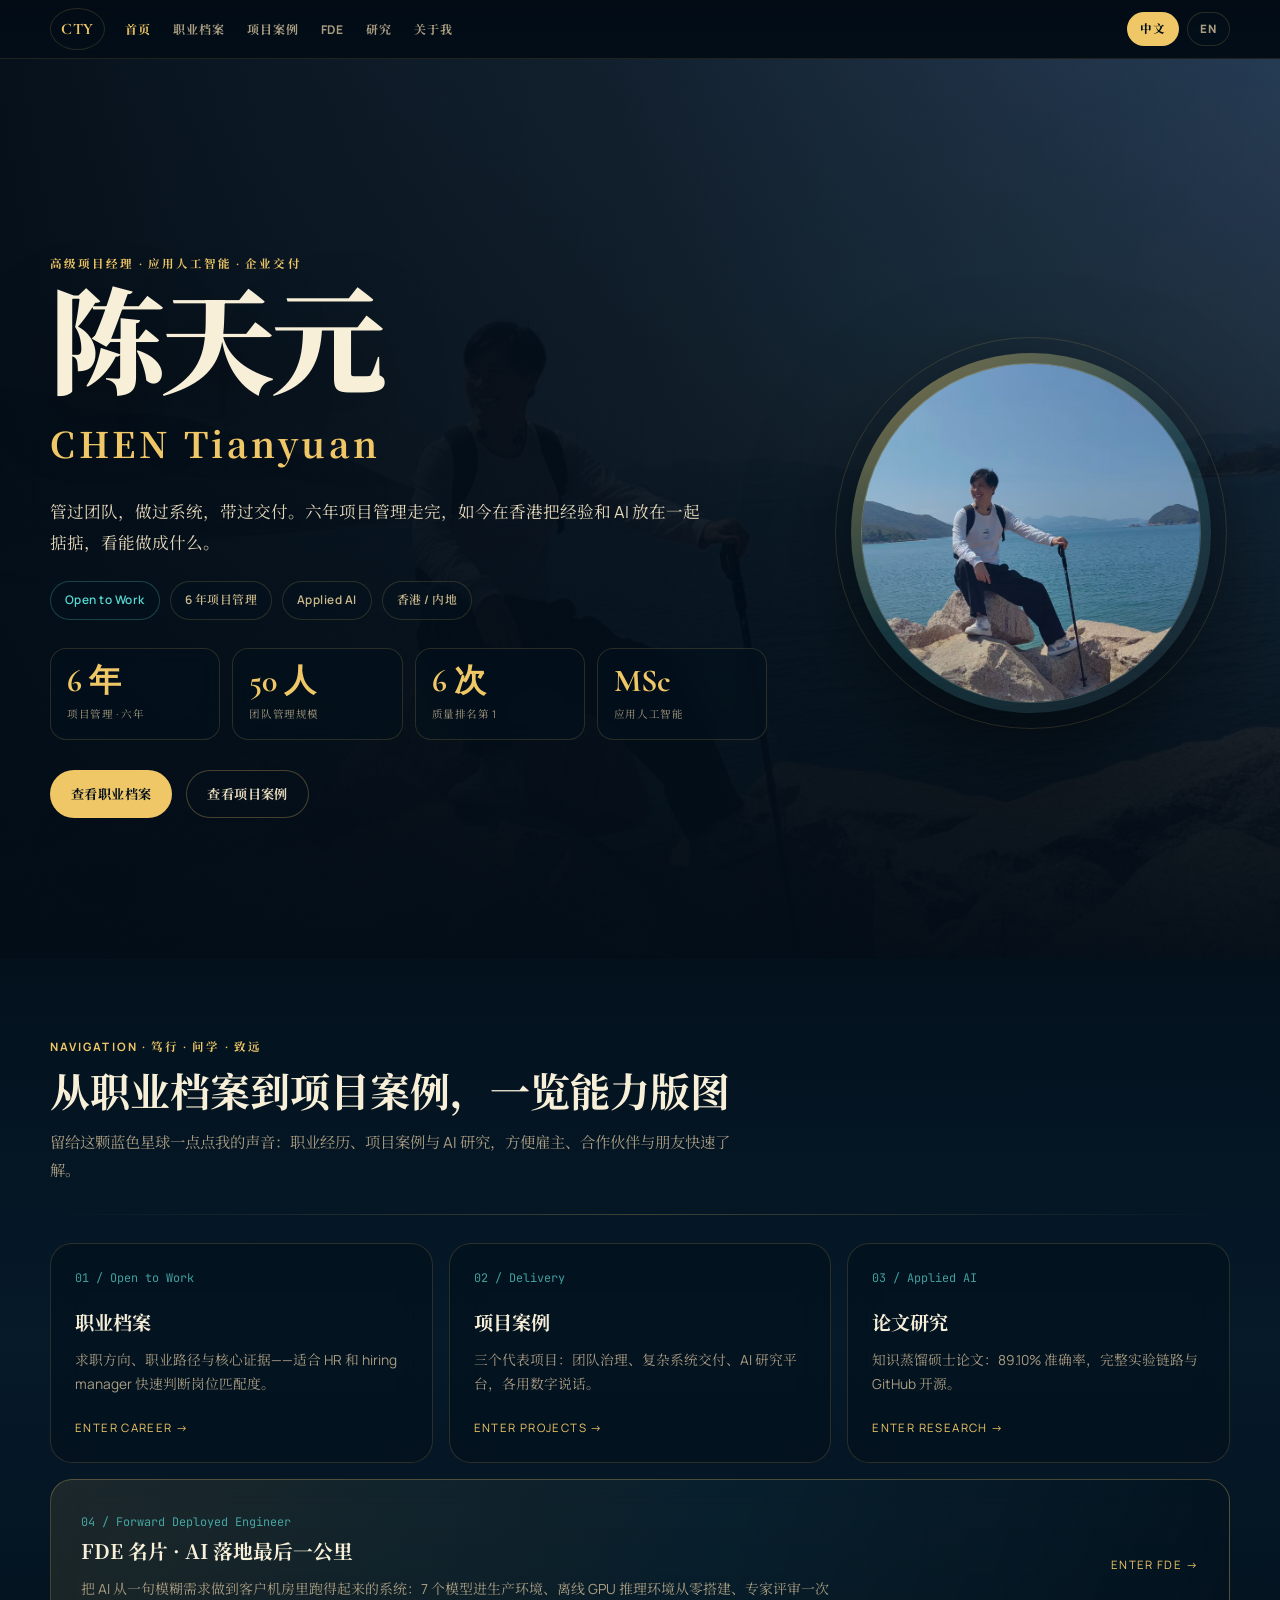
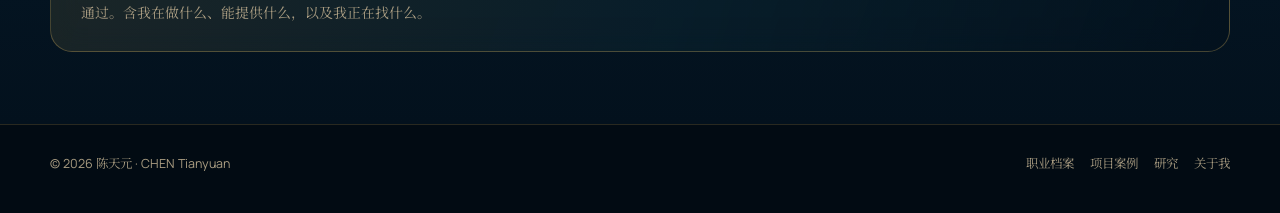
<file: index.html>
<!DOCTYPE html>
<html lang="zh-CN">

<head>
  <meta charset="UTF-8">
  <meta name="viewport" content="width=device-width, initial-scale=1.0">
  <title>陈天元 | 高级项目经理</title>
  <meta name="description" content="陈天元个人网站：高级项目经理，6年团队管理经验，Java 与分布式系统背景，应用人工智能硕士。">
  <meta property="og:title" content="陈天元 | 高级项目经理">
  <meta property="og:description" content="6年团队管理经验，50人规模交付管理，Java 与电商系统背景，应用人工智能硕士。">
  <meta property="og:type" content="website">
  <meta property="og:image" content="assets/img/portrait.png">
  <meta name="twitter:title" content="陈天元 | 高级项目经理">
  <meta name="twitter:description" content="高级项目经理，6年团队管理经验，应用人工智能硕士，关注 AI、复杂项目交付与数字化转型。">
  <meta name="twitter:card" content="summary_large_image">
  <link rel="preconnect" href="https://fonts.googleapis.com">
  <link rel="preconnect" href="https://fonts.gstatic.com" crossorigin>
  <link href="https://fonts.googleapis.com/css2?family=Cormorant+Garamond:wght@500;600;700&family=Manrope:wght@400;500;600;700;800&family=Noto+Serif+SC:wght@400;500;600;700&family=JetBrains+Mono:wght@400;600&display=swap" rel="stylesheet">
  <link rel="stylesheet" href="css/site.css">
</head>

<body data-page="home">
  <nav class="site-nav">
    <div class="shell nav-shell">
      <a class="brand" href="index.html">CTY</a>
      <div class="nav-links">
        <a href="index.html" data-nav="home">首页</a>
        <a href="career.html" data-nav="career">职业档案</a>
        <a href="projects.html" data-nav="projects">项目案例</a>
        <a href="fde.html" data-nav="fde">FDE</a>
        <a href="research.html" data-nav="research">研究</a>
        <a href="about.html" data-nav="about">关于我</a>
      </div>
      <div class="lang-switch" aria-label="语言切换">
        <a class="is-current" href="index.html">中文</a>
        <a href="en/index.html">EN</a>
      </div>
    </div>
  </nav>

  <header class="hero-panel hero-home">
    <div class="hero-bg" aria-hidden="true"></div>
    <div class="hero-noise"></div>
    <div class="shell hero-grid">
      <div class="hero-copy reveal">
        <p class="eyebrow">高级项目经理 · 应用人工智能 · 企业交付</p>
        <div class="name-lockup">
          <h1>陈天元</h1>
          <p class="hero-roman">CHEN Tianyuan</p>
        </div>
        <p class="lead">管过团队，做过系统，带过交付。六年项目管理走完，如今在香港把经验和 AI 放在一起掂掂，看能做成什么。</p>
        <div class="signal-row">
          <span class="signal-pill cyan">Open to Work</span>
          <span class="signal-pill">6 年项目管理</span>
          <span class="signal-pill">Applied AI</span>
          <span class="signal-pill">香港 / 内地</span>
        </div>
        <div class="hero-statbar">
          <div class="stat-chip">
            <strong>6 年</strong>
            <span>项目管理 · 六年</span>
          </div>
          <div class="stat-chip">
            <strong>50 人</strong>
            <span>团队管理规模</span>
          </div>
          <div class="stat-chip">
            <strong>6 次</strong>
            <span>质量排名第 1</span>
          </div>
          <div class="stat-chip">
            <strong>MSc</strong>
            <span>应用人工智能</span>
          </div>
        </div>
        <div class="cta-row">
          <a class="button button-primary" href="career.html">查看职业档案</a>
          <a class="button button-secondary" href="projects.html">查看项目案例</a>
        </div>
      </div>
      <div class="hero-photo reveal">
        <img src="assets/img/portrait.png" alt="陈天元">
      </div>
    </div>
  </header>

  <main>
    <section class="section-block">
      <div class="shell">
        <div class="section-head reveal">
          <p class="eyebrow">Navigation · 笃行 · 问学 · 致远</p>
          <h2>从职业档案到项目案例，一览能力版图</h2>
          <p class="section-text">留给这颗蓝色星球一点点我的声音：职业经历、项目案例与 AI 研究，方便雇主、合作伙伴与朋友快速了解。</p>
        </div>
        <div class="wave-divider"></div>
        <div class="portal-grid">
          <a class="portal-card reveal" href="career.html">
            <span class="portal-num">01 / Open to Work</span>
            <h3>职业档案</h3>
            <p>求职方向、职业路径与核心证据——适合 HR 和 hiring manager 快速判断岗位匹配度。</p>
            <span class="portal-arrow">Enter Career →</span>
          </a>
          <a class="portal-card reveal" href="projects.html">
            <span class="portal-num">02 / Delivery</span>
            <h3>项目案例</h3>
            <p>三个代表项目：团队治理、复杂系统交付、AI 研究平台，各用数字说话。</p>
            <span class="portal-arrow">Enter Projects →</span>
          </a>
          <a class="portal-card reveal" href="research.html">
            <span class="portal-num">03 / Applied AI</span>
            <h3>论文研究</h3>
            <p>知识蒸馏硕士论文：89.10% 准确率，完整实验链路与 GitHub 开源。</p>
            <span class="portal-arrow">Enter Research →</span>
          </a>
          <a class="portal-banner reveal" href="fde.html">
            <div>
              <span class="portal-num">04 / Forward Deployed Engineer</span>
              <h3>FDE 名片 · AI 落地最后一公里</h3>
              <p>把 AI 从一句模糊需求做到客户机房里跑得起来的系统：7 个模型进生产环境、离线 GPU 推理环境从零搭建、专家评审一次通过。含我在做什么、能提供什么，以及我正在找什么。</p>
            </div>
            <span class="portal-arrow">Enter FDE →</span>
          </a>
        </div>
      </div>
    </section>
  </main>

  <footer class="site-footer">
    <div class="shell footer-shell">
      <p>© 2026 陈天元 · CHEN Tianyuan</p>
      <div class="footer-links">
        <a href="career.html">职业档案</a>
        <a href="projects.html">项目案例</a>
        <a href="research.html">研究</a>
        <a href="about.html">关于我</a>
      </div>
    </div>
  </footer>

  <div class="mobile-quickbar" aria-label="移动端快捷操作">
    <a href="index.html" data-nav="home">首页</a>
    <a href="projects.html" data-nav="projects">项目</a>
    <a href="about.html" data-nav="about">联系</a>
    <a class="mobile-quickbar-primary" href="陈天元pm.pdf" download>简历</a>
  </div>

  <script src="js/site.js"></script>
</body>

</html>
</file>
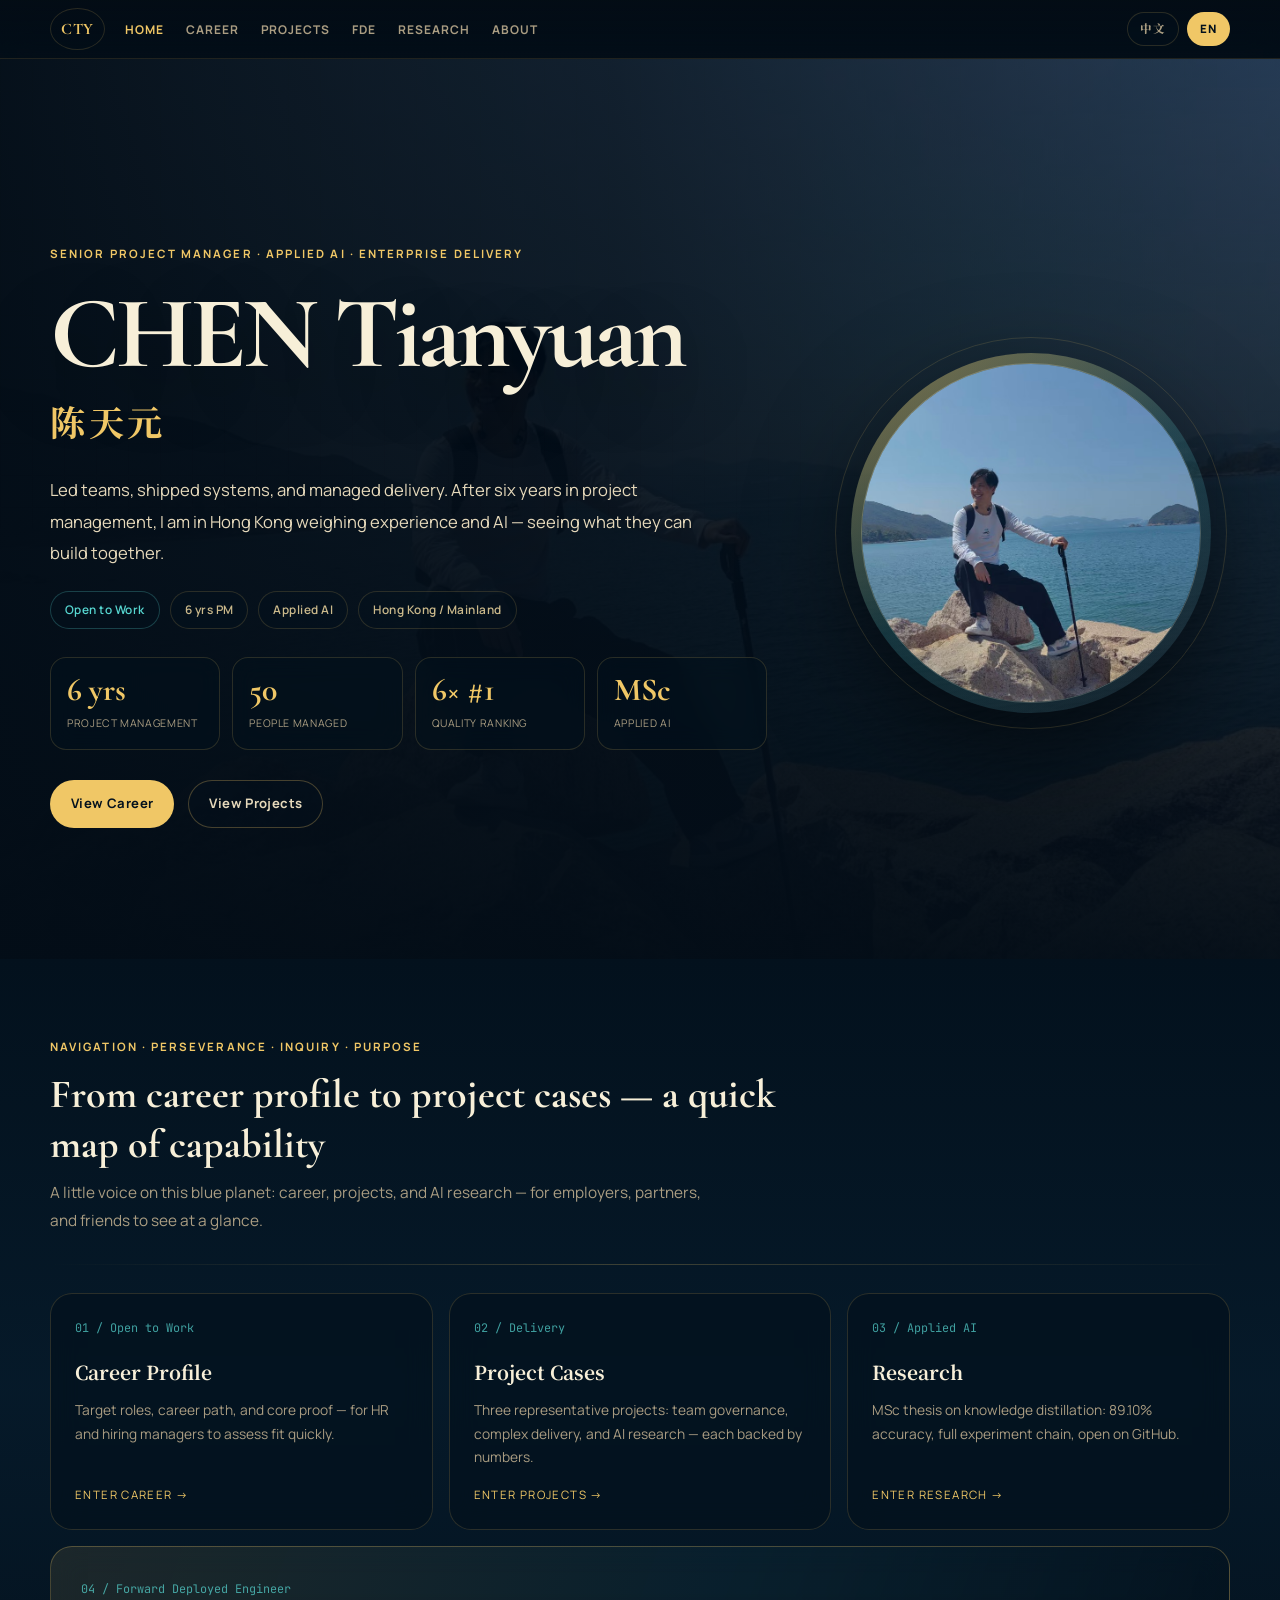
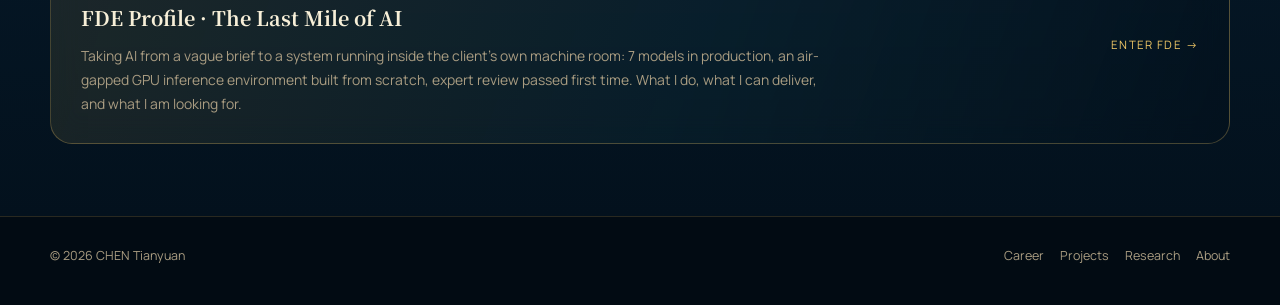
<file: en/index.html>
<!DOCTYPE html>
<html lang="en">

<head>
  <meta charset="UTF-8">
  <meta name="viewport" content="width=device-width, initial-scale=1.0">
  <title>CHEN Tianyuan | Senior Project Manager</title>
  <meta name="description" content="CHEN Tianyuan: Senior Project Manager, 6 years team leadership, Java & distributed systems, MSc Applied AI.">
  <meta property="og:image" content="../assets/img/portrait.png">
  <link rel="preconnect" href="https://fonts.googleapis.com">
  <link rel="preconnect" href="https://fonts.gstatic.com" crossorigin>
  <link href="https://fonts.googleapis.com/css2?family=Cormorant+Garamond:wght@500;600;700&family=Manrope:wght@400;500;600;700;800&family=Noto+Serif+SC:wght@400;500;600;700&family=JetBrains+Mono:wght@400;600&display=swap" rel="stylesheet">
  <link rel="stylesheet" href="../css/site.css">
</head>

<body class="lang-en" data-page="home">
  <nav class="site-nav">
    <div class="shell nav-shell">
      <a class="brand" href="index.html">CTY</a>
      <div class="nav-links">
        <a href="index.html" data-nav="home">Home</a>
        <a href="career.html" data-nav="career">Career</a>
        <a href="projects.html" data-nav="projects">Projects</a>
        <a href="fde.html" data-nav="fde">FDE</a>
        <a href="research.html" data-nav="research">Research</a>
        <a href="about.html" data-nav="about">About</a>
      </div>
      <div class="lang-switch" aria-label="Language switch">
        <a href="../index.html">中文</a>
        <a class="is-current" href="index.html">EN</a>
      </div>
    </div>
  </nav>

  <header class="hero-panel hero-home">
    <div class="hero-bg" aria-hidden="true"></div>
    <div class="hero-noise"></div>
    <div class="shell hero-grid">
      <div class="hero-copy reveal">
        <p class="eyebrow">Senior Project Manager · Applied AI · Enterprise Delivery</p>
        <div class="name-lockup">
          <h1>CHEN Tianyuan</h1>
          <p class="hero-roman">陈天元</p>
        </div>
        <p class="lead">Led teams, shipped systems, and managed delivery. After six years in project management, I am in Hong Kong weighing experience and AI — seeing what they can build together.</p>
        <div class="signal-row">
          <span class="signal-pill cyan">Open to Work</span>
          <span class="signal-pill">6 yrs PM</span>
          <span class="signal-pill">Applied AI</span>
          <span class="signal-pill">Hong Kong / Mainland</span>
        </div>
        <div class="hero-statbar">
          <div class="stat-chip"><strong>6 yrs</strong><span>Project management</span></div>
          <div class="stat-chip"><strong>50</strong><span>People managed</span></div>
          <div class="stat-chip"><strong>6× #1</strong><span>Quality ranking</span></div>
          <div class="stat-chip"><strong>MSc</strong><span>Applied AI</span></div>
        </div>
        <div class="cta-row">
          <a class="button button-primary" href="career.html">View Career</a>
          <a class="button button-secondary" href="projects.html">View Projects</a>
        </div>
      </div>
      <div class="hero-photo reveal">
        <img src="../assets/img/portrait.png" alt="CHEN Tianyuan">
      </div>
    </div>
  </header>

  <main>
    <section class="section-block">
      <div class="shell">
        <div class="section-head reveal">
          <p class="eyebrow">Navigation · Perseverance · Inquiry · Purpose</p>
          <h2>From career profile to project cases — a quick map of capability</h2>
          <p class="section-text">A little voice on this blue planet: career, projects, and AI research — for employers, partners, and friends to see at a glance.</p>
        </div>
        <div class="wave-divider"></div>
        <div class="portal-grid">
          <a class="portal-card reveal" href="career.html">
            <span class="portal-num">01 / Open to Work</span>
            <h3>Career Profile</h3>
            <p>Target roles, career path, and core proof — for HR and hiring managers to assess fit quickly.</p>
            <span class="portal-arrow">Enter Career →</span>
          </a>
          <a class="portal-card reveal" href="projects.html">
            <span class="portal-num">02 / Delivery</span>
            <h3>Project Cases</h3>
            <p>Three representative projects: team governance, complex delivery, and AI research — each backed by numbers.</p>
            <span class="portal-arrow">Enter Projects →</span>
          </a>
          <a class="portal-card reveal" href="research.html">
            <span class="portal-num">03 / Applied AI</span>
            <h3>Research</h3>
            <p>MSc thesis on knowledge distillation: 89.10% accuracy, full experiment chain, open on GitHub.</p>
            <span class="portal-arrow">Enter Research →</span>
          </a>
          <a class="portal-banner reveal" href="fde.html">
            <div>
              <span class="portal-num">04 / Forward Deployed Engineer</span>
              <h3>FDE Profile · The Last Mile of AI</h3>
              <p>Taking AI from a vague brief to a system running inside the client's own machine room: 7 models in production, an air-gapped GPU inference environment built from scratch, expert review passed first time. What I do, what I can deliver, and what I am looking for.</p>
            </div>
            <span class="portal-arrow">Enter FDE →</span>
          </a>
        </div>
      </div>
    </section>
  </main>

  <footer class="site-footer">
    <div class="shell footer-shell">
      <p>© 2026 CHEN Tianyuan</p>
      <div class="footer-links">
        <a href="career.html">Career</a>
        <a href="projects.html">Projects</a>
        <a href="research.html">Research</a>
        <a href="about.html">About</a>
      </div>
    </div>
  </footer>

  <div class="mobile-quickbar" aria-label="Mobile quick actions">
    <a href="index.html" data-nav="home">Home</a>
    <a href="projects.html" data-nav="projects">Projects</a>
    <a href="about.html" data-nav="about">Contact</a>
    <a class="mobile-quickbar-primary" href="../陈天元pm.pdf" download>CV</a>
  </div>

  <script src="../js/site.js"></script>
</body>

</html>
</file>
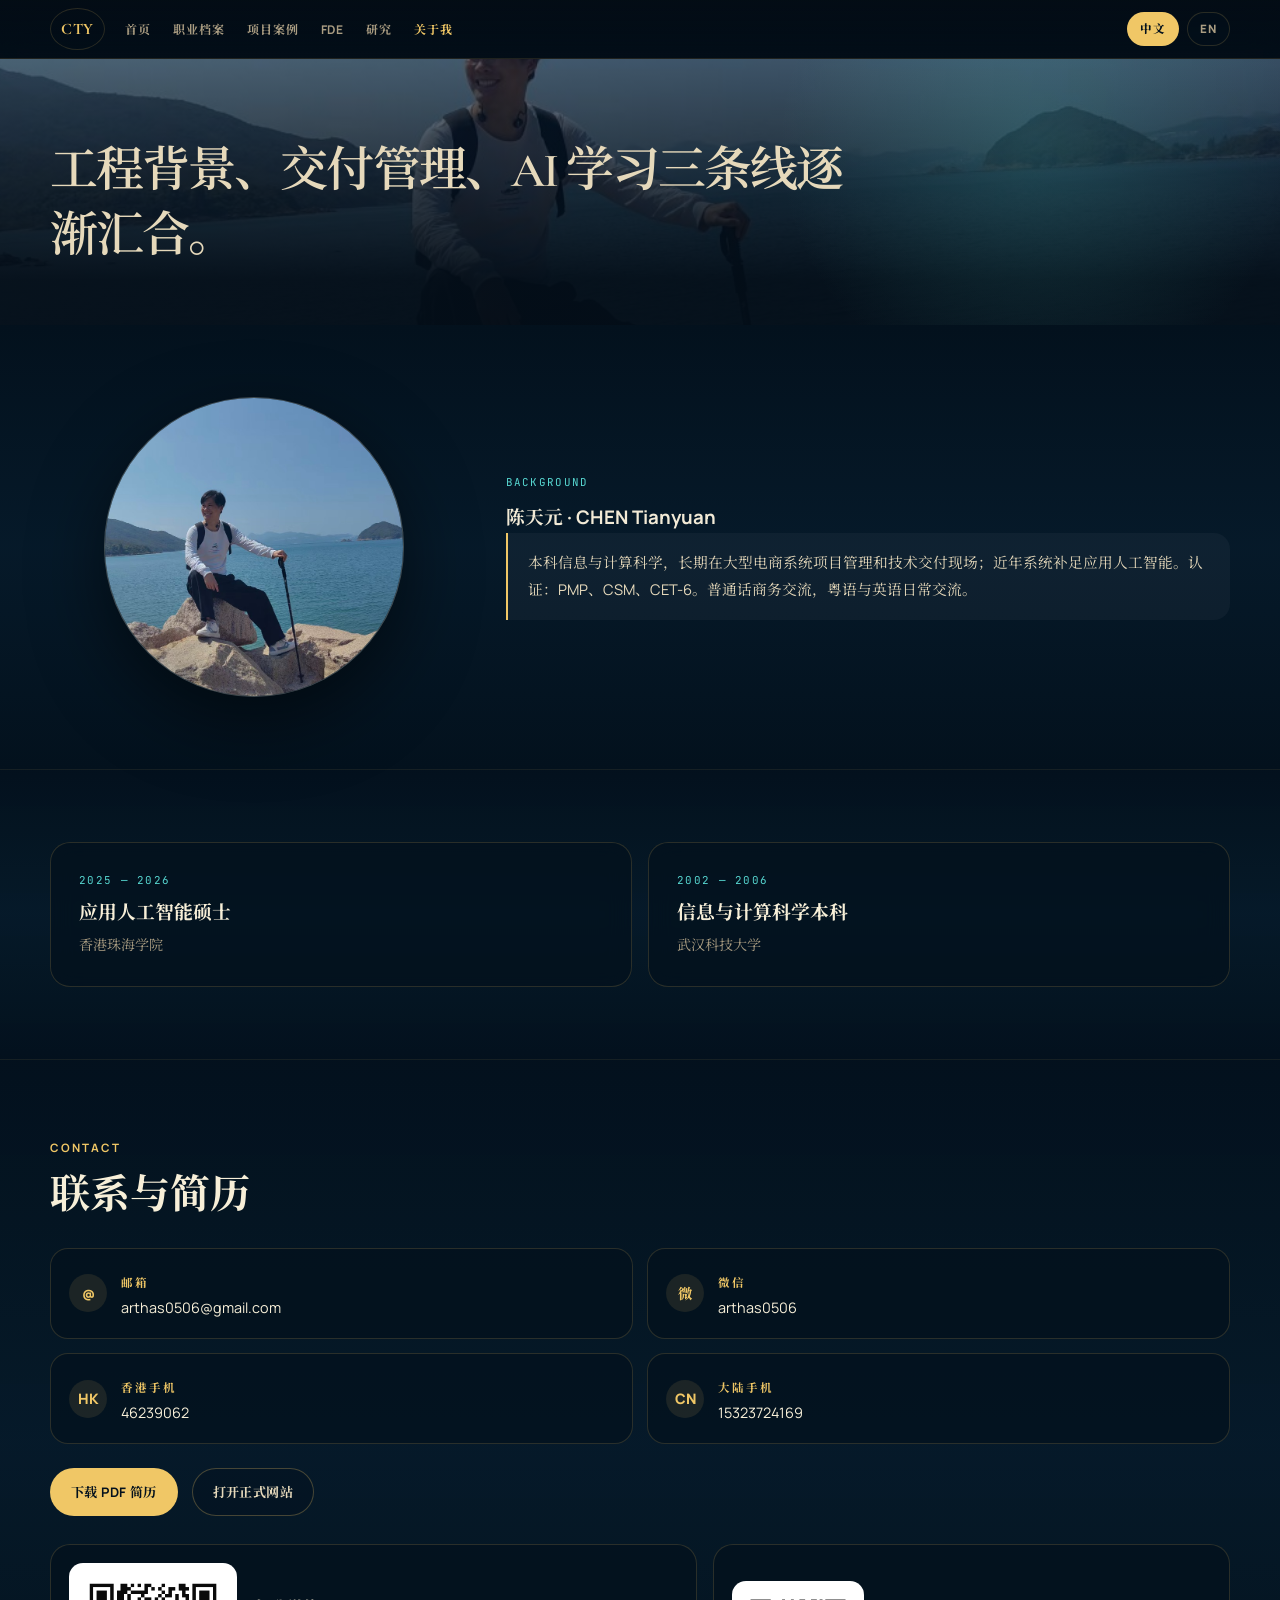
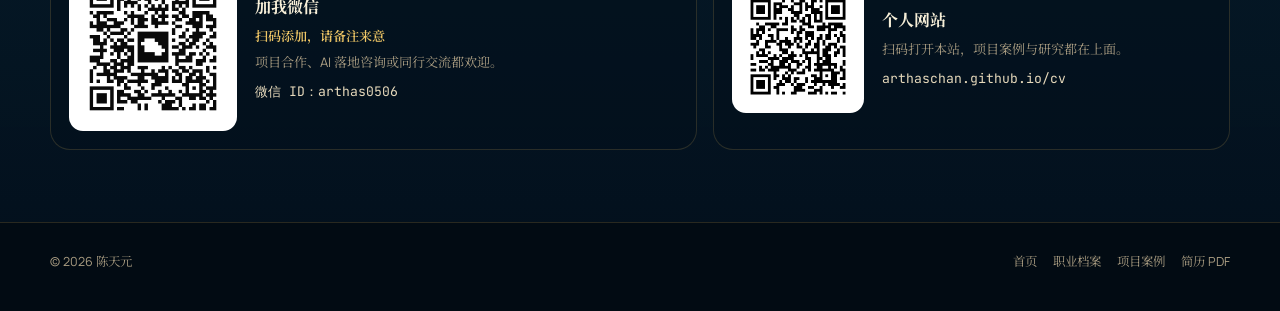
<file: about.html>
<!DOCTYPE html>
<html lang="zh-CN">

<head>
  <meta charset="UTF-8">
  <meta name="viewport" content="width=device-width, initial-scale=1.0">
  <title>陈天元 | 关于我</title>
  <meta name="description" content="陈天元的教育背景、认证、语言能力与联系方式。">
  <meta property="og:title" content="陈天元 | 关于我">
  <meta property="og:description" content="教育背景、认证、语言能力与联系方式。">
  <meta property="og:type" content="profile">
  <link rel="preconnect" href="https://fonts.googleapis.com">
  <link rel="preconnect" href="https://fonts.gstatic.com" crossorigin>
  <link href="https://fonts.googleapis.com/css2?family=Cormorant+Garamond:wght@500;600;700&family=Manrope:wght@400;500;600;700;800&family=Noto+Serif+SC:wght@400;500;600;700&family=JetBrains+Mono:wght@400;600&display=swap" rel="stylesheet">
  <link rel="stylesheet" href="css/site.css">
</head>

<body data-page="about">
  <nav class="site-nav">
    <div class="shell nav-shell">
      <a class="brand" href="index.html">CTY</a>
      <div class="nav-links">
        <a href="index.html" data-nav="home">首页</a>
        <a href="career.html" data-nav="career">职业档案</a>
        <a href="projects.html" data-nav="projects">项目案例</a>
        <a href="fde.html" data-nav="fde">FDE</a>
        <a href="research.html" data-nav="research">研究</a>
        <a href="about.html" data-nav="about">关于我</a>
      </div>
      <div class="lang-switch" aria-label="语言切换">
        <a class="is-current" href="about.html">中文</a>
        <a href="en/about.html">EN</a>
      </div>
    </div>
  </nav>

  <header class="page-banner page-hero page-bg-about page-banner-minimal">
    <div class="page-hero-bg" aria-hidden="true"></div>
    <div class="shell reveal">
      <h1 class="lead lead-hero narrow">工程背景、交付管理、AI 学习三条线逐渐汇合。</h1>
    </div>
  </header>

  <main>
    <section class="section-block">
      <div class="shell">
        <div class="split reveal">
          <img class="portrait" src="assets/img/portrait.png" alt="陈天元">
          <div>
            <span class="tag">Background</span>
            <h3>陈天元 · CHEN Tianyuan</h3>
            <p class="note">本科信息与计算科学，长期在大型电商系统项目管理和技术交付现场；近年系统补足应用人工智能。认证：PMP、CSM、CET-6。普通话商务交流，粤语与英语日常交流。</p>
          </div>
        </div>
      </div>
    </section>

    <section class="section-block">
      <div class="shell">
        <div class="card-grid">
          <article class="feature-card reveal">
            <span class="tag">2025 — 2026</span>
            <h3>应用人工智能硕士</h3>
            <p>香港珠海学院</p>
          </article>
          <article class="feature-card reveal">
            <span class="tag">2002 — 2006</span>
            <h3>信息与计算科学本科</h3>
            <p>武汉科技大学</p>
          </article>
        </div>
      </div>
    </section>

    <section class="section-block">
      <div class="shell">
        <div class="section-head reveal">
          <p class="eyebrow">Contact</p>
          <h2>联系与简历</h2>
        </div>
        <div class="contact-grid reveal">
          <article class="contact-card">
            <span class="contact-icon">@</span>
            <div>
              <span class="contact-label">邮箱</span>
              <div class="contact-val">arthas0506@gmail.com</div>
            </div>
          </article>
          <article class="contact-card">
            <span class="contact-icon">微</span>
            <div>
              <span class="contact-label">微信</span>
              <div class="contact-val">arthas0506</div>
            </div>
          </article>
          <article class="contact-card">
            <span class="contact-icon">HK</span>
            <div>
              <span class="contact-label">香港手机</span>
              <div class="contact-val">46239062</div>
            </div>
          </article>
          <article class="contact-card">
            <span class="contact-icon">CN</span>
            <div>
              <span class="contact-label">大陆手机</span>
              <div class="contact-val">15323724169</div>
            </div>
          </article>
        </div>
        <div class="cta-row reveal" style="margin-top: 24px;">
          <a class="button button-primary" href="陈天元pm.pdf" download>下载 PDF 简历</a>
          <a class="button button-secondary" href="https://arthaschan.github.io/cv/" target="_blank" rel="noopener">打开正式网站</a>
        </div>
        <div class="qr-pair reveal" style="margin-top: 28px;">
          <figure class="qr-card qr-card--lg">
            <img src="assets/qr/wechat-qr.png" alt="微信二维码：扫码添加陈天元">
            <figcaption class="qr-card-text">
              <b>加我微信</b>
              <span class="qr-tip">扫码添加，请备注来意</span>
              <span>项目合作、AI 落地咨询或同行交流都欢迎。</span>
              <span class="qr-id">微信 ID：arthas0506</span>
            </figcaption>
          </figure>
          <figure class="qr-card">
            <img src="assets/qr/site-qr.png" alt="个人网站二维码">
            <figcaption class="qr-card-text">
              <b>个人网站</b>
              <span>扫码打开本站，项目案例与研究都在上面。</span>
              <span class="qr-id">arthaschan.github.io/cv</span>
            </figcaption>
          </figure>
        </div>
      </div>
    </section>
  </main>

  <footer class="site-footer">
    <div class="shell footer-shell">
      <p>© 2026 陈天元</p>
      <div class="footer-links">
        <a href="index.html">首页</a>
        <a href="career.html">职业档案</a>
        <a href="projects.html">项目案例</a>
        <a href="陈天元pm.pdf">简历 PDF</a>
      </div>
    </div>
  </footer>

  <div class="mobile-quickbar" aria-label="移动端快捷操作">
    <a href="index.html" data-nav="home">首页</a>
    <a href="projects.html" data-nav="projects">项目</a>
    <a href="about.html" data-nav="about">联系</a>
    <a class="mobile-quickbar-primary" href="陈天元pm.pdf" download>简历</a>
  </div>

  <script src="js/site.js"></script>
</body>

</html>
</file>
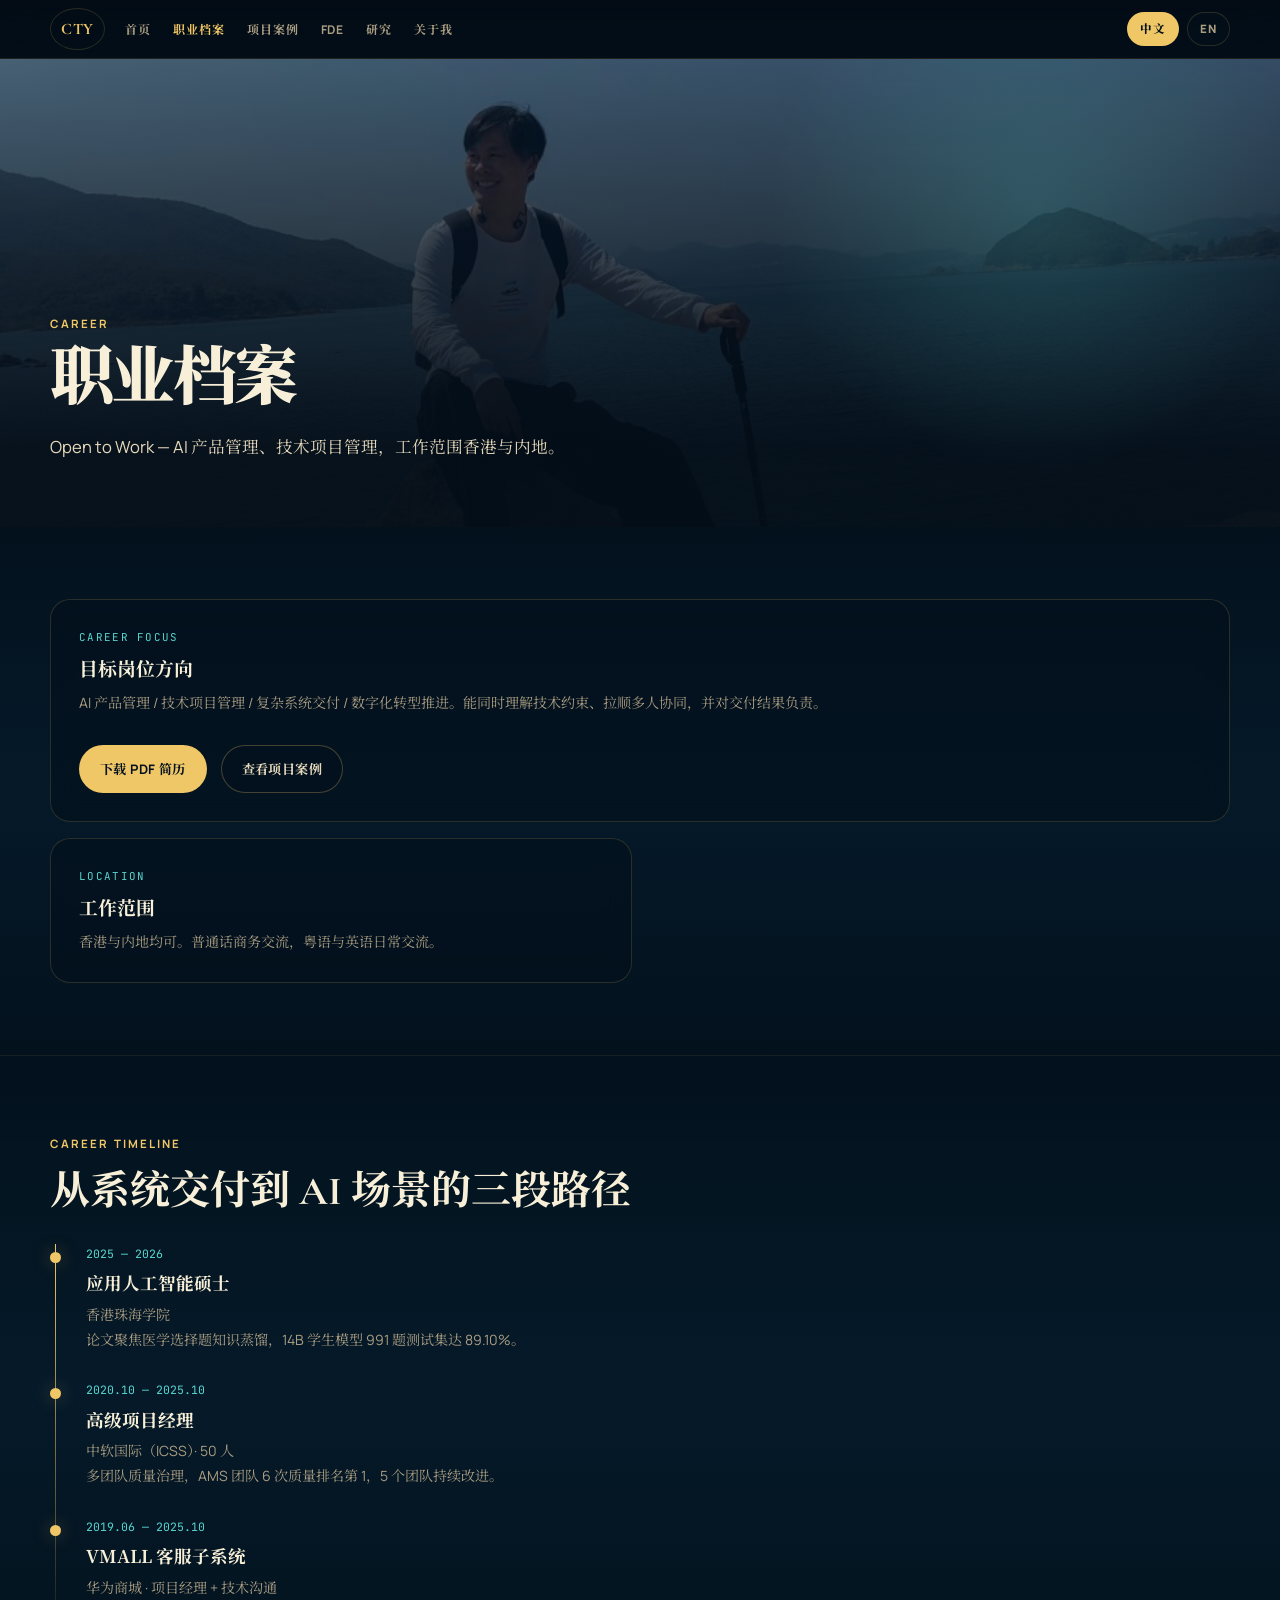
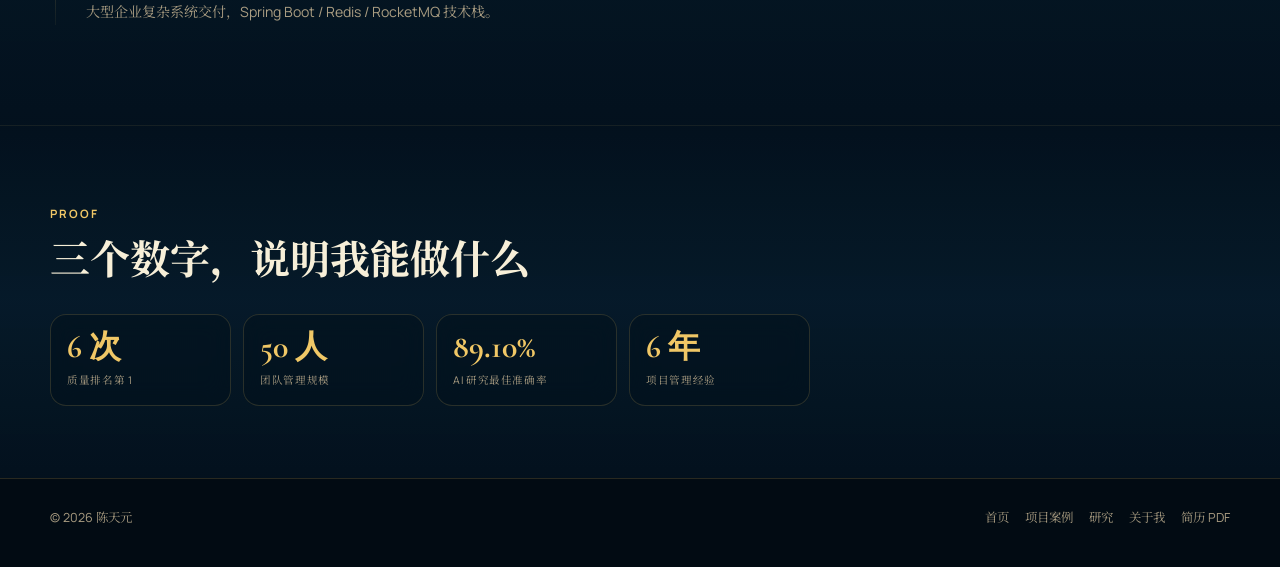
<file: career.html>
<!DOCTYPE html>
<html lang="zh-CN">

<head>
  <meta charset="UTF-8">
  <meta name="viewport" content="width=device-width, initial-scale=1.0">
  <title>陈天元 | 职业档案</title>
  <meta name="description" content="陈天元职业档案：高级项目经理，AI 产品/技术项目管理方向，香港与内地。">
  <meta property="og:title" content="陈天元 | 职业档案">
  <meta property="og:description" content="高级项目经理，能处理技术复杂度、跨团队协同和交付质量问题。">
  <meta property="og:type" content="profile">
  <link rel="preconnect" href="https://fonts.googleapis.com">
  <link rel="preconnect" href="https://fonts.gstatic.com" crossorigin>
  <link href="https://fonts.googleapis.com/css2?family=Cormorant+Garamond:wght@500;600;700&family=Manrope:wght@400;500;600;700;800&family=Noto+Serif+SC:wght@400;500;600;700&family=JetBrains+Mono:wght@400;600&display=swap" rel="stylesheet">
  <link rel="stylesheet" href="css/site.css">
</head>

<body data-page="career">
  <nav class="site-nav">
    <div class="shell nav-shell">
      <a class="brand" href="index.html">CTY</a>
      <div class="nav-links">
        <a href="index.html" data-nav="home">首页</a>
        <a href="career.html" data-nav="career">职业档案</a>
        <a href="projects.html" data-nav="projects">项目案例</a>
        <a href="fde.html" data-nav="fde">FDE</a>
        <a href="research.html" data-nav="research">研究</a>
        <a href="about.html" data-nav="about">关于我</a>
      </div>
      <div class="lang-switch" aria-label="语言切换">
        <a class="is-current" href="career.html">中文</a>
        <a href="en/career.html">EN</a>
      </div>
    </div>
  </nav>

  <header class="page-banner page-hero page-bg-career">
    <div class="page-hero-bg" aria-hidden="true"></div>
    <div class="shell reveal">
      <p class="eyebrow">Career</p>
      <h1>职业档案</h1>
      <p class="lead narrow">Open to Work — AI 产品管理、技术项目管理，工作范围香港与内地。</p>
    </div>
  </header>

  <main>
    <section class="section-block">
      <div class="shell">
        <div class="card-grid">
          <article class="feature-card wide reveal">
            <span class="tag">Career Focus</span>
            <h3>目标岗位方向</h3>
            <p>AI 产品管理 / 技术项目管理 / 复杂系统交付 / 数字化转型推进。能同时理解技术约束、拉顺多人协同，并对交付结果负责。</p>
            <div class="cta-row">
              <a class="button button-primary" href="陈天元pm.pdf" download>下载 PDF 简历</a>
              <a class="button button-secondary" href="projects.html">查看项目案例</a>
            </div>
          </article>

          <article class="feature-card reveal">
            <span class="tag">Location</span>
            <h3>工作范围</h3>
            <p>香港与内地均可。普通话商务交流，粤语与英语日常交流。</p>
          </article>
        </div>
      </div>
    </section>

    <section class="section-block">
      <div class="shell">
        <div class="section-head reveal">
          <p class="eyebrow">Career Timeline</p>
          <h2>从系统交付到 AI 场景的三段路径</h2>
        </div>
        <div class="timeline reveal">
          <article class="tl-item">
            <p class="tl-period">2025 — 2026</p>
            <h3>应用人工智能硕士</h3>
            <p class="tl-org">香港珠海学院</p>
            <p class="tl-desc">论文聚焦医学选择题知识蒸馏，14B 学生模型 991 题测试集达 89.10%。</p>
          </article>
          <article class="tl-item">
            <p class="tl-period">2020.10 — 2025.10</p>
            <h3>高级项目经理</h3>
            <p class="tl-org">中软国际（ICSS）· 50 人</p>
            <p class="tl-desc">多团队质量治理，AMS 团队 6 次质量排名第 1，5 个团队持续改进。</p>
          </article>
          <article class="tl-item">
            <p class="tl-period">2019.06 — 2025.10</p>
            <h3>VMALL 客服子系统</h3>
            <p class="tl-org">华为商城 · 项目经理 + 技术沟通</p>
            <p class="tl-desc">大型企业复杂系统交付，Spring Boot / Redis / RocketMQ 技术栈。</p>
          </article>
        </div>
      </div>
    </section>

    <section class="section-block">
      <div class="shell">
        <div class="section-head reveal">
          <p class="eyebrow">Proof</p>
          <h2>三个数字，说明我能做什么</h2>
        </div>
        <div class="hero-statbar reveal">
          <div class="stat-chip">
            <strong>6 次</strong>
            <span>质量排名第 1</span>
          </div>
          <div class="stat-chip">
            <strong>50 人</strong>
            <span>团队管理规模</span>
          </div>
          <div class="stat-chip">
            <strong>89.10%</strong>
            <span>AI 研究最佳准确率</span>
          </div>
          <div class="stat-chip">
            <strong>6 年</strong>
            <span>项目管理经验</span>
          </div>
        </div>
      </div>
    </section>
  </main>

  <footer class="site-footer">
    <div class="shell footer-shell">
      <p>© 2026 陈天元</p>
      <div class="footer-links">
        <a href="index.html">首页</a>
        <a href="projects.html">项目案例</a>
        <a href="research.html">研究</a>
        <a href="about.html">关于我</a>
        <a href="陈天元pm.pdf">简历 PDF</a>
      </div>
    </div>
  </footer>

  <div class="mobile-quickbar" aria-label="移动端快捷操作">
    <a href="index.html" data-nav="home">首页</a>
    <a href="projects.html" data-nav="projects">项目</a>
    <a href="about.html" data-nav="about">联系</a>
    <a class="mobile-quickbar-primary" href="陈天元pm.pdf" download>简历</a>
  </div>

  <script src="js/site.js"></script>
</body>

</html>
</file>
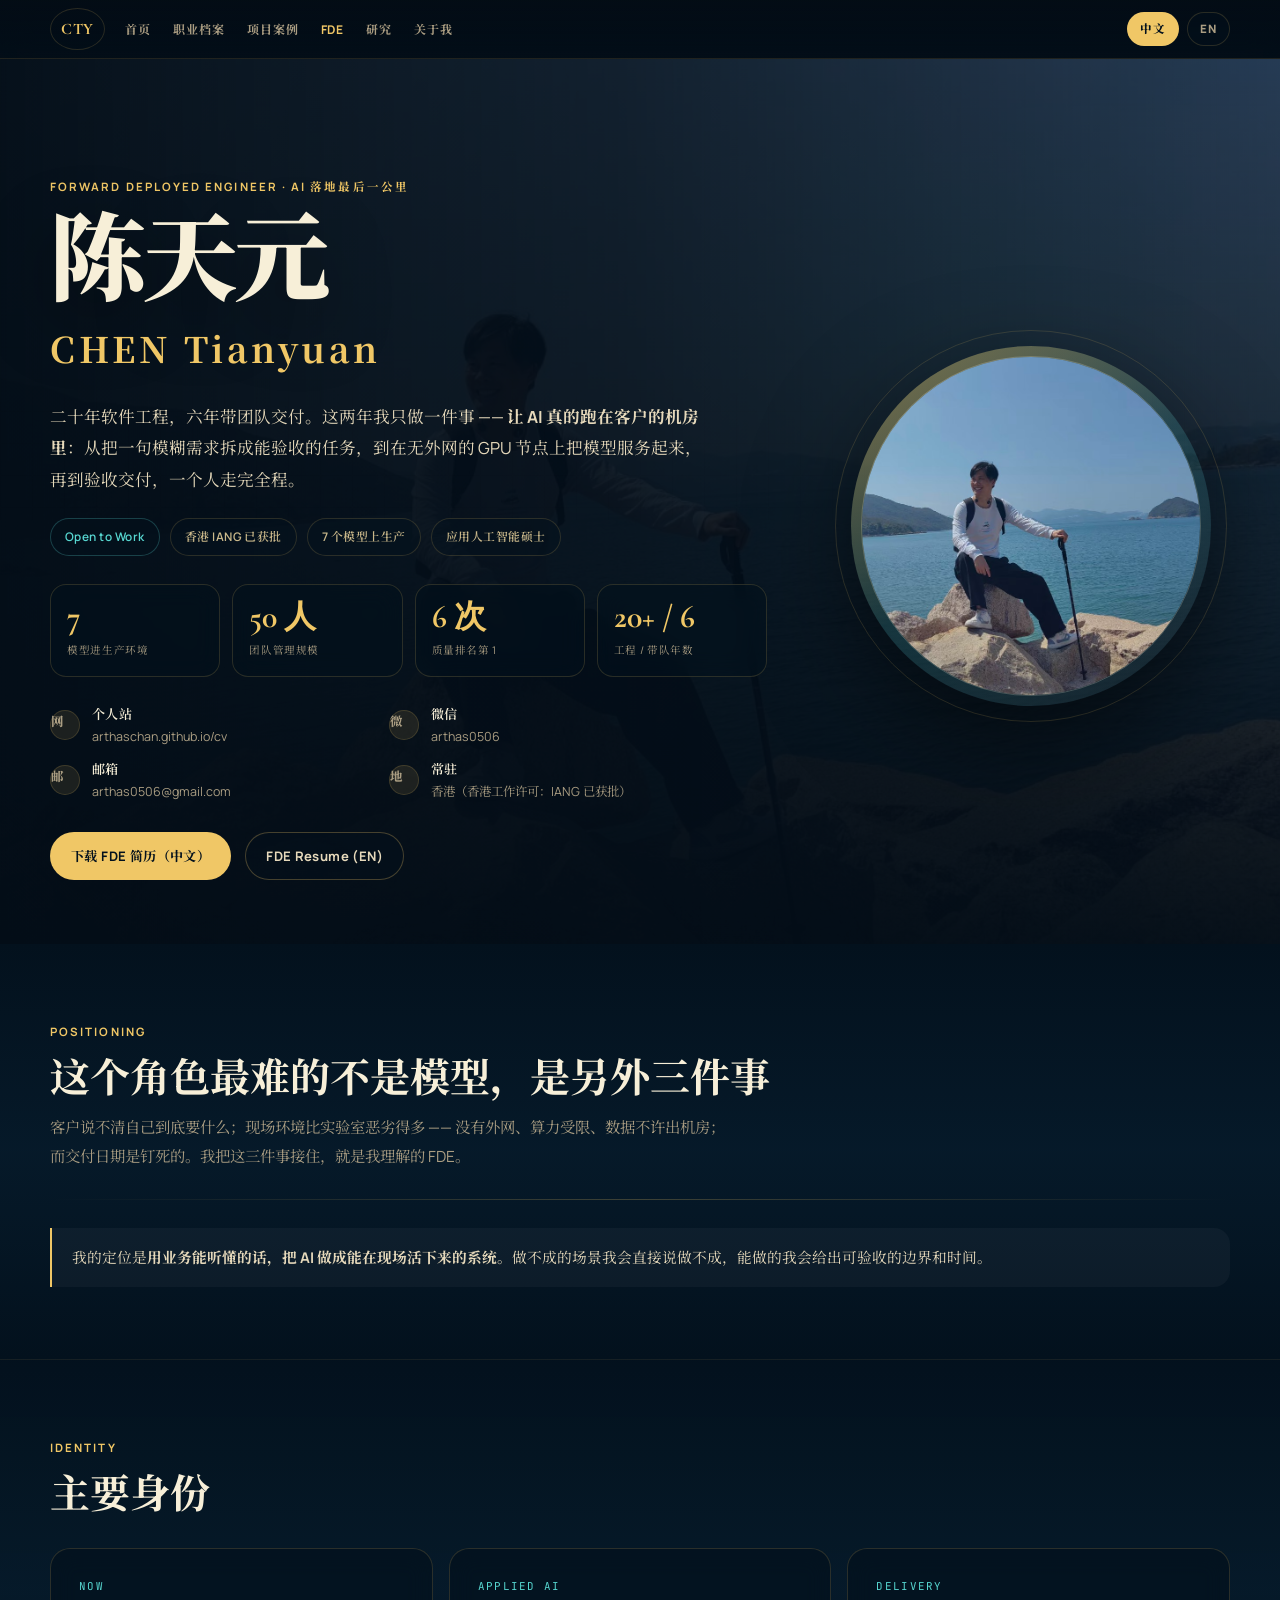
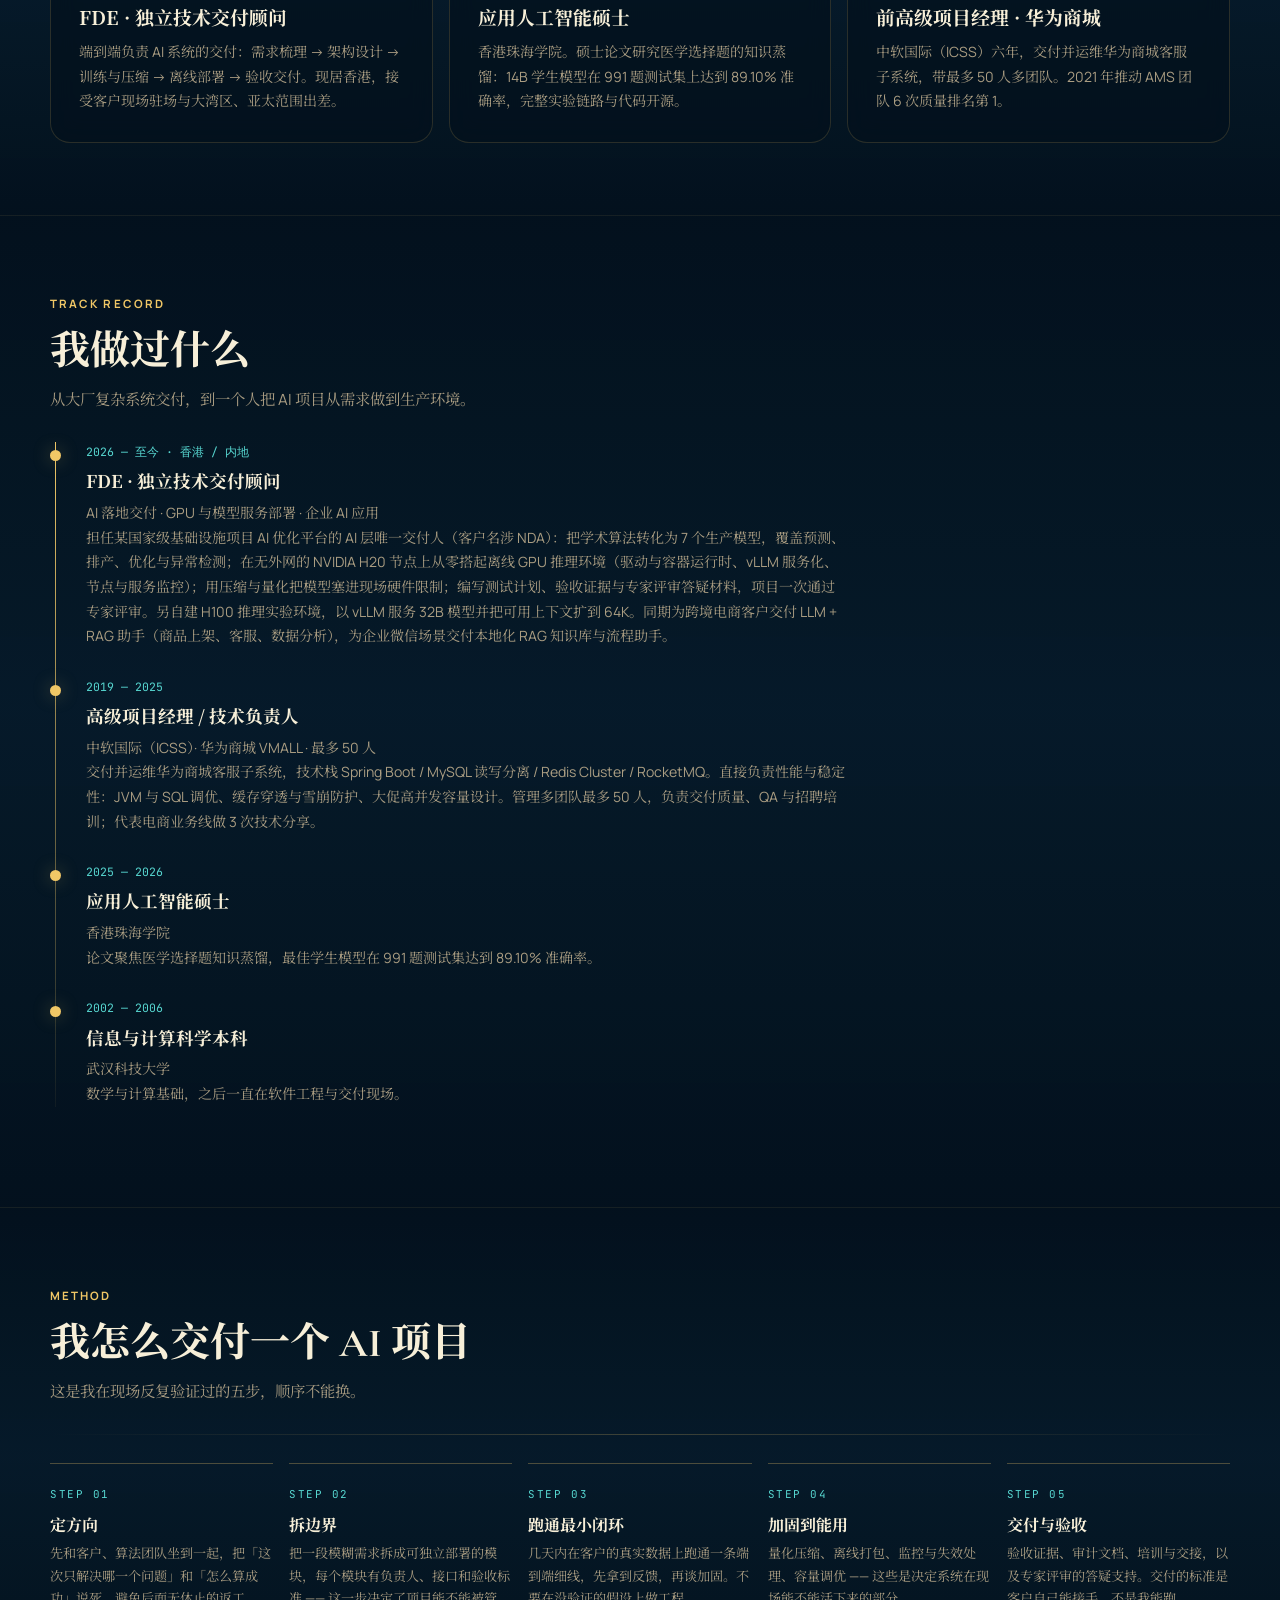
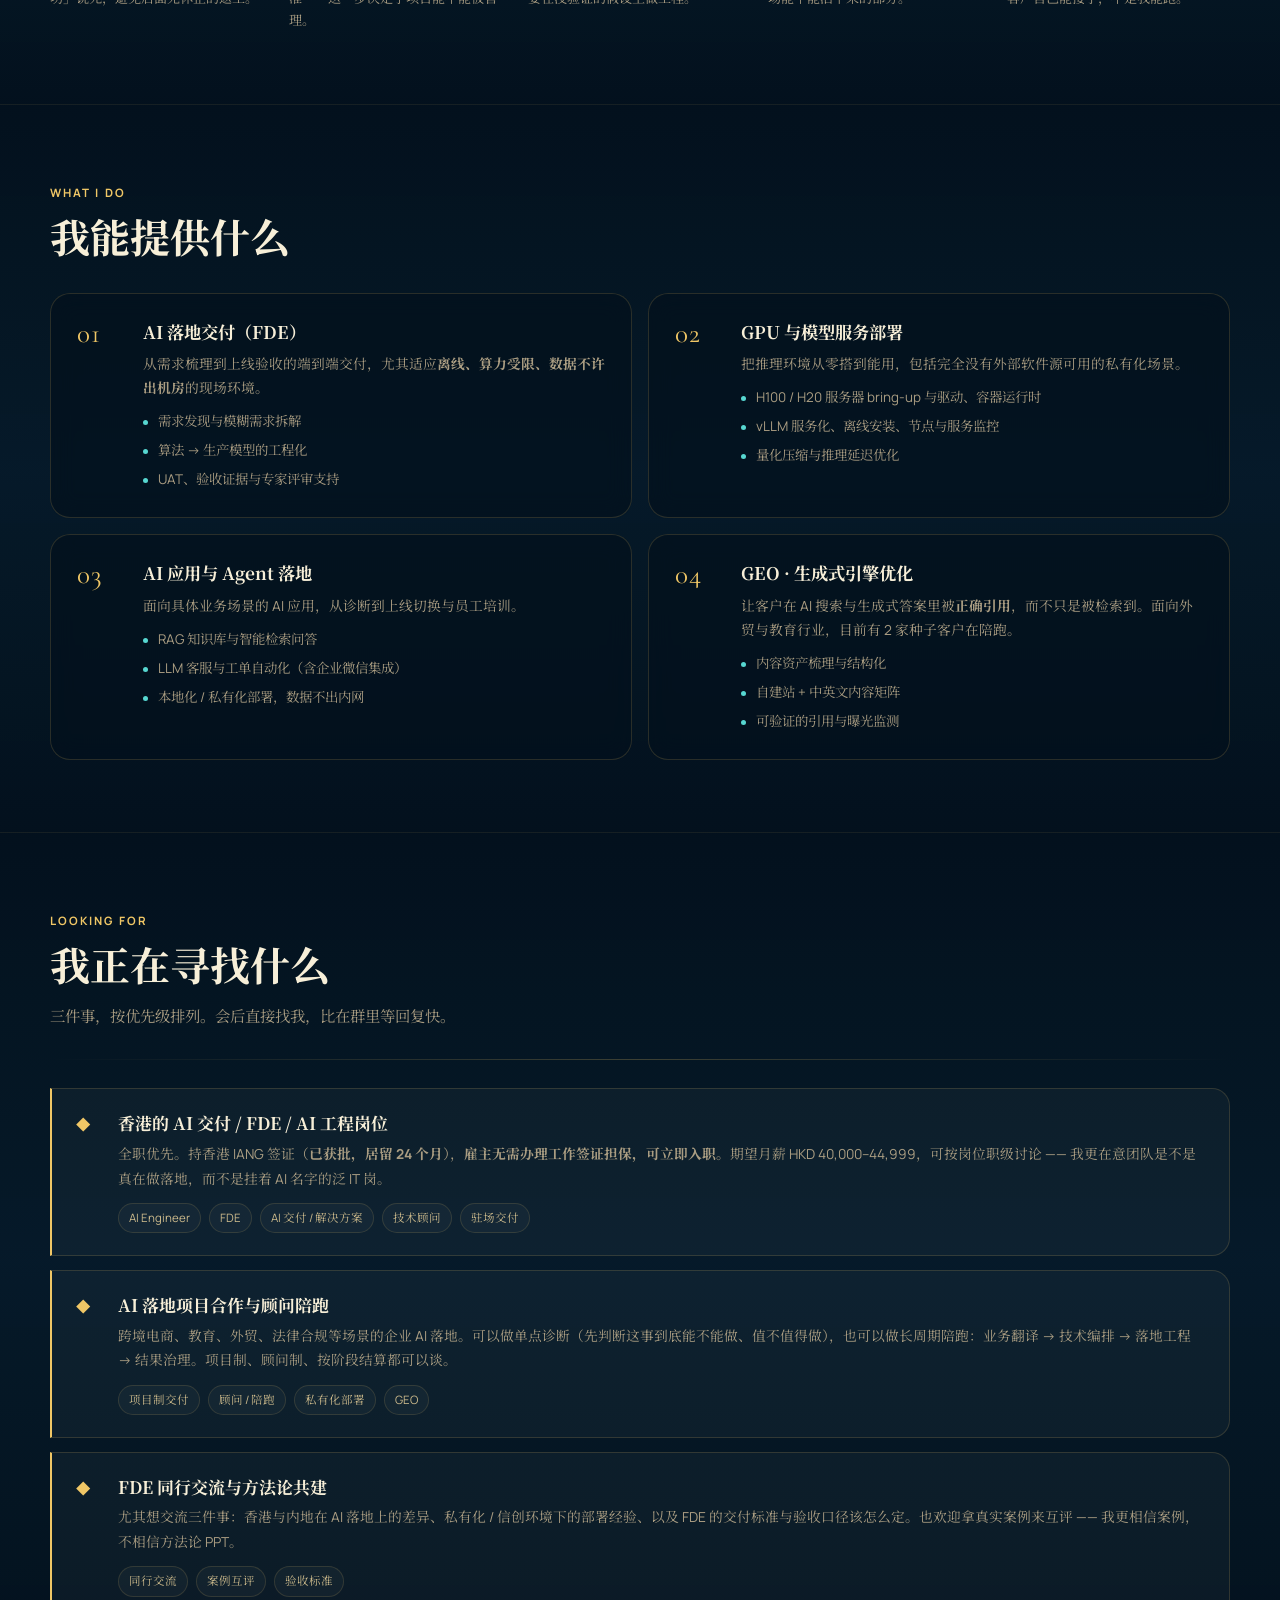
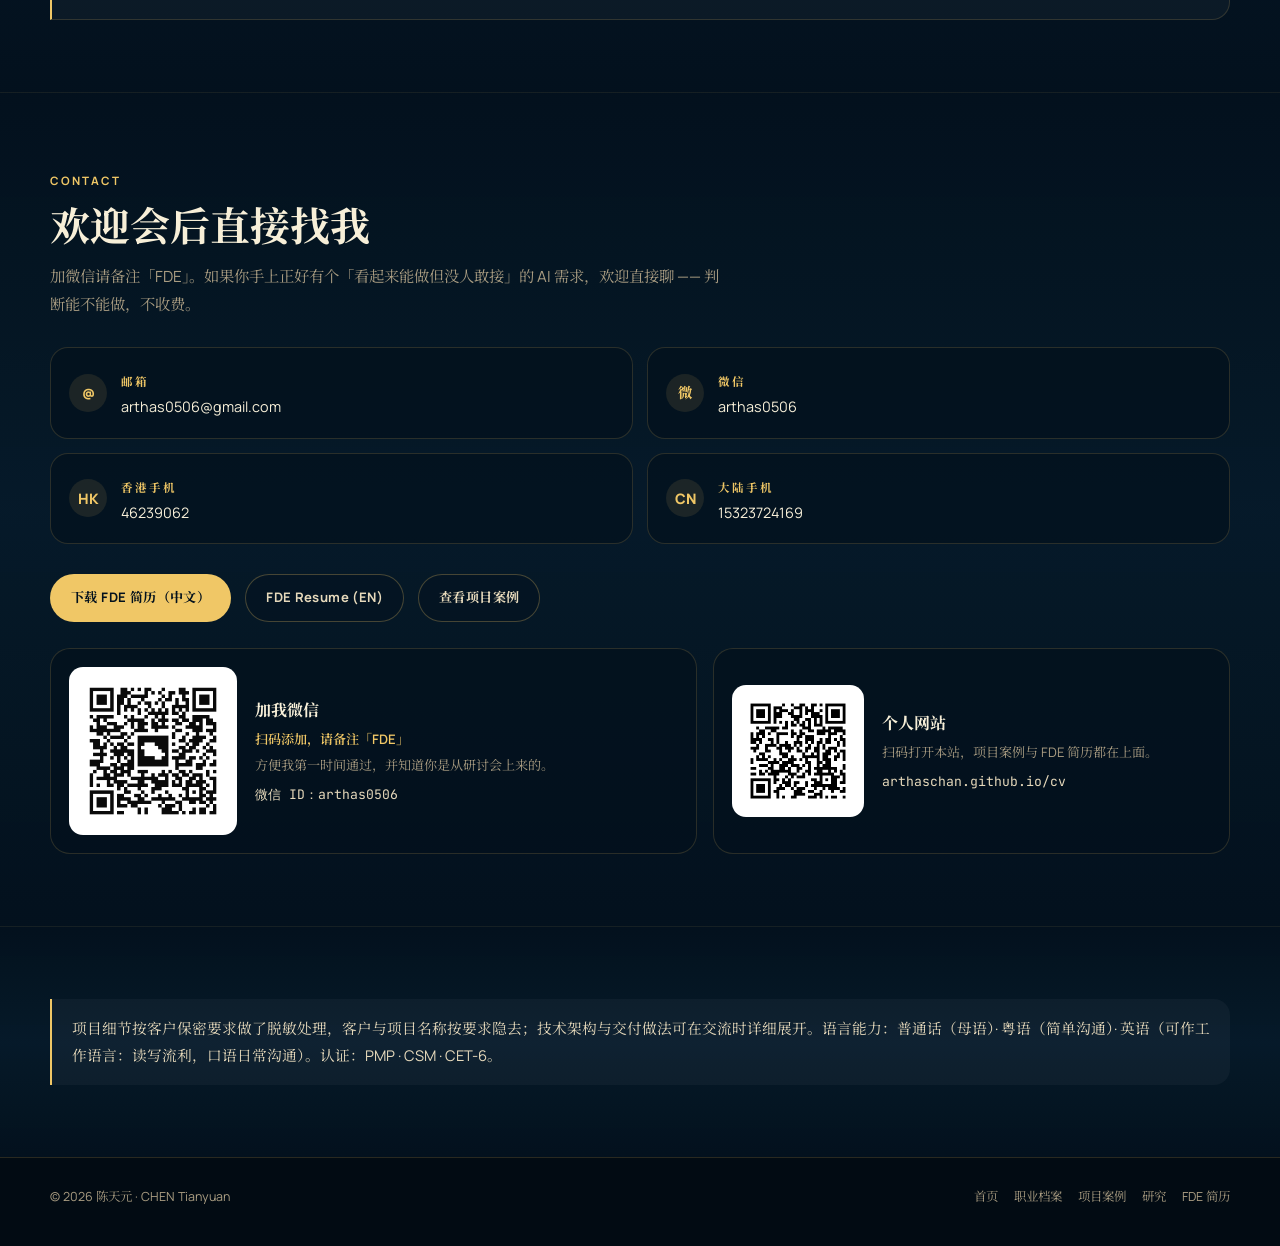
<file: fde.html>
<!DOCTYPE html>
<html lang="zh-CN">

<head>
  <meta charset="UTF-8">
  <meta name="viewport" content="width=device-width, initial-scale=1.0">
  <title>陈天元 | FDE · AI 落地交付</title>
  <meta name="description" content="陈天元，Forward Deployed Engineer：20+ 年软件工程、6 年带 50 人团队交付、应用人工智能硕士。把 AI 从一句模糊需求做到客户机房里跑得起来的系统。香港 IANG 已获批，雇主无需担保。">
  <meta property="og:title" content="陈天元 | FDE · AI 落地交付">
  <meta property="og:description" content="AI 落地最后一公里：需求梳理 → 模型落地 → 离线部署 → 验收交付，一个人走完全程。">
  <meta property="og:type" content="profile">
  <meta property="og:image" content="assets/img/portrait.png">
  <meta name="twitter:title" content="陈天元 | FDE · AI 落地交付">
  <meta name="twitter:description" content="Forward Deployed Engineer，7 个模型进生产环境，专做离线与算力受限场景的 AI 交付。">
  <meta name="twitter:card" content="summary_large_image">
  <link rel="preconnect" href="https://fonts.googleapis.com">
  <link rel="preconnect" href="https://fonts.gstatic.com" crossorigin>
  <link href="https://fonts.googleapis.com/css2?family=Cormorant+Garamond:wght@500;600;700&family=Manrope:wght@400;500;600;700;800&family=Noto+Serif+SC:wght@400;500;600;700&family=JetBrains+Mono:wght@400;600&display=swap" rel="stylesheet">
  <link rel="stylesheet" href="css/site.css">
</head>

<body data-page="fde">
  <nav class="site-nav">
    <div class="shell nav-shell">
      <a class="brand" href="index.html">CTY</a>
      <div class="nav-links">
        <a href="index.html" data-nav="home">首页</a>
        <a href="career.html" data-nav="career">职业档案</a>
        <a href="projects.html" data-nav="projects">项目案例</a>
        <a href="fde.html" data-nav="fde">FDE</a>
        <a href="research.html" data-nav="research">研究</a>
        <a href="about.html" data-nav="about">关于我</a>
      </div>
      <div class="lang-switch" aria-label="语言切换">
        <a class="is-current" href="fde.html">中文</a>
        <a href="en/fde.html">EN</a>
      </div>
    </div>
  </nav>

  <header class="hero-panel hero-fde">
    <div class="hero-bg" aria-hidden="true"></div>
    <div class="hero-noise"></div>
    <div class="shell hero-grid">
      <div class="hero-copy reveal">
        <p class="eyebrow">Forward Deployed Engineer · AI 落地最后一公里</p>
        <div class="name-lockup">
          <h1>陈天元</h1>
          <p class="hero-roman">CHEN Tianyuan</p>
        </div>
        <p class="lead">二十年软件工程，六年带团队交付。这两年我只做一件事 —— <strong>让 AI 真的跑在客户的机房里</strong>：从把一句模糊需求拆成能验收的任务，到在无外网的 GPU 节点上把模型服务起来，再到验收交付，一个人走完全程。</p>
        <div class="signal-row">
          <span class="signal-pill cyan">Open to Work</span>
          <span class="signal-pill">香港 IANG 已获批</span>
          <span class="signal-pill">7 个模型上生产</span>
          <span class="signal-pill">应用人工智能硕士</span>
        </div>
        <div class="hero-statbar">
          <div class="stat-chip">
            <strong>7</strong>
            <span>模型进生产环境</span>
          </div>
          <div class="stat-chip">
            <strong>50 人</strong>
            <span>团队管理规模</span>
          </div>
          <div class="stat-chip">
            <strong>6 次</strong>
            <span>质量排名第 1</span>
          </div>
          <div class="stat-chip">
            <strong>20+ / 6</strong>
            <span>工程 / 带队年数</span>
          </div>
        </div>
        <div class="fde-idrow">
          <div class="fde-id">
            <span class="fde-id-k">网</span>
            <div>
              <b>个人站</b>
              <span>arthaschan.github.io/cv</span>
            </div>
          </div>
          <div class="fde-id">
            <span class="fde-id-k">微</span>
            <div>
              <b>微信</b>
              <span>arthas0506</span>
            </div>
          </div>
          <div class="fde-id">
            <span class="fde-id-k">邮</span>
            <div>
              <b>邮箱</b>
              <span>arthas0506@gmail.com</span>
            </div>
          </div>
          <div class="fde-id">
            <span class="fde-id-k">地</span>
            <div>
              <b>常驻</b>
              <span>香港（香港工作许可：IANG 已获批）</span>
            </div>
          </div>
        </div>
        <div class="cta-row">
          <a class="button button-primary" href="陈天元_FDE简历_中文版.pdf" download>下载 FDE 简历（中文）</a>
          <a class="button button-secondary" href="CHEN_Tianyuan_FDE_Resume_HK.pdf" download>FDE Resume (EN)</a>
        </div>
      </div>
      <div class="hero-photo reveal">
        <img src="assets/img/portrait.png" alt="陈天元">
      </div>
    </div>
  </header>

  <main>
    <section class="section-block">
      <div class="shell">
        <div class="section-head reveal">
          <p class="eyebrow">Positioning</p>
          <h2>这个角色最难的不是模型，是另外三件事</h2>
          <p class="section-text">客户说不清自己到底要什么；现场环境比实验室恶劣得多 —— 没有外网、算力受限、数据不许出机房；而交付日期是钉死的。我把这三件事接住，就是我理解的 FDE。</p>
        </div>
        <div class="wave-divider"></div>
        <p class="note reveal">我的定位是<strong>用业务能听懂的话，把 AI 做成能在现场活下来的系统</strong>。做不成的场景我会直接说做不成，能做的我会给出可验收的边界和时间。</p>
      </div>
    </section>

    <section class="section-block">
      <div class="shell">
        <div class="section-head reveal">
          <p class="eyebrow">Identity</p>
          <h2>主要身份</h2>
        </div>
        <div class="card-grid cols-3">
          <article class="feature-card reveal">
            <span class="tag">Now</span>
            <h3>FDE · 独立技术交付顾问</h3>
            <p>端到端负责 AI 系统的交付：需求梳理 → 架构设计 → 训练与压缩 → 离线部署 → 验收交付。现居香港，接受客户现场驻场与大湾区、亚太范围出差。</p>
          </article>
          <article class="feature-card reveal">
            <span class="tag">Applied AI</span>
            <h3>应用人工智能硕士</h3>
            <p>香港珠海学院。硕士论文研究医学选择题的知识蒸馏：14B 学生模型在 991 题测试集上达到 89.10% 准确率，完整实验链路与代码开源。</p>
          </article>
          <article class="feature-card reveal">
            <span class="tag">Delivery</span>
            <h3>前高级项目经理 · 华为商城</h3>
            <p>中软国际（ICSS）六年，交付并运维华为商城客服子系统，带最多 50 人多团队。2021 年推动 AMS 团队 6 次质量排名第 1。</p>
          </article>
        </div>
      </div>
    </section>

    <section class="section-block">
      <div class="shell">
        <div class="section-head reveal">
          <p class="eyebrow">Track Record</p>
          <h2>我做过什么</h2>
          <p class="section-text">从大厂复杂系统交付，到一个人把 AI 项目从需求做到生产环境。</p>
        </div>
        <div class="timeline reveal">
          <article class="tl-item">
            <p class="tl-period">2026 — 至今 · 香港 / 内地</p>
            <h3>FDE · 独立技术交付顾问</h3>
            <p class="tl-org">AI 落地交付 · GPU 与模型服务部署 · 企业 AI 应用</p>
            <p class="tl-desc">担任某国家级基础设施项目 AI 优化平台的 AI 层唯一交付人（客户名涉 NDA）：把学术算法转化为 7 个生产模型，覆盖预测、排产、优化与异常检测；在无外网的 NVIDIA H20 节点上从零搭起离线 GPU 推理环境（驱动与容器运行时、vLLM 服务化、节点与服务监控）；用压缩与量化把模型塞进现场硬件限制；编写测试计划、验收证据与专家评审答疑材料，项目一次通过专家评审。另自建 H100 推理实验环境，以 vLLM 服务 32B 模型并把可用上下文扩到 64K。同期为跨境电商客户交付 LLM + RAG 助手（商品上架、客服、数据分析），为企业微信场景交付本地化 RAG 知识库与流程助手。</p>
          </article>
          <article class="tl-item">
            <p class="tl-period">2019 — 2025</p>
            <h3>高级项目经理 / 技术负责人</h3>
            <p class="tl-org">中软国际（ICSS）· 华为商城 VMALL · 最多 50 人</p>
            <p class="tl-desc">交付并运维华为商城客服子系统，技术栈 Spring Boot / MySQL 读写分离 / Redis Cluster / RocketMQ。直接负责性能与稳定性：JVM 与 SQL 调优、缓存穿透与雪崩防护、大促高并发容量设计。管理多团队最多 50 人，负责交付质量、QA 与招聘培训；代表电商业务线做 3 次技术分享。</p>
          </article>
          <article class="tl-item">
            <p class="tl-period">2025 — 2026</p>
            <h3>应用人工智能硕士</h3>
            <p class="tl-org">香港珠海学院</p>
            <p class="tl-desc">论文聚焦医学选择题知识蒸馏，最佳学生模型在 991 题测试集达到 89.10% 准确率。</p>
          </article>
          <article class="tl-item">
            <p class="tl-period">2002 — 2006</p>
            <h3>信息与计算科学本科</h3>
            <p class="tl-org">武汉科技大学</p>
            <p class="tl-desc">数学与计算基础，之后一直在软件工程与交付现场。</p>
          </article>
        </div>
      </div>
    </section>

    <section class="section-block">
      <div class="shell">
        <div class="section-head reveal">
          <p class="eyebrow">Method</p>
          <h2>我怎么交付一个 AI 项目</h2>
          <p class="section-text">这是我在现场反复验证过的五步，顺序不能换。</p>
        </div>
        <div class="wave-divider"></div>
        <div class="fde-steps reveal">
          <div class="fde-step">
            <span class="fde-step-no">STEP 01</span>
            <h4>定方向</h4>
            <p>先和客户、算法团队坐到一起，把「这次只解决哪一个问题」和「怎么算成功」说死，避免后面无休止的返工。</p>
          </div>
          <div class="fde-step">
            <span class="fde-step-no">STEP 02</span>
            <h4>拆边界</h4>
            <p>把一段模糊需求拆成可独立部署的模块，每个模块有负责人、接口和验收标准 —— 这一步决定了项目能不能被管理。</p>
          </div>
          <div class="fde-step">
            <span class="fde-step-no">STEP 03</span>
            <h4>跑通最小闭环</h4>
            <p>几天内在客户的真实数据上跑通一条端到端细线，先拿到反馈，再谈加固。不要在没验证的假设上做工程。</p>
          </div>
          <div class="fde-step">
            <span class="fde-step-no">STEP 04</span>
            <h4>加固到能用</h4>
            <p>量化压缩、离线打包、监控与失效处理、容量调优 —— 这些是决定系统在现场能不能活下来的部分。</p>
          </div>
          <div class="fde-step">
            <span class="fde-step-no">STEP 05</span>
            <h4>交付与验收</h4>
            <p>验收证据、审计文档、培训与交接，以及专家评审的答疑支持。交付的标准是客户自己能接手，不是我能跑。</p>
          </div>
        </div>
      </div>
    </section>

    <section class="section-block">
      <div class="shell">
        <div class="section-head reveal">
          <p class="eyebrow">What I Do</p>
          <h2>我能提供什么</h2>
        </div>
        <div class="fde-svc-grid reveal">
          <article class="fde-svc">
            <div class="fde-svc-no">01</div>
            <div>
              <h3>AI 落地交付（FDE）</h3>
              <p>从需求梳理到上线验收的端到端交付，尤其适应<strong>离线、算力受限、数据不许出机房</strong>的现场环境。</p>
              <ul>
                <li>需求发现与模糊需求拆解</li>
                <li>算法 → 生产模型的工程化</li>
                <li>UAT、验收证据与专家评审支持</li>
              </ul>
            </div>
          </article>
          <article class="fde-svc">
            <div class="fde-svc-no">02</div>
            <div>
              <h3>GPU 与模型服务部署</h3>
              <p>把推理环境从零搭到能用，包括完全没有外部软件源可用的私有化场景。</p>
              <ul>
                <li>H100 / H20 服务器 bring-up 与驱动、容器运行时</li>
                <li>vLLM 服务化、离线安装、节点与服务监控</li>
                <li>量化压缩与推理延迟优化</li>
              </ul>
            </div>
          </article>
          <article class="fde-svc">
            <div class="fde-svc-no">03</div>
            <div>
              <h3>AI 应用与 Agent 落地</h3>
              <p>面向具体业务场景的 AI 应用，从诊断到上线切换与员工培训。</p>
              <ul>
                <li>RAG 知识库与智能检索问答</li>
                <li>LLM 客服与工单自动化（含企业微信集成）</li>
                <li>本地化 / 私有化部署，数据不出内网</li>
              </ul>
            </div>
          </article>
          <article class="fde-svc">
            <div class="fde-svc-no">04</div>
            <div>
              <h3>GEO · 生成式引擎优化</h3>
              <p>让客户在 AI 搜索与生成式答案里被<strong>正确引用</strong>，而不只是被检索到。面向外贸与教育行业，目前有 2 家种子客户在陪跑。</p>
              <ul>
                <li>内容资产梳理与结构化</li>
                <li>自建站 + 中英文内容矩阵</li>
                <li>可验证的引用与曝光监测</li>
              </ul>
            </div>
          </article>
        </div>
      </div>
    </section>

    <section class="section-block">
      <div class="shell">
        <div class="section-head reveal">
          <p class="eyebrow">Looking For</p>
          <h2>我正在寻找什么</h2>
          <p class="section-text">三件事，按优先级排列。会后直接找我，比在群里等回复快。</p>
        </div>
        <div class="wave-divider"></div>
        <div class="fde-look reveal">
          <article class="fde-look-item">
            <span class="fde-look-mark">◆</span>
            <div>
              <h3>香港的 AI 交付 / FDE / AI 工程岗位</h3>
              <p>全职优先。持香港 IANG 签证（<strong>已获批，居留 24 个月</strong>），<strong>雇主无需办理工作签证担保，可立即入职</strong>。期望月薪 HKD 40,000–44,999，可按岗位职级讨论 —— 我更在意团队是不是真在做落地，而不是挂着 AI 名字的泛 IT 岗。</p>
              <div class="tags">
                <span>AI Engineer</span>
                <span>FDE</span>
                <span>AI 交付 / 解决方案</span>
                <span>技术顾问</span>
                <span>驻场交付</span>
              </div>
            </div>
          </article>
          <article class="fde-look-item">
            <span class="fde-look-mark">◆</span>
            <div>
              <h3>AI 落地项目合作与顾问陪跑</h3>
              <p>跨境电商、教育、外贸、法律合规等场景的企业 AI 落地。可以做单点诊断（先判断这事到底能不能做、值不值得做），也可以做长周期陪跑：业务翻译 → 技术编排 → 落地工程 → 结果治理。项目制、顾问制、按阶段结算都可以谈。</p>
              <div class="tags">
                <span>项目制交付</span>
                <span>顾问 / 陪跑</span>
                <span>私有化部署</span>
                <span>GEO</span>
              </div>
            </div>
          </article>
          <article class="fde-look-item">
            <span class="fde-look-mark">◆</span>
            <div>
              <h3>FDE 同行交流与方法论共建</h3>
              <p>尤其想交流三件事：香港与内地在 AI 落地上的差异、私有化 / 信创环境下的部署经验、以及 FDE 的交付标准与验收口径该怎么定。也欢迎拿真实案例来互评 —— 我更相信案例，不相信方法论 PPT。</p>
              <div class="tags">
                <span>同行交流</span>
                <span>案例互评</span>
                <span>验收标准</span>
              </div>
            </div>
          </article>
        </div>
      </div>
    </section>

    <section class="section-block">
      <div class="shell">
        <div class="section-head reveal">
          <p class="eyebrow">Contact</p>
          <h2>欢迎会后直接找我</h2>
          <p class="section-text">加微信请备注「FDE」。如果你手上正好有个「看起来能做但没人敢接」的 AI 需求，欢迎直接聊 —— 判断能不能做，不收费。</p>
        </div>
        <div class="contact-grid reveal">
          <article class="contact-card">
            <span class="contact-icon">@</span>
            <div>
              <span class="contact-label">邮箱</span>
              <div class="contact-val">arthas0506@gmail.com</div>
            </div>
          </article>
          <article class="contact-card">
            <span class="contact-icon">微</span>
            <div>
              <span class="contact-label">微信</span>
              <div class="contact-val">arthas0506</div>
            </div>
          </article>
          <article class="contact-card">
            <span class="contact-icon">HK</span>
            <div>
              <span class="contact-label">香港手机</span>
              <div class="contact-val">46239062</div>
            </div>
          </article>
          <article class="contact-card">
            <span class="contact-icon">CN</span>
            <div>
              <span class="contact-label">大陆手机</span>
              <div class="contact-val">15323724169</div>
            </div>
          </article>
        </div>
        <div class="cta-row reveal">
          <a class="button button-primary" href="陈天元_FDE简历_中文版.pdf" download>下载 FDE 简历（中文）</a>
          <a class="button button-secondary" href="CHEN_Tianyuan_FDE_Resume_HK.pdf" download>FDE Resume (EN)</a>
          <a class="button button-secondary" href="projects.html">查看项目案例</a>
        </div>
        <div class="qr-pair reveal">
          <figure class="qr-card qr-card--lg">
            <img src="assets/qr/wechat-qr.png" alt="微信二维码：扫码添加陈天元">
            <figcaption class="qr-card-text">
              <b>加我微信</b>
              <span class="qr-tip">扫码添加，请备注「FDE」</span>
              <span>方便我第一时间通过，并知道你是从研讨会上来的。</span>
              <span class="qr-id">微信 ID：arthas0506</span>
            </figcaption>
          </figure>
          <figure class="qr-card">
            <img src="assets/qr/site-qr.png" alt="个人网站二维码">
            <figcaption class="qr-card-text">
              <b>个人网站</b>
              <span>扫码打开本站，项目案例与 FDE 简历都在上面。</span>
              <span class="qr-id">arthaschan.github.io/cv</span>
            </figcaption>
          </figure>
        </div>
      </div>
    </section>

    <section class="section-block">
      <div class="shell">
        <p class="note reveal">项目细节按客户保密要求做了脱敏处理，客户与项目名称按要求隐去；技术架构与交付做法可在交流时详细展开。语言能力：普通话（母语）· 粤语（简单沟通）· 英语（可作工作语言：读写流利，口语日常沟通）。认证：PMP · CSM · CET-6。</p>
      </div>
    </section>
  </main>

  <footer class="site-footer">
    <div class="shell footer-shell">
      <p>© 2026 陈天元 · CHEN Tianyuan</p>
      <div class="footer-links">
        <a href="index.html">首页</a>
        <a href="career.html">职业档案</a>
        <a href="projects.html">项目案例</a>
        <a href="research.html">研究</a>
        <a href="陈天元_FDE简历_中文版.pdf">FDE 简历</a>
      </div>
    </div>
  </footer>

  <div class="mobile-quickbar" aria-label="移动端快捷操作">
    <a href="index.html" data-nav="home">首页</a>
    <a href="projects.html" data-nav="projects">项目</a>
    <a href="about.html" data-nav="about">联系</a>
    <a class="mobile-quickbar-primary" href="陈天元_FDE简历_中文版.pdf" download>简历</a>
  </div>

  <script src="js/site.js"></script>
</body>

</html>
</file>
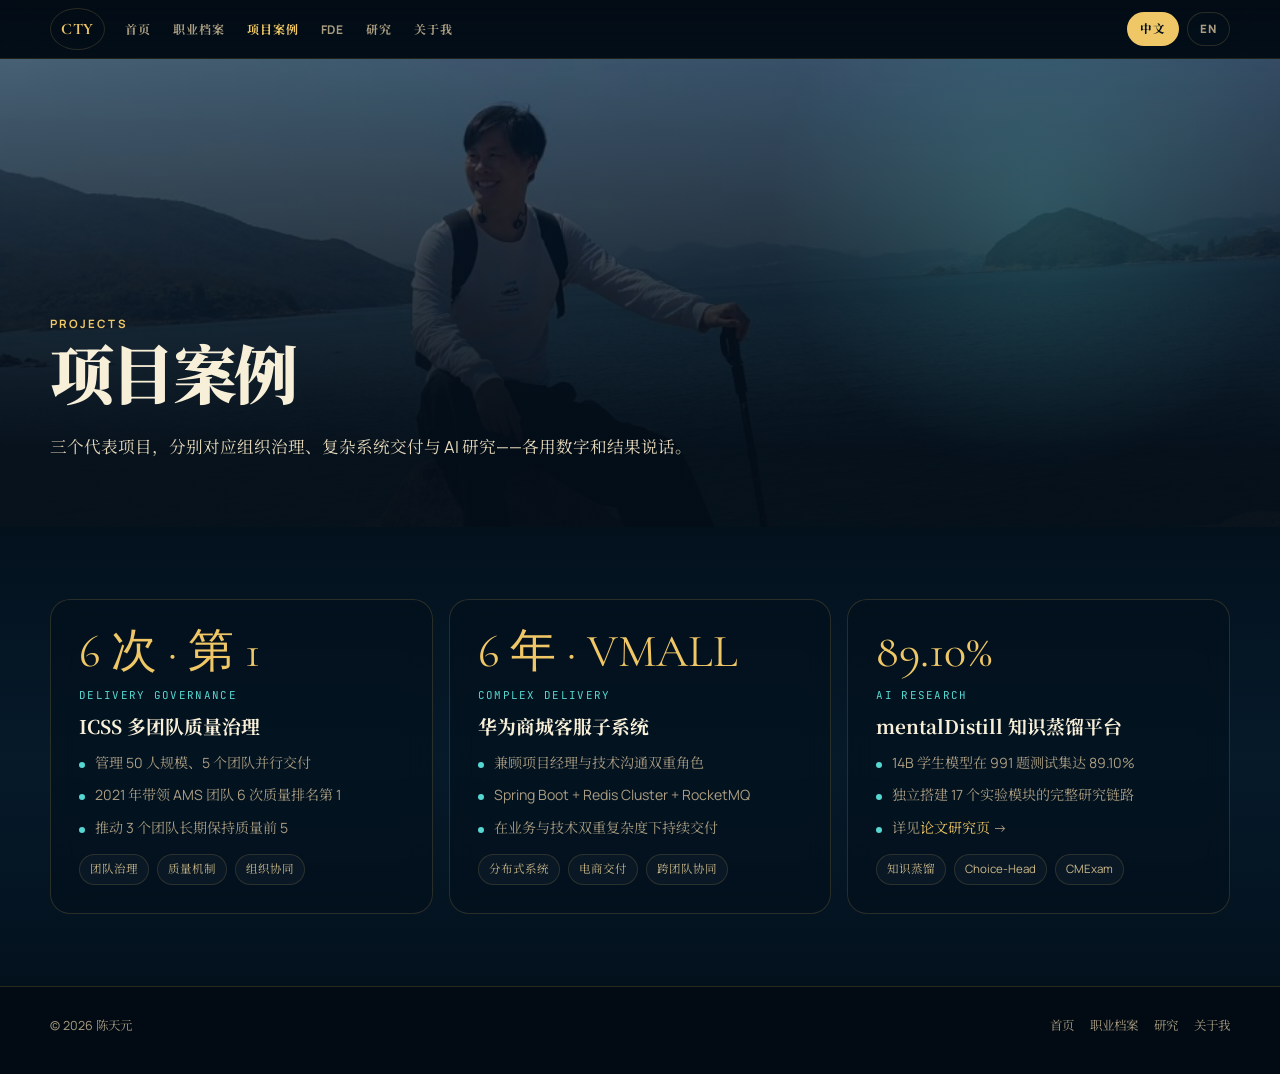
<file: projects.html>
<!DOCTYPE html>
<html lang="zh-CN">

<head>
  <meta charset="UTF-8">
  <meta name="viewport" content="width=device-width, initial-scale=1.0">
  <title>陈天元 | 项目案例</title>
  <meta name="description" content="陈天元的代表项目：多团队质量治理、VMALL 客服子系统、知识蒸馏研究平台。">
  <meta property="og:title" content="陈天元 | 项目案例">
  <meta property="og:description" content="代表项目覆盖多团队质量治理、复杂系统交付和 Applied AI 研究平台。">
  <meta property="og:type" content="website">
  <link rel="preconnect" href="https://fonts.googleapis.com">
  <link rel="preconnect" href="https://fonts.gstatic.com" crossorigin>
  <link href="https://fonts.googleapis.com/css2?family=Cormorant+Garamond:wght@500;600;700&family=Manrope:wght@400;500;600;700;800&family=Noto+Serif+SC:wght@400;500;600;700&family=JetBrains+Mono:wght@400;600&display=swap" rel="stylesheet">
  <link rel="stylesheet" href="css/site.css">
</head>

<body data-page="projects">
  <nav class="site-nav">
    <div class="shell nav-shell">
      <a class="brand" href="index.html">CTY</a>
      <div class="nav-links">
        <a href="index.html" data-nav="home">首页</a>
        <a href="career.html" data-nav="career">职业档案</a>
        <a href="projects.html" data-nav="projects">项目案例</a>
        <a href="fde.html" data-nav="fde">FDE</a>
        <a href="research.html" data-nav="research">研究</a>
        <a href="about.html" data-nav="about">关于我</a>
      </div>
      <div class="lang-switch" aria-label="语言切换">
        <a class="is-current" href="projects.html">中文</a>
        <a href="en/projects.html">EN</a>
      </div>
    </div>
  </nav>

  <header class="page-banner page-hero page-bg-projects">
    <div class="page-hero-bg" aria-hidden="true"></div>
    <div class="shell reveal">
      <p class="eyebrow">Projects</p>
      <h1>项目案例</h1>
      <p class="lead narrow">三个代表项目，分别对应组织治理、复杂系统交付与 AI 研究——各用数字和结果说话。</p>
    </div>
  </header>

  <main>
    <section class="section-block">
      <div class="shell">
        <div class="card-grid cols-3">
          <article class="feature-card reveal">
            <div class="metric">6 次 · 第 1</div>
            <span class="tag">Delivery Governance</span>
            <h3>ICSS 多团队质量治理</h3>
            <ul>
              <li>管理 50 人规模、5 个团队并行交付</li>
              <li>2021 年带领 AMS 团队 6 次质量排名第 1</li>
              <li>推动 3 个团队长期保持质量前 5</li>
            </ul>
            <div class="tags">
              <span>团队治理</span>
              <span>质量机制</span>
              <span>组织协同</span>
            </div>
          </article>

          <article class="feature-card reveal">
            <div class="metric">6 年 · VMALL</div>
            <span class="tag">Complex Delivery</span>
            <h3>华为商城客服子系统</h3>
            <ul>
              <li>兼顾项目经理与技术沟通双重角色</li>
              <li>Spring Boot + Redis Cluster + RocketMQ</li>
              <li>在业务与技术双重复杂度下持续交付</li>
            </ul>
            <div class="tags">
              <span>分布式系统</span>
              <span>电商交付</span>
              <span>跨团队协同</span>
            </div>
          </article>

          <article class="feature-card reveal">
            <div class="metric">89.10%</div>
            <span class="tag">AI Research</span>
            <h3>mentalDistill 知识蒸馏平台</h3>
            <ul>
              <li>14B 学生模型在 991 题测试集达 89.10%</li>
              <li>独立搭建 17 个实验模块的完整研究链路</li>
              <li>详见<a href="research.html">论文研究页</a> →</li>
            </ul>
            <div class="tags">
              <span>知识蒸馏</span>
              <span>Choice-Head</span>
              <span>CMExam</span>
            </div>
          </article>
        </div>
      </div>
    </section>
  </main>

  <footer class="site-footer">
    <div class="shell footer-shell">
      <p>© 2026 陈天元</p>
      <div class="footer-links">
        <a href="index.html">首页</a>
        <a href="career.html">职业档案</a>
        <a href="research.html">研究</a>
        <a href="about.html">关于我</a>
      </div>
    </div>
  </footer>

  <div class="mobile-quickbar" aria-label="移动端快捷操作">
    <a href="index.html" data-nav="home">首页</a>
    <a href="projects.html" data-nav="projects">项目</a>
    <a href="about.html" data-nav="about">联系</a>
    <a class="mobile-quickbar-primary" href="陈天元pm.pdf" download>简历</a>
  </div>

  <script src="js/site.js"></script>
</body>

</html>
</file>
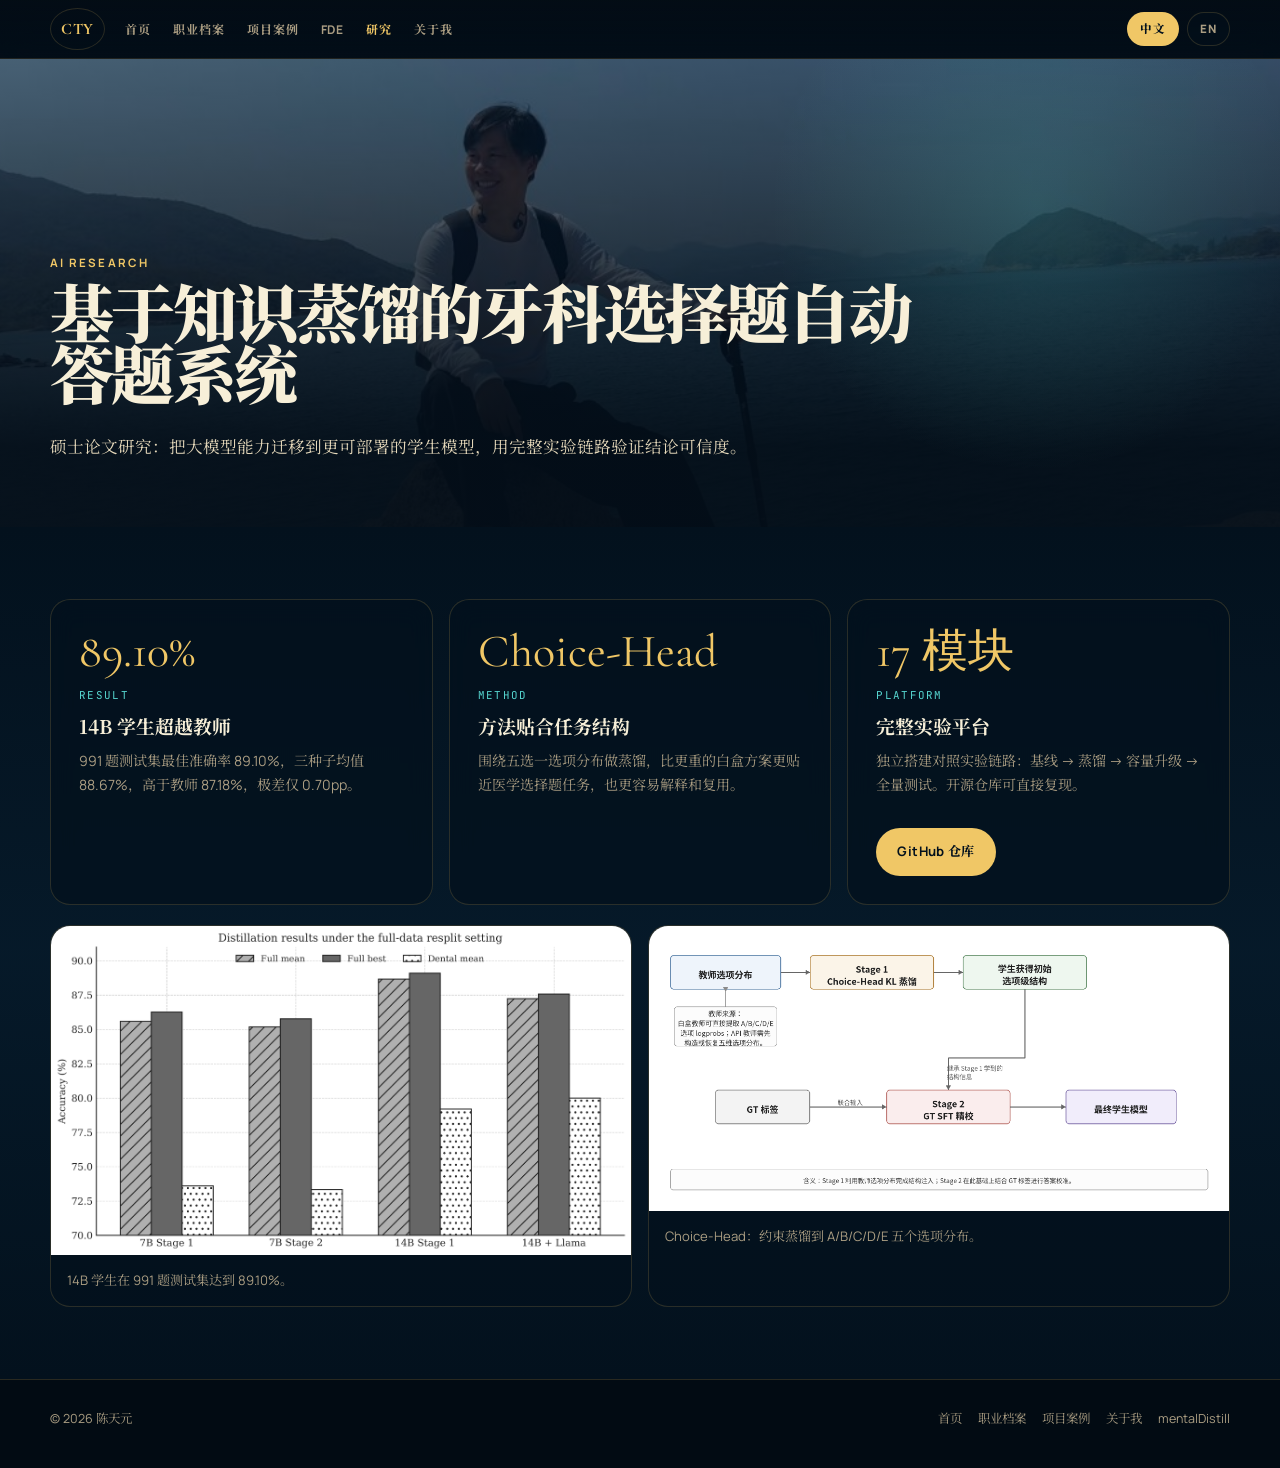
<file: research.html>
<!DOCTYPE html>
<html lang="zh-CN">

<head>
  <meta charset="UTF-8">
  <meta name="viewport" content="width=device-width, initial-scale=1.0">
  <title>陈天元 | 研究</title>
  <meta name="description" content="陈天元硕士论文：基于知识蒸馏的牙科选择题自动答题系统，14B 学生模型 89.10%。">
  <meta property="og:title" content="陈天元 | 研究">
  <meta property="og:description" content="CMExam 医学选择题研究，Choice-Head 蒸馏，991 题测试集验证。">
  <meta property="og:type" content="article">
  <link rel="preconnect" href="https://fonts.googleapis.com">
  <link rel="preconnect" href="https://fonts.gstatic.com" crossorigin>
  <link href="https://fonts.googleapis.com/css2?family=Cormorant+Garamond:wght@500;600;700&family=Manrope:wght@400;500;600;700;800&family=Noto+Serif+SC:wght@400;500;600;700&family=JetBrains+Mono:wght@400;600&display=swap" rel="stylesheet">
  <link rel="stylesheet" href="css/site.css">
</head>

<body data-page="research">
  <nav class="site-nav">
    <div class="shell nav-shell">
      <a class="brand" href="index.html">CTY</a>
      <div class="nav-links">
        <a href="index.html" data-nav="home">首页</a>
        <a href="career.html" data-nav="career">职业档案</a>
        <a href="projects.html" data-nav="projects">项目案例</a>
        <a href="fde.html" data-nav="fde">FDE</a>
        <a href="research.html" data-nav="research">研究</a>
        <a href="about.html" data-nav="about">关于我</a>
      </div>
      <div class="lang-switch" aria-label="语言切换">
        <a class="is-current" href="research.html">中文</a>
        <a href="en/research.html">EN</a>
      </div>
    </div>
  </nav>

  <header class="page-banner page-hero page-bg-research">
    <div class="page-hero-bg" aria-hidden="true"></div>
    <div class="shell reveal">
      <p class="eyebrow">AI Research</p>
      <h1>基于知识蒸馏的牙科选择题自动答题系统</h1>
      <p class="lead narrow">硕士论文研究：把大模型能力迁移到更可部署的学生模型，用完整实验链路验证结论可信度。</p>
    </div>
  </header>

  <main>
    <section class="section-block">
      <div class="shell">
        <div class="card-grid cols-3">
          <article class="feature-card reveal">
            <div class="metric">89.10%</div>
            <span class="tag">Result</span>
            <h3>14B 学生超越教师</h3>
            <p>991 题测试集最佳准确率 89.10%，三种子均值 88.67%，高于教师 87.18%，极差仅 0.70pp。</p>
          </article>

          <article class="feature-card reveal">
            <div class="metric">Choice-Head</div>
            <span class="tag">Method</span>
            <h3>方法贴合任务结构</h3>
            <p>围绕五选一选项分布做蒸馏，比更重的白盒方案更贴近医学选择题任务，也更容易解释和复用。</p>
          </article>

          <article class="feature-card reveal">
            <div class="metric">17 模块</div>
            <span class="tag">Platform</span>
            <h3>完整实验平台</h3>
            <p>独立搭建对照实验链路：基线 → 蒸馏 → 容量升级 → 全量测试。开源仓库可直接复现。</p>
            <div class="cta-row">
              <a class="button button-primary" href="https://github.com/arthaschan/mentalDistill" target="_blank" rel="noopener">GitHub 仓库</a>
            </div>
          </article>
        </div>

        <div class="research-figure-grid reveal">
          <figure class="figure-frame">
            <img src="assets/research/fig_4_4_full_data_distill_results.png" alt="全量数据蒸馏结果">
            <figcaption>14B 学生在 991 题测试集达到 89.10%。</figcaption>
          </figure>
          <figure class="figure-frame">
            <img src="assets/research/fig_3_1_choice_head_pipeline.png" alt="Choice-Head 蒸馏流程">
            <figcaption>Choice-Head：约束蒸馏到 A/B/C/D/E 五个选项分布。</figcaption>
          </figure>
        </div>
      </div>
    </section>
  </main>

  <footer class="site-footer">
    <div class="shell footer-shell">
      <p>© 2026 陈天元</p>
      <div class="footer-links">
        <a href="index.html">首页</a>
        <a href="career.html">职业档案</a>
        <a href="projects.html">项目案例</a>
        <a href="about.html">关于我</a>
        <a href="https://github.com/arthaschan/mentalDistill" target="_blank" rel="noopener">mentalDistill</a>
      </div>
    </div>
  </footer>

  <div class="mobile-quickbar" aria-label="移动端快捷操作">
    <a href="index.html" data-nav="home">首页</a>
    <a href="projects.html" data-nav="projects">项目</a>
    <a href="about.html" data-nav="about">联系</a>
    <a class="mobile-quickbar-primary" href="陈天元pm.pdf" download>简历</a>
  </div>

  <script src="js/site.js"></script>
</body>

</html>
</file>
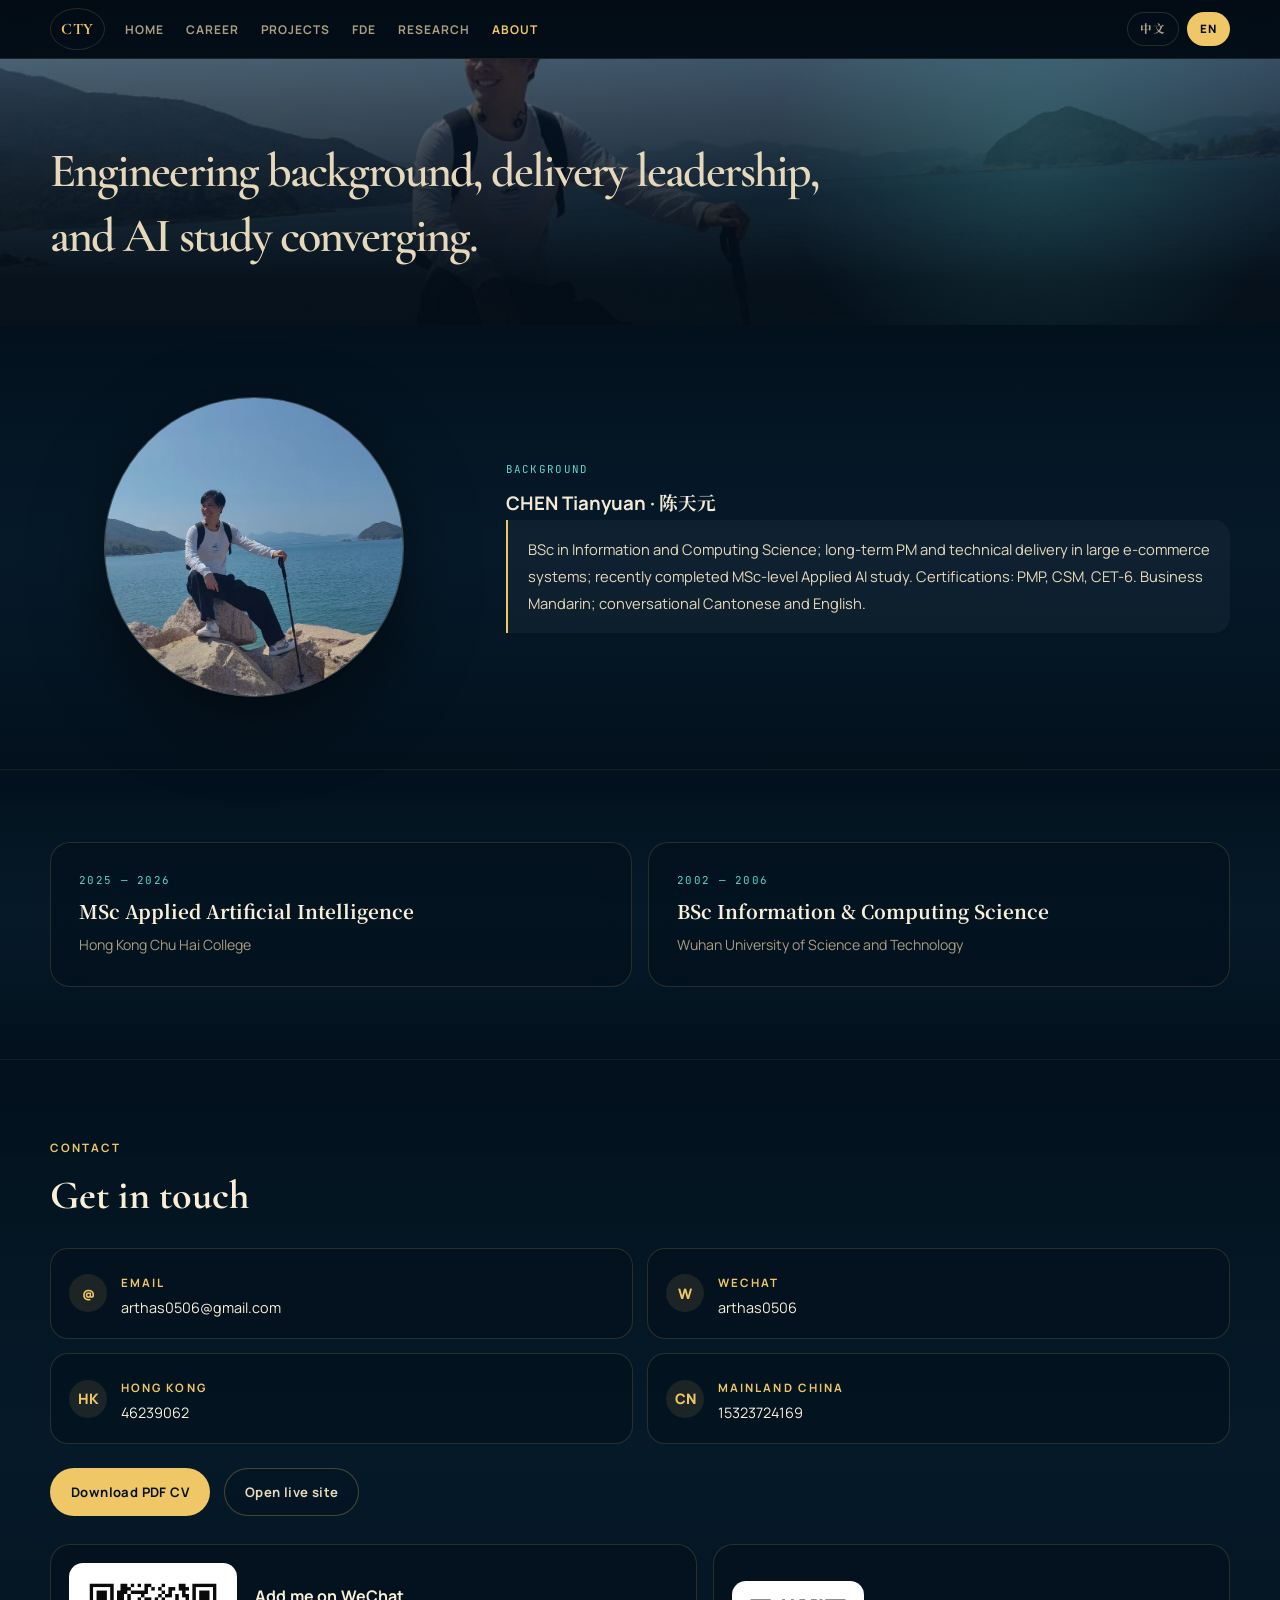
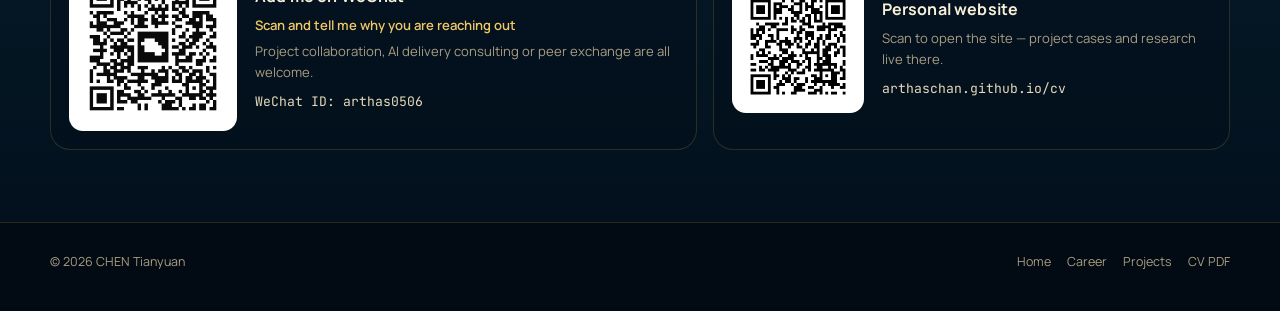
<file: en/about.html>
<!DOCTYPE html>
<html lang="en">

<head>
  <meta charset="UTF-8">
  <meta name="viewport" content="width=device-width, initial-scale=1.0">
  <title>CHEN Tianyuan | About</title>
  <meta name="description" content="Education, certifications, languages, and contact information for CHEN Tianyuan.">
  <link rel="preconnect" href="https://fonts.googleapis.com">
  <link rel="preconnect" href="https://fonts.gstatic.com" crossorigin>
  <link href="https://fonts.googleapis.com/css2?family=Cormorant+Garamond:wght@500;600;700&family=Manrope:wght@400;500;600;700;800&family=Noto+Serif+SC:wght@400;500;600;700&family=JetBrains+Mono:wght@400;600&display=swap" rel="stylesheet">
  <link rel="stylesheet" href="../css/site.css">
</head>

<body class="lang-en" data-page="about">
  <nav class="site-nav">
    <div class="shell nav-shell">
      <a class="brand" href="index.html">CTY</a>
      <div class="nav-links">
        <a href="index.html" data-nav="home">Home</a>
        <a href="career.html" data-nav="career">Career</a>
        <a href="projects.html" data-nav="projects">Projects</a>
        <a href="fde.html" data-nav="fde">FDE</a>
        <a href="research.html" data-nav="research">Research</a>
        <a href="about.html" data-nav="about">About</a>
      </div>
      <div class="lang-switch" aria-label="Language switch">
        <a href="../about.html">中文</a>
        <a class="is-current" href="about.html">EN</a>
      </div>
    </div>
  </nav>

  <header class="page-banner page-hero page-bg-about page-banner-minimal">
    <div class="page-hero-bg" aria-hidden="true"></div>
    <div class="shell reveal">
      <h1 class="lead lead-hero narrow">Engineering background, delivery leadership, and AI study converging.</h1>
    </div>
  </header>

  <main>
    <section class="section-block">
      <div class="shell">
        <div class="split reveal">
          <img class="portrait" src="../assets/img/portrait.png" alt="CHEN Tianyuan">
          <div>
            <span class="tag">Background</span>
            <h3>CHEN Tianyuan · 陈天元</h3>
            <p class="note">BSc in Information and Computing Science; long-term PM and technical delivery in large e-commerce systems; recently completed MSc-level Applied AI study. Certifications: PMP, CSM, CET-6. Business Mandarin; conversational Cantonese and English.</p>
          </div>
        </div>
      </div>
    </section>

    <section class="section-block">
      <div class="shell">
        <div class="card-grid">
          <article class="feature-card reveal">
            <span class="tag">2025 — 2026</span>
            <h3>MSc Applied Artificial Intelligence</h3>
            <p>Hong Kong Chu Hai College</p>
          </article>
          <article class="feature-card reveal">
            <span class="tag">2002 — 2006</span>
            <h3>BSc Information & Computing Science</h3>
            <p>Wuhan University of Science and Technology</p>
          </article>
        </div>
      </div>
    </section>

    <section class="section-block">
      <div class="shell">
        <div class="section-head reveal">
          <p class="eyebrow">Contact</p>
          <h2>Get in touch</h2>
        </div>
        <div class="contact-grid reveal">
          <article class="contact-card">
            <span class="contact-icon">@</span>
            <div>
              <span class="contact-label">Email</span>
              <div class="contact-val">arthas0506@gmail.com</div>
            </div>
          </article>
          <article class="contact-card">
            <span class="contact-icon">W</span>
            <div>
              <span class="contact-label">WeChat</span>
              <div class="contact-val">arthas0506</div>
            </div>
          </article>
          <article class="contact-card">
            <span class="contact-icon">HK</span>
            <div>
              <span class="contact-label">Hong Kong</span>
              <div class="contact-val">46239062</div>
            </div>
          </article>
          <article class="contact-card">
            <span class="contact-icon">CN</span>
            <div>
              <span class="contact-label">Mainland China</span>
              <div class="contact-val">15323724169</div>
            </div>
          </article>
        </div>
        <div class="cta-row reveal" style="margin-top: 24px;">
          <a class="button button-primary" href="../陈天元pm.pdf" download>Download PDF CV</a>
          <a class="button button-secondary" href="https://arthaschan.github.io/cv/" target="_blank" rel="noopener">Open live site</a>
        </div>
        <div class="qr-pair reveal" style="margin-top: 28px;">
          <figure class="qr-card qr-card--lg">
            <img src="../assets/qr/wechat-qr.png" alt="WeChat QR code: scan to add CHEN Tianyuan">
            <figcaption class="qr-card-text">
              <b>Add me on WeChat</b>
              <span class="qr-tip">Scan and tell me why you are reaching out</span>
              <span>Project collaboration, AI delivery consulting or peer exchange are all welcome.</span>
              <span class="qr-id">WeChat ID: arthas0506</span>
            </figcaption>
          </figure>
          <figure class="qr-card">
            <img src="../assets/qr/site-qr.png" alt="Site QR code">
            <figcaption class="qr-card-text">
              <b>Personal website</b>
              <span>Scan to open the site — project cases and research live there.</span>
              <span class="qr-id">arthaschan.github.io/cv</span>
            </figcaption>
          </figure>
        </div>
      </div>
    </section>
  </main>

  <footer class="site-footer">
    <div class="shell footer-shell">
      <p>© 2026 CHEN Tianyuan</p>
      <div class="footer-links">
        <a href="index.html">Home</a>
        <a href="career.html">Career</a>
        <a href="projects.html">Projects</a>
        <a href="../陈天元pm.pdf">CV PDF</a>
      </div>
    </div>
  </footer>

  <div class="mobile-quickbar" aria-label="Mobile quick actions">
    <a href="index.html" data-nav="home">Home</a>
    <a href="projects.html" data-nav="projects">Projects</a>
    <a href="about.html" data-nav="about">Contact</a>
    <a class="mobile-quickbar-primary" href="../陈天元pm.pdf" download>CV</a>
  </div>

  <script src="../js/site.js"></script>
</body>

</html>
</file>
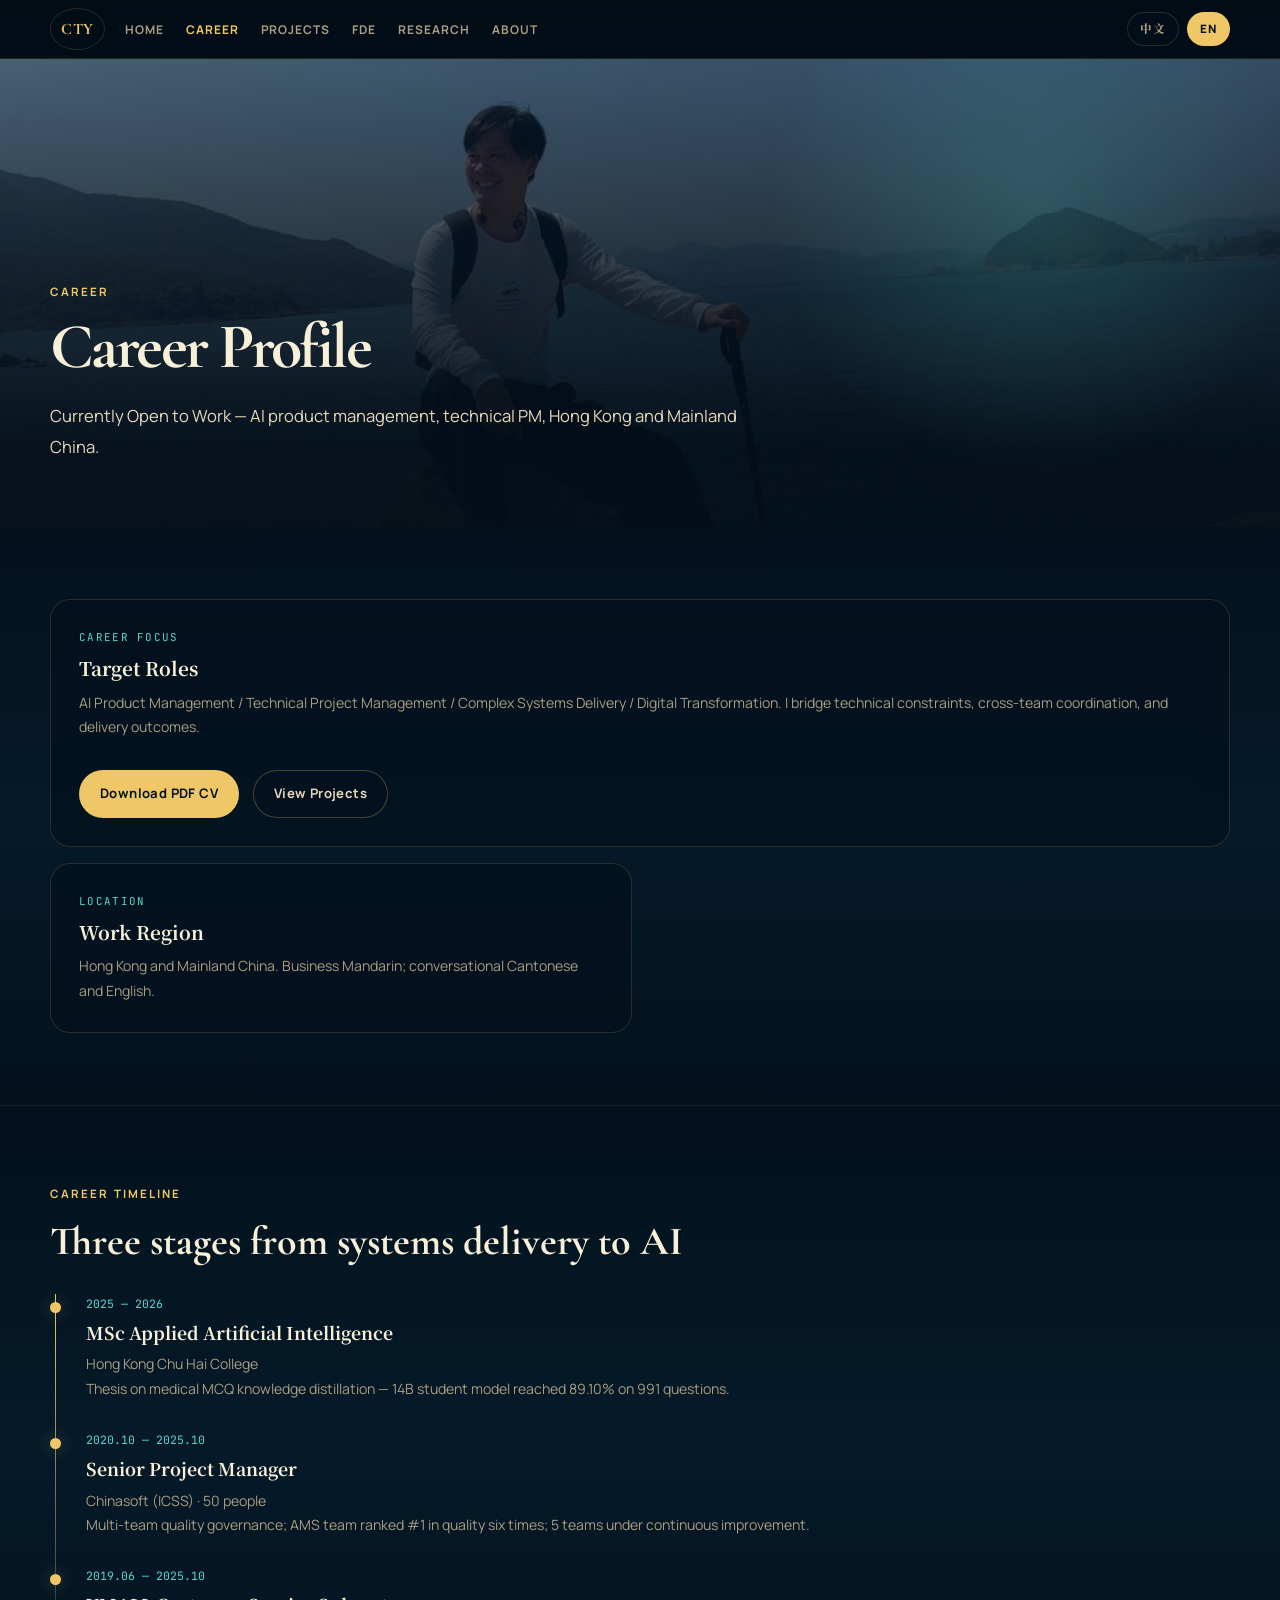
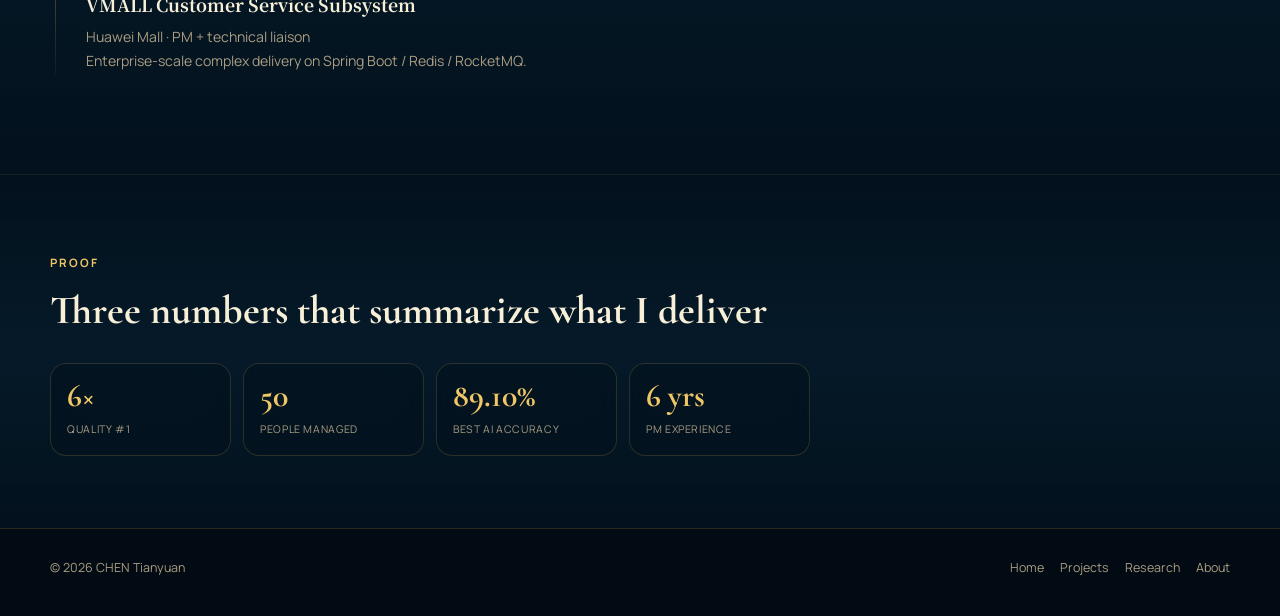
<file: en/career.html>
<!DOCTYPE html>
<html lang="en">

<head>
  <meta charset="UTF-8">
  <meta name="viewport" content="width=device-width, initial-scale=1.0">
  <title>CHEN Tianyuan | Career</title>
  <meta name="description" content="Career profile: Senior Project Manager targeting AI product and technical PM roles in Hong Kong and Mainland China.">
  <link rel="preconnect" href="https://fonts.googleapis.com">
  <link rel="preconnect" href="https://fonts.gstatic.com" crossorigin>
  <link href="https://fonts.googleapis.com/css2?family=Cormorant+Garamond:wght@500;600;700&family=Manrope:wght@400;500;600;700;800&family=Noto+Serif+SC:wght@400;500;600;700&family=JetBrains+Mono:wght@400;600&display=swap" rel="stylesheet">
  <link rel="stylesheet" href="../css/site.css">
</head>

<body class="lang-en" data-page="career">
  <nav class="site-nav">
    <div class="shell nav-shell">
      <a class="brand" href="index.html">CTY</a>
      <div class="nav-links">
        <a href="index.html" data-nav="home">Home</a>
        <a href="career.html" data-nav="career">Career</a>
        <a href="projects.html" data-nav="projects">Projects</a>
        <a href="fde.html" data-nav="fde">FDE</a>
        <a href="research.html" data-nav="research">Research</a>
        <a href="about.html" data-nav="about">About</a>
      </div>
      <div class="lang-switch" aria-label="Language switch">
        <a href="../career.html">中文</a>
        <a class="is-current" href="career.html">EN</a>
      </div>
    </div>
  </nav>

  <header class="page-banner page-hero page-bg-career">
    <div class="page-hero-bg" aria-hidden="true"></div>
    <div class="shell reveal">
      <p class="eyebrow">Career</p>
      <h1>Career Profile</h1>
      <p class="lead narrow">Currently Open to Work — AI product management, technical PM, Hong Kong and Mainland China.</p>
    </div>
  </header>

  <main>
    <section class="section-block">
      <div class="shell">
        <div class="card-grid">
          <article class="feature-card wide reveal">
            <span class="tag">Career Focus</span>
            <h3>Target Roles</h3>
            <p>AI Product Management / Technical Project Management / Complex Systems Delivery / Digital Transformation. I bridge technical constraints, cross-team coordination, and delivery outcomes.</p>
            <div class="cta-row">
              <a class="button button-primary" href="../陈天元pm.pdf" download>Download PDF CV</a>
              <a class="button button-secondary" href="projects.html">View Projects</a>
            </div>
          </article>
          <article class="feature-card reveal">
            <span class="tag">Location</span>
            <h3>Work Region</h3>
            <p>Hong Kong and Mainland China. Business Mandarin; conversational Cantonese and English.</p>
          </article>
        </div>
      </div>
    </section>

    <section class="section-block">
      <div class="shell">
        <div class="section-head reveal">
          <p class="eyebrow">Career Timeline</p>
          <h2>Three stages from systems delivery to AI</h2>
        </div>
        <div class="timeline reveal">
          <article class="tl-item">
            <p class="tl-period">2025 — 2026</p>
            <h3>MSc Applied Artificial Intelligence</h3>
            <p class="tl-org">Hong Kong Chu Hai College</p>
            <p class="tl-desc">Thesis on medical MCQ knowledge distillation — 14B student model reached 89.10% on 991 questions.</p>
          </article>
          <article class="tl-item">
            <p class="tl-period">2020.10 — 2025.10</p>
            <h3>Senior Project Manager</h3>
            <p class="tl-org">Chinasoft (ICSS) · 50 people</p>
            <p class="tl-desc">Multi-team quality governance; AMS team ranked #1 in quality six times; 5 teams under continuous improvement.</p>
          </article>
          <article class="tl-item">
            <p class="tl-period">2019.06 — 2025.10</p>
            <h3>VMALL Customer Service Subsystem</h3>
            <p class="tl-org">Huawei Mall · PM + technical liaison</p>
            <p class="tl-desc">Enterprise-scale complex delivery on Spring Boot / Redis / RocketMQ.</p>
          </article>
        </div>
      </div>
    </section>

    <section class="section-block">
      <div class="shell">
        <div class="section-head reveal">
          <p class="eyebrow">Proof</p>
          <h2>Three numbers that summarize what I deliver</h2>
        </div>
        <div class="hero-statbar reveal">
          <div class="stat-chip"><strong>6×</strong><span>Quality #1</span></div>
          <div class="stat-chip"><strong>50</strong><span>People managed</span></div>
          <div class="stat-chip"><strong>89.10%</strong><span>Best AI accuracy</span></div>
          <div class="stat-chip"><strong>6 yrs</strong><span>PM experience</span></div>
        </div>
      </div>
    </section>
  </main>

  <footer class="site-footer">
    <div class="shell footer-shell">
      <p>© 2026 CHEN Tianyuan</p>
      <div class="footer-links">
        <a href="index.html">Home</a>
        <a href="projects.html">Projects</a>
        <a href="research.html">Research</a>
        <a href="about.html">About</a>
      </div>
    </div>
  </footer>

  <div class="mobile-quickbar" aria-label="Mobile quick actions">
    <a href="index.html" data-nav="home">Home</a>
    <a href="projects.html" data-nav="projects">Projects</a>
    <a href="about.html" data-nav="about">Contact</a>
    <a class="mobile-quickbar-primary" href="../陈天元pm.pdf" download>CV</a>
  </div>

  <script src="../js/site.js"></script>
</body>

</html>
</file>
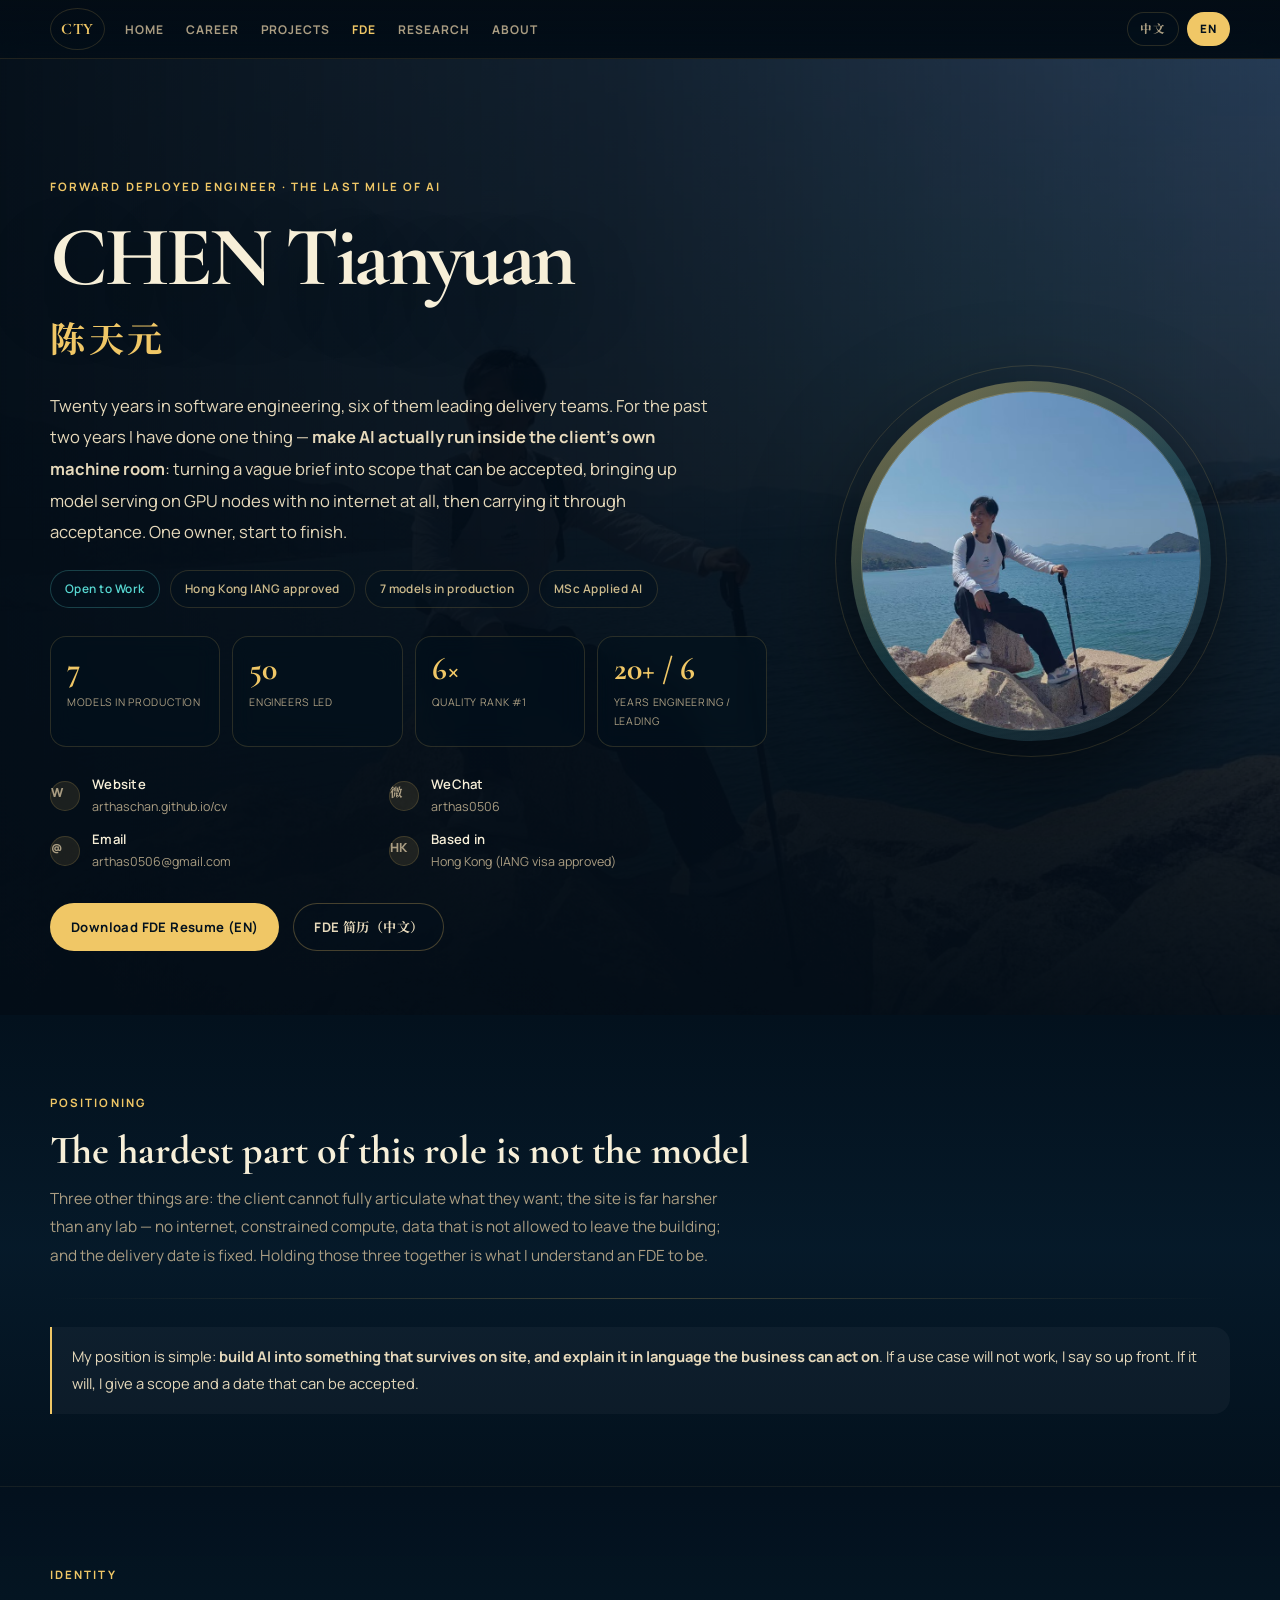
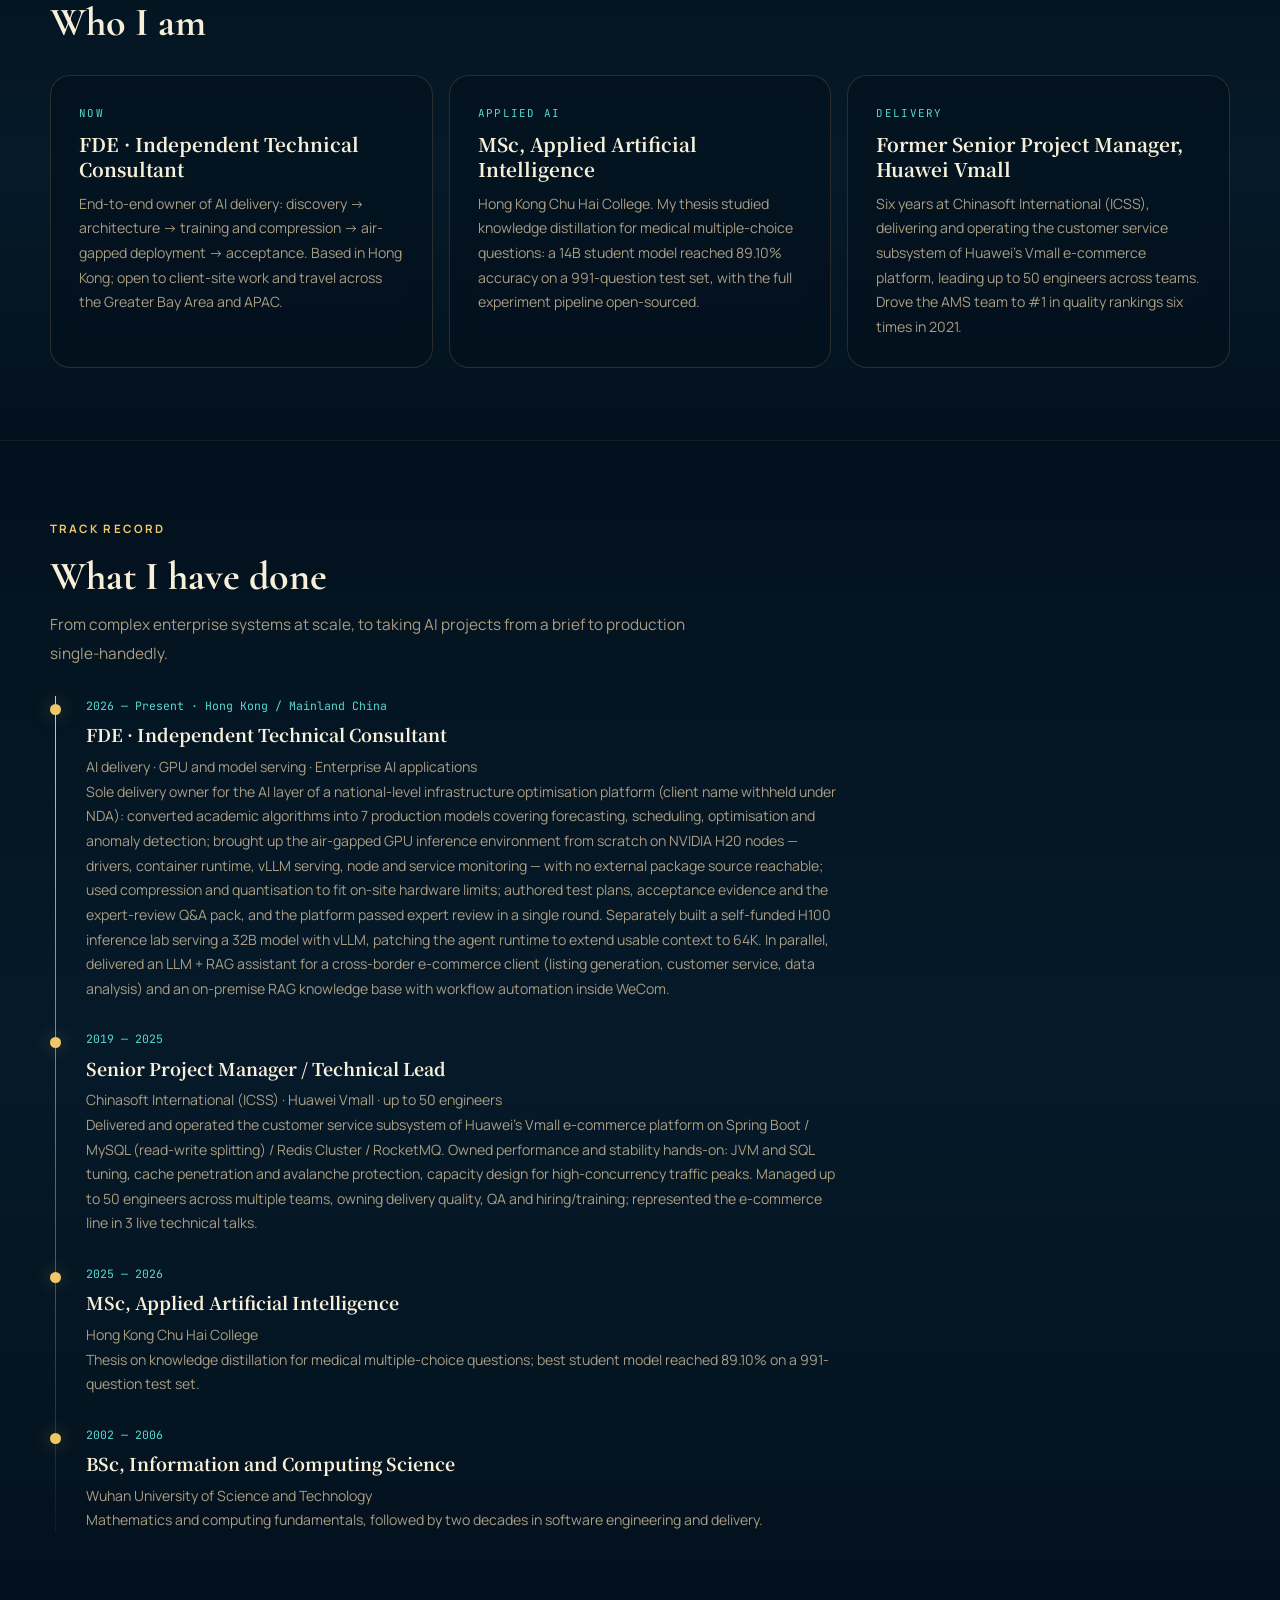
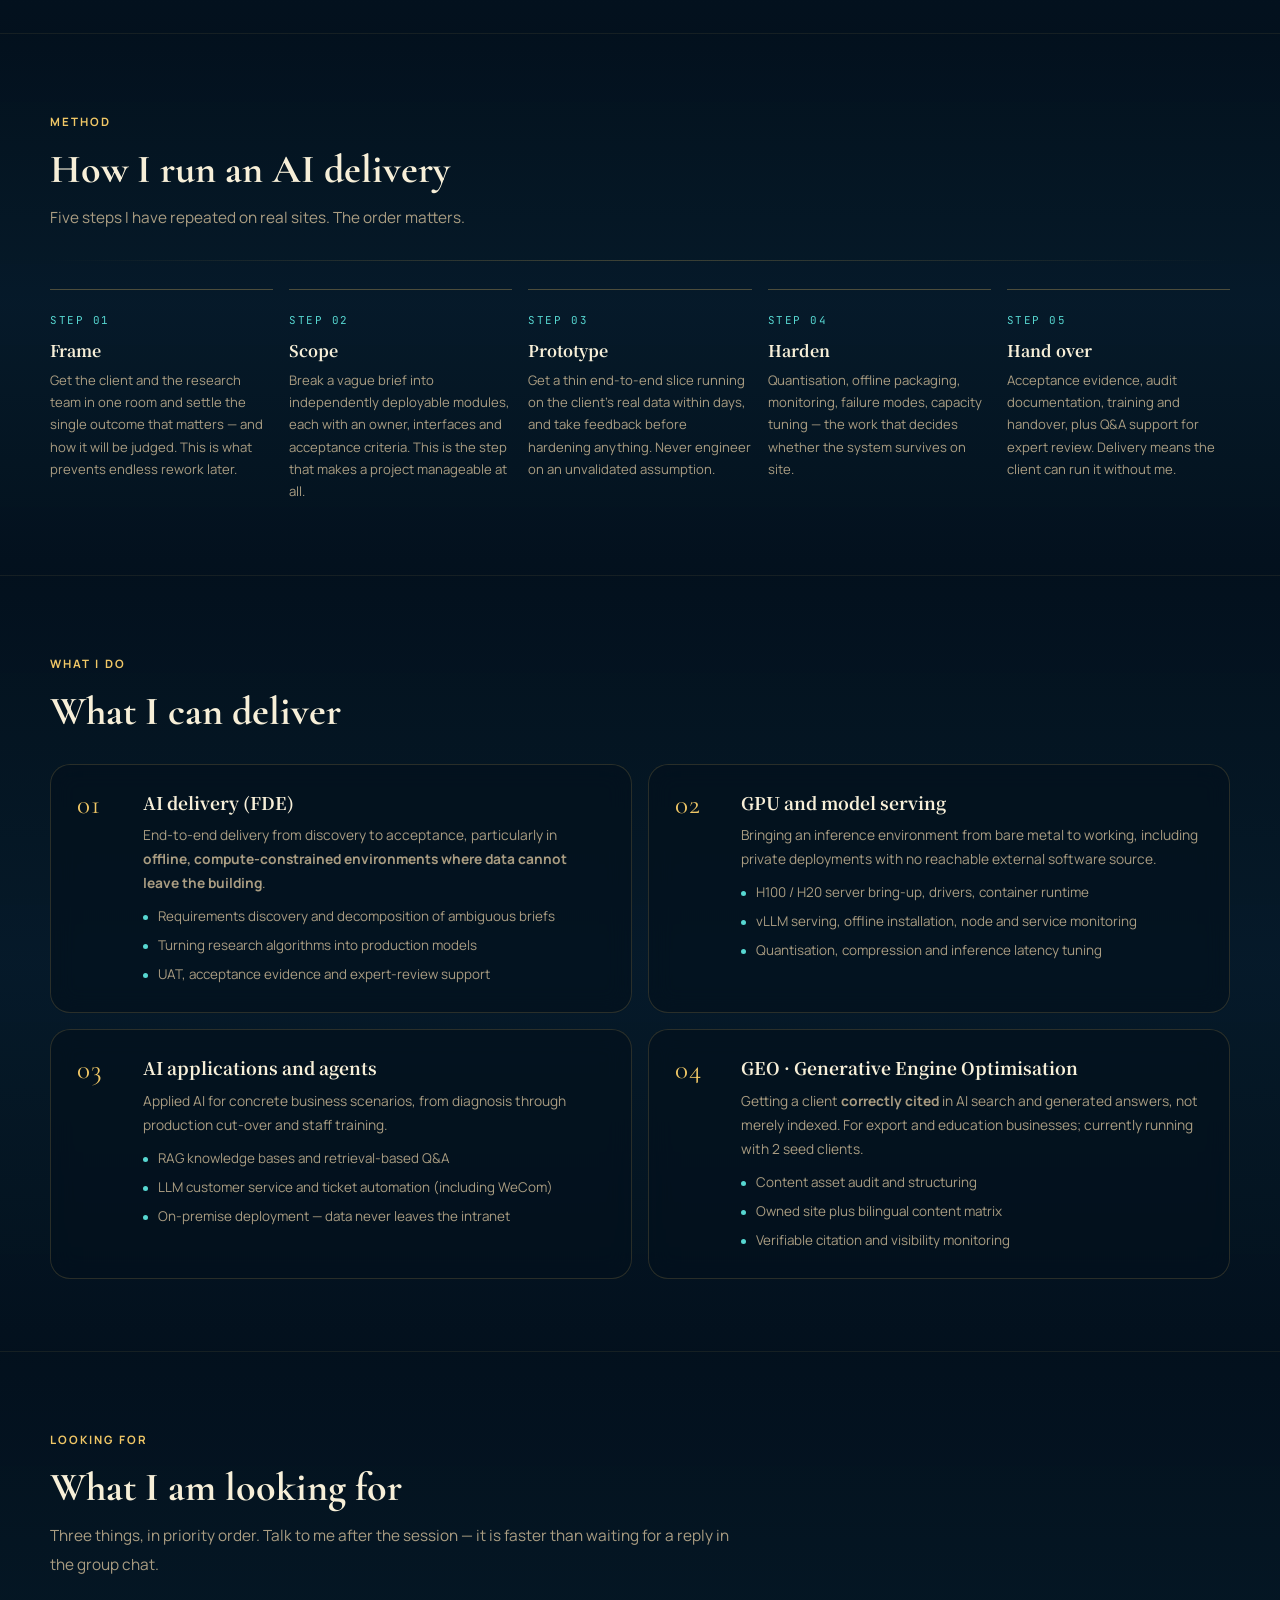
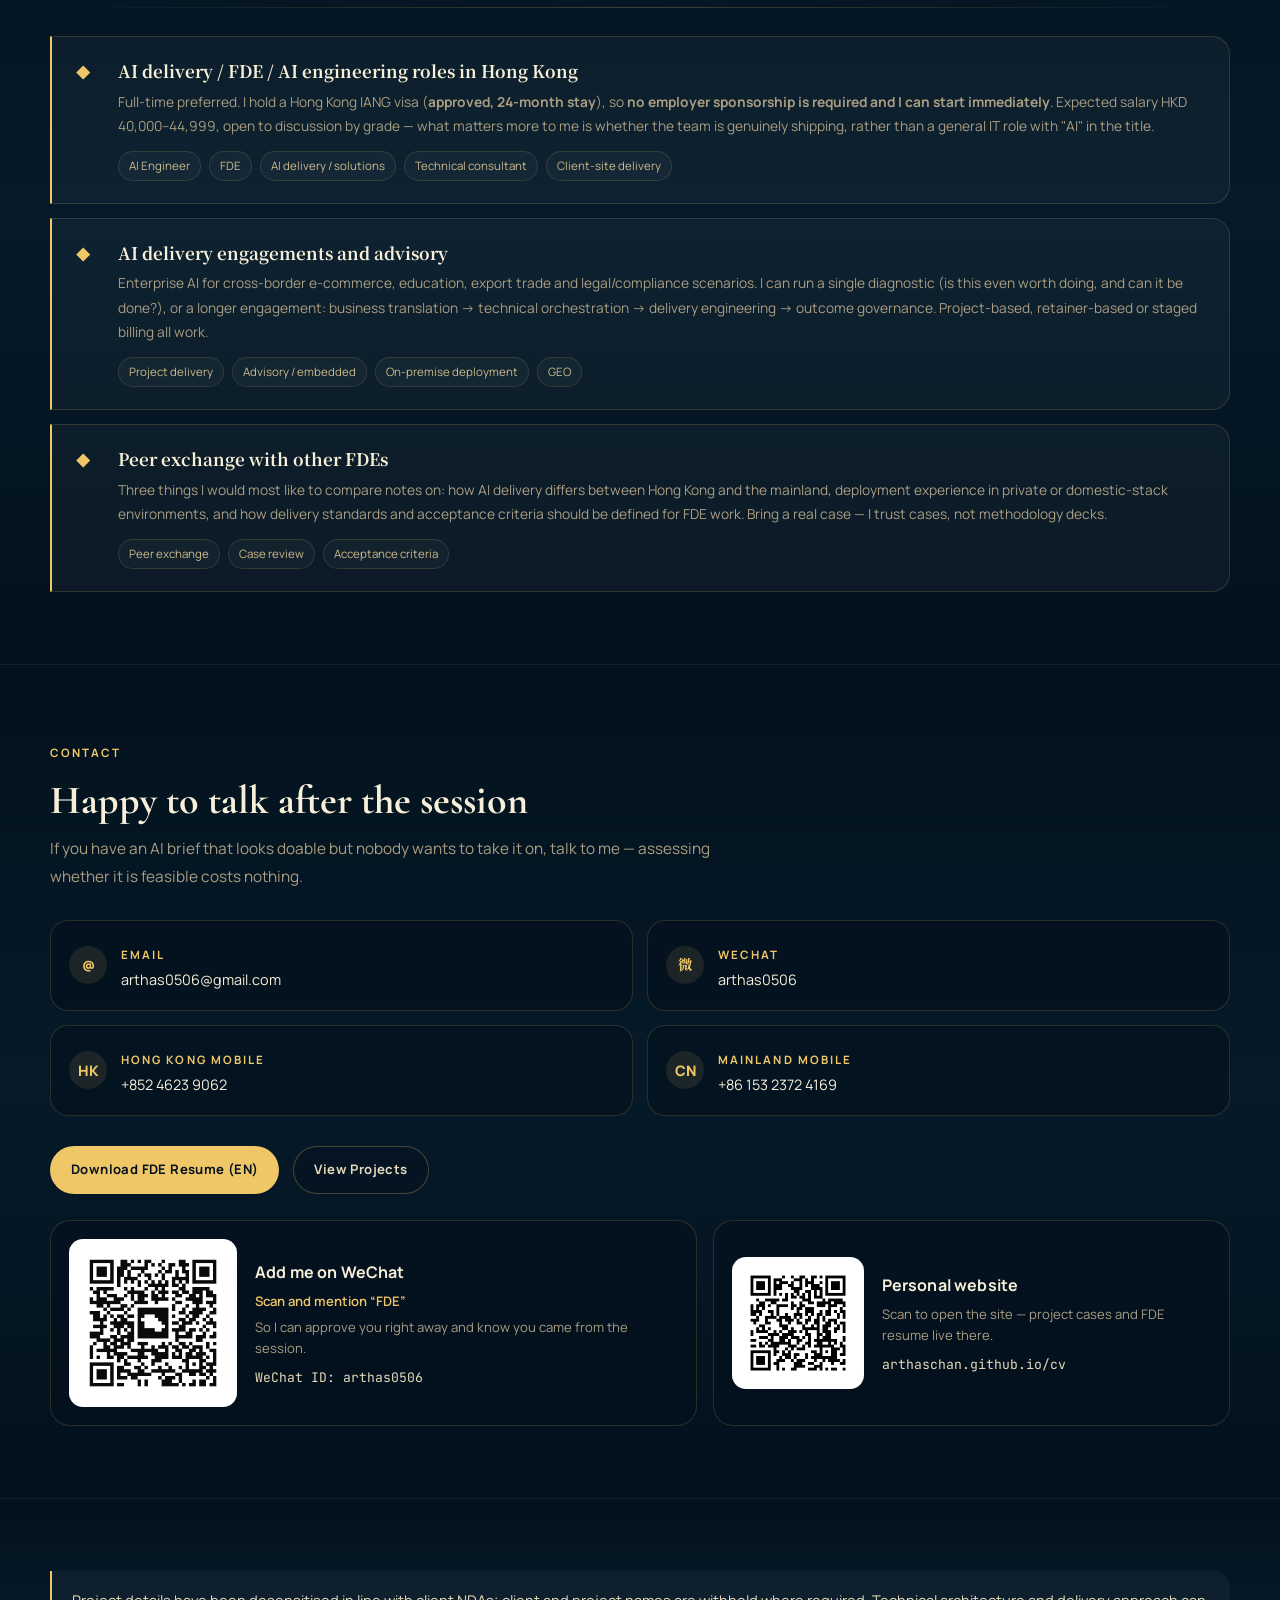
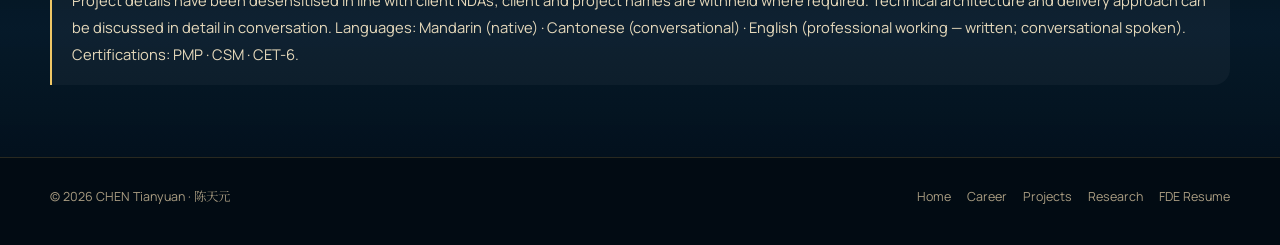
<file: en/fde.html>
<!DOCTYPE html>
<html lang="en">

<head>
  <meta charset="UTF-8">
  <meta name="viewport" content="width=device-width, initial-scale=1.0">
  <title>CHEN Tianyuan | FDE · AI Delivery</title>
  <meta name="description" content="CHEN Tianyuan, Forward Deployed Engineer: 20+ years of software engineering, 6 years leading up to 50 people, MSc Applied AI. I take AI from a vague brief to a system that runs in the client's own machine room. Hong Kong IANG approved — no employer sponsorship required.">
  <meta property="og:title" content="CHEN Tianyuan | FDE · AI Delivery">
  <meta property="og:description" content="The last mile of AI delivery: discovery, engineering, air-gapped deployment and acceptance — end to end, one owner.">
  <meta property="og:type" content="profile">
  <meta property="og:image" content="../assets/img/portrait.png">
  <meta name="twitter:title" content="CHEN Tianyuan | FDE · AI Delivery">
  <meta name="twitter:description" content="Forward Deployed Engineer. 7 models taken to production, specialised in offline and resource-constrained environments.">
  <meta name="twitter:card" content="summary_large_image">
  <link rel="preconnect" href="https://fonts.googleapis.com">
  <link rel="preconnect" href="https://fonts.gstatic.com" crossorigin>
  <link href="https://fonts.googleapis.com/css2?family=Cormorant+Garamond:wght@500;600;700&family=Manrope:wght@400;500;600;700;800&family=Noto+Serif+SC:wght@400;500;600;700&family=JetBrains+Mono:wght@400;600&display=swap" rel="stylesheet">
  <link rel="stylesheet" href="../css/site.css">
</head>

<body class="lang-en" data-page="fde">
  <nav class="site-nav">
    <div class="shell nav-shell">
      <a class="brand" href="index.html">CTY</a>
      <div class="nav-links">
        <a href="index.html" data-nav="home">Home</a>
        <a href="career.html" data-nav="career">Career</a>
        <a href="projects.html" data-nav="projects">Projects</a>
        <a href="fde.html" data-nav="fde">FDE</a>
        <a href="research.html" data-nav="research">Research</a>
        <a href="about.html" data-nav="about">About</a>
      </div>
      <div class="lang-switch" aria-label="Language switch">
        <a href="../fde.html">中文</a>
        <a class="is-current" href="fde.html">EN</a>
      </div>
    </div>
  </nav>

  <header class="hero-panel hero-fde">
    <div class="hero-bg" aria-hidden="true"></div>
    <div class="hero-noise"></div>
    <div class="shell hero-grid">
      <div class="hero-copy reveal">
        <p class="eyebrow">Forward Deployed Engineer · The Last Mile of AI</p>
        <div class="name-lockup">
          <h1>CHEN Tianyuan</h1>
          <p class="hero-roman">陈天元</p>
        </div>
        <p class="lead">Twenty years in software engineering, six of them leading delivery teams. For the past two years I have done one thing — <strong>make AI actually run inside the client's own machine room</strong>: turning a vague brief into scope that can be accepted, bringing up model serving on GPU nodes with no internet at all, then carrying it through acceptance. One owner, start to finish.</p>
        <div class="signal-row">
          <span class="signal-pill cyan">Open to Work</span>
          <span class="signal-pill">Hong Kong IANG approved</span>
          <span class="signal-pill">7 models in production</span>
          <span class="signal-pill">MSc Applied AI</span>
        </div>
        <div class="hero-statbar">
          <div class="stat-chip">
            <strong>7</strong>
            <span>Models in production</span>
          </div>
          <div class="stat-chip">
            <strong>50</strong>
            <span>Engineers led</span>
          </div>
          <div class="stat-chip">
            <strong>6×</strong>
            <span>Quality rank #1</span>
          </div>
          <div class="stat-chip">
            <strong>20+ / 6</strong>
            <span>Years engineering / leading</span>
          </div>
        </div>
        <div class="fde-idrow">
          <div class="fde-id">
            <span class="fde-id-k">W</span>
            <div>
              <b>Website</b>
              <span>arthaschan.github.io/cv</span>
            </div>
          </div>
          <div class="fde-id">
            <span class="fde-id-k">微</span>
            <div>
              <b>WeChat</b>
              <span>arthas0506</span>
            </div>
          </div>
          <div class="fde-id">
            <span class="fde-id-k">@</span>
            <div>
              <b>Email</b>
              <span>arthas0506@gmail.com</span>
            </div>
          </div>
          <div class="fde-id">
            <span class="fde-id-k">HK</span>
            <div>
              <b>Based in</b>
              <span>Hong Kong (IANG visa approved)</span>
            </div>
          </div>
        </div>
        <div class="cta-row">
          <a class="button button-primary" href="../CHEN_Tianyuan_FDE_Resume_HK.pdf" download>Download FDE Resume (EN)</a>
          <a class="button button-secondary" href="../陈天元_FDE简历_中文版.pdf" download>FDE 简历（中文）</a>
        </div>
      </div>
      <div class="hero-photo reveal">
        <img src="../assets/img/portrait.png" alt="CHEN Tianyuan">
      </div>
    </div>
  </header>

  <main>
    <section class="section-block">
      <div class="shell">
        <div class="section-head reveal">
          <p class="eyebrow">Positioning</p>
          <h2>The hardest part of this role is not the model</h2>
          <p class="section-text">Three other things are: the client cannot fully articulate what they want; the site is far harsher than any lab — no internet, constrained compute, data that is not allowed to leave the building; and the delivery date is fixed. Holding those three together is what I understand an FDE to be.</p>
        </div>
        <div class="wave-divider"></div>
        <p class="note reveal">My position is simple: <strong>build AI into something that survives on site, and explain it in language the business can act on</strong>. If a use case will not work, I say so up front. If it will, I give a scope and a date that can be accepted.</p>
      </div>
    </section>

    <section class="section-block">
      <div class="shell">
        <div class="section-head reveal">
          <p class="eyebrow">Identity</p>
          <h2>Who I am</h2>
        </div>
        <div class="card-grid cols-3">
          <article class="feature-card reveal">
            <span class="tag">Now</span>
            <h3>FDE · Independent Technical Consultant</h3>
            <p>End-to-end owner of AI delivery: discovery → architecture → training and compression → air-gapped deployment → acceptance. Based in Hong Kong; open to client-site work and travel across the Greater Bay Area and APAC.</p>
          </article>
          <article class="feature-card reveal">
            <span class="tag">Applied AI</span>
            <h3>MSc, Applied Artificial Intelligence</h3>
            <p>Hong Kong Chu Hai College. My thesis studied knowledge distillation for medical multiple-choice questions: a 14B student model reached 89.10% accuracy on a 991-question test set, with the full experiment pipeline open-sourced.</p>
          </article>
          <article class="feature-card reveal">
            <span class="tag">Delivery</span>
            <h3>Former Senior Project Manager, Huawei Vmall</h3>
            <p>Six years at Chinasoft International (ICSS), delivering and operating the customer service subsystem of Huawei's Vmall e-commerce platform, leading up to 50 engineers across teams. Drove the AMS team to #1 in quality rankings six times in 2021.</p>
          </article>
        </div>
      </div>
    </section>

    <section class="section-block">
      <div class="shell">
        <div class="section-head reveal">
          <p class="eyebrow">Track Record</p>
          <h2>What I have done</h2>
          <p class="section-text">From complex enterprise systems at scale, to taking AI projects from a brief to production single-handedly.</p>
        </div>
        <div class="timeline reveal">
          <article class="tl-item">
            <p class="tl-period">2026 — Present · Hong Kong / Mainland China</p>
            <h3>FDE · Independent Technical Consultant</h3>
            <p class="tl-org">AI delivery · GPU and model serving · Enterprise AI applications</p>
            <p class="tl-desc">Sole delivery owner for the AI layer of a national-level infrastructure optimisation platform (client name withheld under NDA): converted academic algorithms into 7 production models covering forecasting, scheduling, optimisation and anomaly detection; brought up the air-gapped GPU inference environment from scratch on NVIDIA H20 nodes — drivers, container runtime, vLLM serving, node and service monitoring — with no external package source reachable; used compression and quantisation to fit on-site hardware limits; authored test plans, acceptance evidence and the expert-review Q&amp;A pack, and the platform passed expert review in a single round. Separately built a self-funded H100 inference lab serving a 32B model with vLLM, patching the agent runtime to extend usable context to 64K. In parallel, delivered an LLM + RAG assistant for a cross-border e-commerce client (listing generation, customer service, data analysis) and an on-premise RAG knowledge base with workflow automation inside WeCom.</p>
          </article>
          <article class="tl-item">
            <p class="tl-period">2019 — 2025</p>
            <h3>Senior Project Manager / Technical Lead</h3>
            <p class="tl-org">Chinasoft International (ICSS) · Huawei Vmall · up to 50 engineers</p>
            <p class="tl-desc">Delivered and operated the customer service subsystem of Huawei's Vmall e-commerce platform on Spring Boot / MySQL (read-write splitting) / Redis Cluster / RocketMQ. Owned performance and stability hands-on: JVM and SQL tuning, cache penetration and avalanche protection, capacity design for high-concurrency traffic peaks. Managed up to 50 engineers across multiple teams, owning delivery quality, QA and hiring/training; represented the e-commerce line in 3 live technical talks.</p>
          </article>
          <article class="tl-item">
            <p class="tl-period">2025 — 2026</p>
            <h3>MSc, Applied Artificial Intelligence</h3>
            <p class="tl-org">Hong Kong Chu Hai College</p>
            <p class="tl-desc">Thesis on knowledge distillation for medical multiple-choice questions; best student model reached 89.10% on a 991-question test set.</p>
          </article>
          <article class="tl-item">
            <p class="tl-period">2002 — 2006</p>
            <h3>BSc, Information and Computing Science</h3>
            <p class="tl-org">Wuhan University of Science and Technology</p>
            <p class="tl-desc">Mathematics and computing fundamentals, followed by two decades in software engineering and delivery.</p>
          </article>
        </div>
      </div>
    </section>

    <section class="section-block">
      <div class="shell">
        <div class="section-head reveal">
          <p class="eyebrow">Method</p>
          <h2>How I run an AI delivery</h2>
          <p class="section-text">Five steps I have repeated on real sites. The order matters.</p>
        </div>
        <div class="wave-divider"></div>
        <div class="fde-steps reveal">
          <div class="fde-step">
            <span class="fde-step-no">STEP 01</span>
            <h4>Frame</h4>
            <p>Get the client and the research team in one room and settle the single outcome that matters — and how it will be judged. This is what prevents endless rework later.</p>
          </div>
          <div class="fde-step">
            <span class="fde-step-no">STEP 02</span>
            <h4>Scope</h4>
            <p>Break a vague brief into independently deployable modules, each with an owner, interfaces and acceptance criteria. This is the step that makes a project manageable at all.</p>
          </div>
          <div class="fde-step">
            <span class="fde-step-no">STEP 03</span>
            <h4>Prototype</h4>
            <p>Get a thin end-to-end slice running on the client's real data within days, and take feedback before hardening anything. Never engineer on an unvalidated assumption.</p>
          </div>
          <div class="fde-step">
            <span class="fde-step-no">STEP 04</span>
            <h4>Harden</h4>
            <p>Quantisation, offline packaging, monitoring, failure modes, capacity tuning — the work that decides whether the system survives on site.</p>
          </div>
          <div class="fde-step">
            <span class="fde-step-no">STEP 05</span>
            <h4>Hand over</h4>
            <p>Acceptance evidence, audit documentation, training and handover, plus Q&amp;A support for expert review. Delivery means the client can run it without me.</p>
          </div>
        </div>
      </div>
    </section>

    <section class="section-block">
      <div class="shell">
        <div class="section-head reveal">
          <p class="eyebrow">What I Do</p>
          <h2>What I can deliver</h2>
        </div>
        <div class="fde-svc-grid reveal">
          <article class="fde-svc">
            <div class="fde-svc-no">01</div>
            <div>
              <h3>AI delivery (FDE)</h3>
              <p>End-to-end delivery from discovery to acceptance, particularly in <strong>offline, compute-constrained environments where data cannot leave the building</strong>.</p>
              <ul>
                <li>Requirements discovery and decomposition of ambiguous briefs</li>
                <li>Turning research algorithms into production models</li>
                <li>UAT, acceptance evidence and expert-review support</li>
              </ul>
            </div>
          </article>
          <article class="fde-svc">
            <div class="fde-svc-no">02</div>
            <div>
              <h3>GPU and model serving</h3>
              <p>Bringing an inference environment from bare metal to working, including private deployments with no reachable external software source.</p>
              <ul>
                <li>H100 / H20 server bring-up, drivers, container runtime</li>
                <li>vLLM serving, offline installation, node and service monitoring</li>
                <li>Quantisation, compression and inference latency tuning</li>
              </ul>
            </div>
          </article>
          <article class="fde-svc">
            <div class="fde-svc-no">03</div>
            <div>
              <h3>AI applications and agents</h3>
              <p>Applied AI for concrete business scenarios, from diagnosis through production cut-over and staff training.</p>
              <ul>
                <li>RAG knowledge bases and retrieval-based Q&amp;A</li>
                <li>LLM customer service and ticket automation (including WeCom)</li>
                <li>On-premise deployment — data never leaves the intranet</li>
              </ul>
            </div>
          </article>
          <article class="fde-svc">
            <div class="fde-svc-no">04</div>
            <div>
              <h3>GEO · Generative Engine Optimisation</h3>
              <p>Getting a client <strong>correctly cited</strong> in AI search and generated answers, not merely indexed. For export and education businesses; currently running with 2 seed clients.</p>
              <ul>
                <li>Content asset audit and structuring</li>
                <li>Owned site plus bilingual content matrix</li>
                <li>Verifiable citation and visibility monitoring</li>
              </ul>
            </div>
          </article>
        </div>
      </div>
    </section>

    <section class="section-block">
      <div class="shell">
        <div class="section-head reveal">
          <p class="eyebrow">Looking For</p>
          <h2>What I am looking for</h2>
          <p class="section-text">Three things, in priority order. Talk to me after the session — it is faster than waiting for a reply in the group chat.</p>
        </div>
        <div class="wave-divider"></div>
        <div class="fde-look reveal">
          <article class="fde-look-item">
            <span class="fde-look-mark">◆</span>
            <div>
              <h3>AI delivery / FDE / AI engineering roles in Hong Kong</h3>
              <p>Full-time preferred. I hold a Hong Kong IANG visa (<strong>approved, 24-month stay</strong>), so <strong>no employer sponsorship is required and I can start immediately</strong>. Expected salary HKD 40,000–44,999, open to discussion by grade — what matters more to me is whether the team is genuinely shipping, rather than a general IT role with "AI" in the title.</p>
              <div class="tags">
                <span>AI Engineer</span>
                <span>FDE</span>
                <span>AI delivery / solutions</span>
                <span>Technical consultant</span>
                <span>Client-site delivery</span>
              </div>
            </div>
          </article>
          <article class="fde-look-item">
            <span class="fde-look-mark">◆</span>
            <div>
              <h3>AI delivery engagements and advisory</h3>
              <p>Enterprise AI for cross-border e-commerce, education, export trade and legal/compliance scenarios. I can run a single diagnostic (is this even worth doing, and can it be done?), or a longer engagement: business translation → technical orchestration → delivery engineering → outcome governance. Project-based, retainer-based or staged billing all work.</p>
              <div class="tags">
                <span>Project delivery</span>
                <span>Advisory / embedded</span>
                <span>On-premise deployment</span>
                <span>GEO</span>
              </div>
            </div>
          </article>
          <article class="fde-look-item">
            <span class="fde-look-mark">◆</span>
            <div>
              <h3>Peer exchange with other FDEs</h3>
              <p>Three things I would most like to compare notes on: how AI delivery differs between Hong Kong and the mainland, deployment experience in private or domestic-stack environments, and how delivery standards and acceptance criteria should be defined for FDE work. Bring a real case — I trust cases, not methodology decks.</p>
              <div class="tags">
                <span>Peer exchange</span>
                <span>Case review</span>
                <span>Acceptance criteria</span>
              </div>
            </div>
          </article>
        </div>
      </div>
    </section>

    <section class="section-block">
      <div class="shell">
        <div class="section-head reveal">
          <p class="eyebrow">Contact</p>
          <h2>Happy to talk after the session</h2>
          <p class="section-text">If you have an AI brief that looks doable but nobody wants to take it on, talk to me — assessing whether it is feasible costs nothing.</p>
        </div>
        <div class="contact-grid reveal">
          <article class="contact-card">
            <span class="contact-icon">@</span>
            <div>
              <span class="contact-label">Email</span>
              <div class="contact-val">arthas0506@gmail.com</div>
            </div>
          </article>
          <article class="contact-card">
            <span class="contact-icon">微</span>
            <div>
              <span class="contact-label">WeChat</span>
              <div class="contact-val">arthas0506</div>
            </div>
          </article>
          <article class="contact-card">
            <span class="contact-icon">HK</span>
            <div>
              <span class="contact-label">Hong Kong mobile</span>
              <div class="contact-val">+852 4623 9062</div>
            </div>
          </article>
          <article class="contact-card">
            <span class="contact-icon">CN</span>
            <div>
              <span class="contact-label">Mainland mobile</span>
              <div class="contact-val">+86 153 2372 4169</div>
            </div>
          </article>
        </div>
        <div class="cta-row reveal">
          <a class="button button-primary" href="../CHEN_Tianyuan_FDE_Resume_HK.pdf" download>Download FDE Resume (EN)</a>
          <a class="button button-secondary" href="../projects.html">View Projects</a>
        </div>
        <div class="qr-pair reveal">
          <figure class="qr-card qr-card--lg">
            <img src="../assets/qr/wechat-qr.png" alt="WeChat QR code: scan to add CHEN Tianyuan">
            <figcaption class="qr-card-text">
              <b>Add me on WeChat</b>
              <span class="qr-tip">Scan and mention “FDE”</span>
              <span>So I can approve you right away and know you came from the session.</span>
              <span class="qr-id">WeChat ID: arthas0506</span>
            </figcaption>
          </figure>
          <figure class="qr-card">
            <img src="../assets/qr/site-qr.png" alt="Personal website QR code">
            <figcaption class="qr-card-text">
              <b>Personal website</b>
              <span>Scan to open the site — project cases and FDE resume live there.</span>
              <span class="qr-id">arthaschan.github.io/cv</span>
            </figcaption>
          </figure>
        </div>
      </div>
    </section>

    <section class="section-block">
      <div class="shell">
        <p class="note reveal">Project details have been desensitised in line with client NDAs; client and project names are withheld where required. Technical architecture and delivery approach can be discussed in detail in conversation. Languages: Mandarin (native) · Cantonese (conversational) · English (professional working — written; conversational spoken). Certifications: PMP · CSM · CET-6.</p>
      </div>
    </section>
  </main>

  <footer class="site-footer">
    <div class="shell footer-shell">
      <p>© 2026 CHEN Tianyuan · 陈天元</p>
      <div class="footer-links">
        <a href="index.html">Home</a>
        <a href="career.html">Career</a>
        <a href="projects.html">Projects</a>
        <a href="research.html">Research</a>
        <a href="../CHEN_Tianyuan_FDE_Resume_HK.pdf">FDE Resume</a>
      </div>
    </div>
  </footer>

  <div class="mobile-quickbar" aria-label="Mobile quick actions">
    <a href="index.html" data-nav="home">Home</a>
    <a href="projects.html" data-nav="projects">Projects</a>
    <a href="about.html" data-nav="about">Contact</a>
    <a class="mobile-quickbar-primary" href="../CHEN_Tianyuan_FDE_Resume_HK.pdf" download>Resume</a>
  </div>

  <script src="../js/site.js"></script>
</body>

</html>
</file>
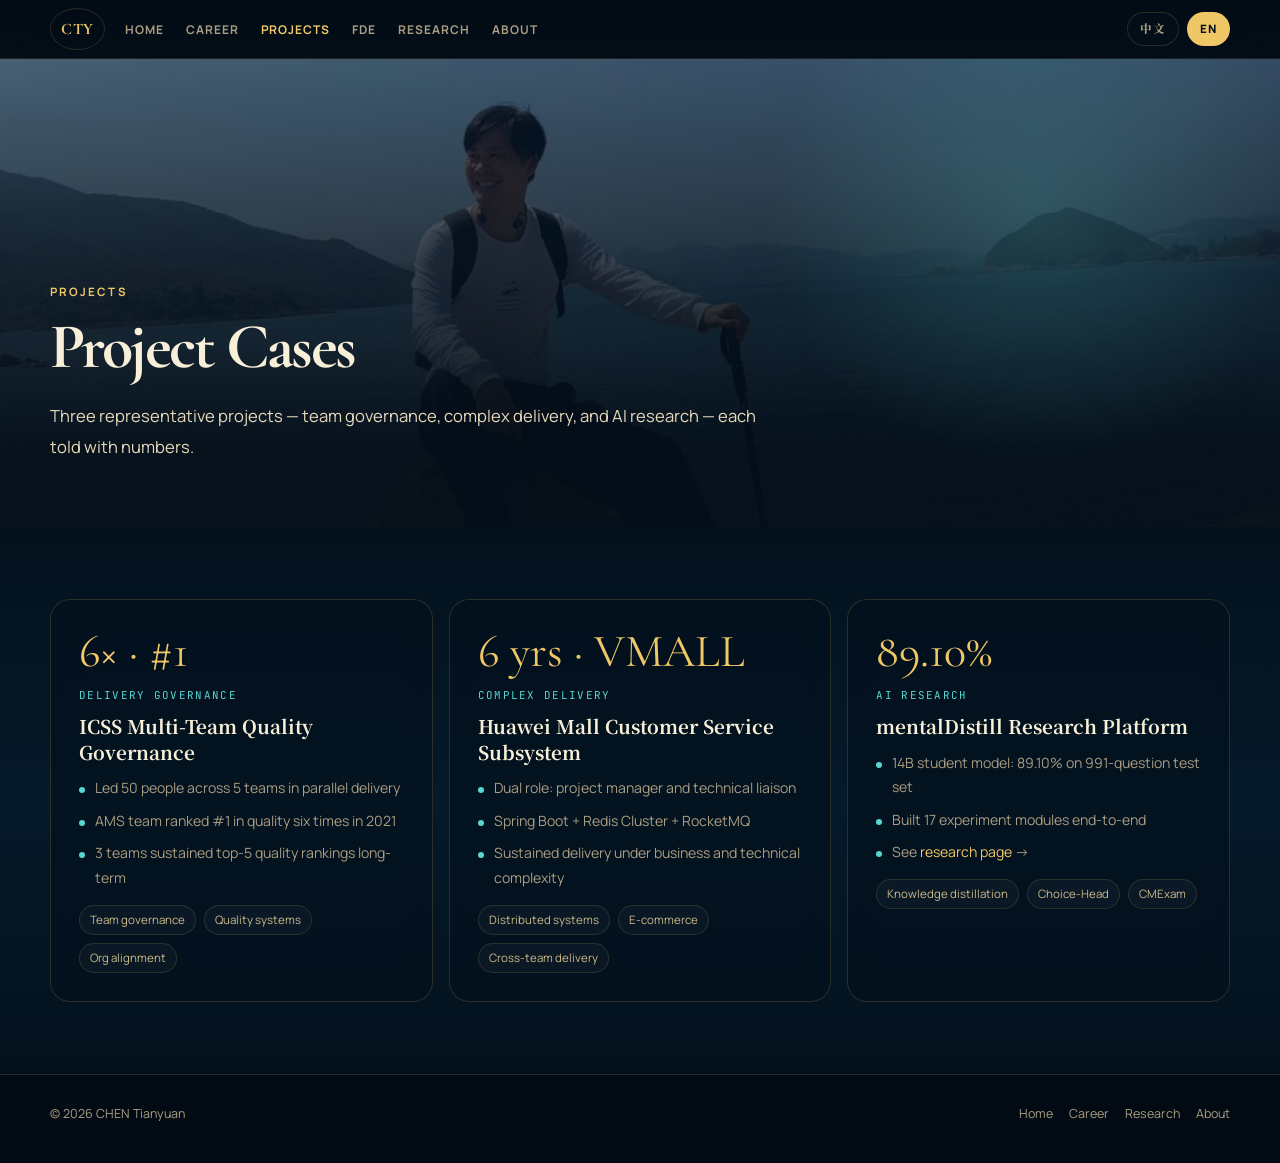
<file: en/projects.html>
<!DOCTYPE html>
<html lang="en">

<head>
  <meta charset="UTF-8">
  <meta name="viewport" content="width=device-width, initial-scale=1.0">
  <title>CHEN Tianyuan | Projects</title>
  <meta name="description" content="Representative projects: team quality governance, VMALL customer service subsystem, knowledge distillation research platform.">
  <link rel="preconnect" href="https://fonts.googleapis.com">
  <link rel="preconnect" href="https://fonts.gstatic.com" crossorigin>
  <link href="https://fonts.googleapis.com/css2?family=Cormorant+Garamond:wght@500;600;700&family=Manrope:wght@400;500;600;700;800&family=Noto+Serif+SC:wght@400;500;600;700&family=JetBrains+Mono:wght@400;600&display=swap" rel="stylesheet">
  <link rel="stylesheet" href="../css/site.css">
</head>

<body class="lang-en" data-page="projects">
  <nav class="site-nav">
    <div class="shell nav-shell">
      <a class="brand" href="index.html">CTY</a>
      <div class="nav-links">
        <a href="index.html" data-nav="home">Home</a>
        <a href="career.html" data-nav="career">Career</a>
        <a href="projects.html" data-nav="projects">Projects</a>
        <a href="fde.html" data-nav="fde">FDE</a>
        <a href="research.html" data-nav="research">Research</a>
        <a href="about.html" data-nav="about">About</a>
      </div>
      <div class="lang-switch" aria-label="Language switch">
        <a href="../projects.html">中文</a>
        <a class="is-current" href="projects.html">EN</a>
      </div>
    </div>
  </nav>

  <header class="page-banner page-hero page-bg-projects">
    <div class="page-hero-bg" aria-hidden="true"></div>
    <div class="shell reveal">
      <p class="eyebrow">Projects</p>
      <h1>Project Cases</h1>
      <p class="lead narrow">Three representative projects — team governance, complex delivery, and AI research — each told with numbers.</p>
    </div>
  </header>

  <main>
    <section class="section-block">
      <div class="shell">
        <div class="card-grid cols-3">
          <article class="feature-card reveal">
            <div class="metric">6× · #1</div>
            <span class="tag">Delivery Governance</span>
            <h3>ICSS Multi-Team Quality Governance</h3>
            <ul>
              <li>Led 50 people across 5 teams in parallel delivery</li>
              <li>AMS team ranked #1 in quality six times in 2021</li>
              <li>3 teams sustained top-5 quality rankings long-term</li>
            </ul>
            <div class="tags">
              <span>Team governance</span>
              <span>Quality systems</span>
              <span>Org alignment</span>
            </div>
          </article>

          <article class="feature-card reveal">
            <div class="metric">6 yrs · VMALL</div>
            <span class="tag">Complex Delivery</span>
            <h3>Huawei Mall Customer Service Subsystem</h3>
            <ul>
              <li>Dual role: project manager and technical liaison</li>
              <li>Spring Boot + Redis Cluster + RocketMQ</li>
              <li>Sustained delivery under business and technical complexity</li>
            </ul>
            <div class="tags">
              <span>Distributed systems</span>
              <span>E-commerce</span>
              <span>Cross-team delivery</span>
            </div>
          </article>

          <article class="feature-card reveal">
            <div class="metric">89.10%</div>
            <span class="tag">AI Research</span>
            <h3>mentalDistill Research Platform</h3>
            <ul>
              <li>14B student model: 89.10% on 991-question test set</li>
              <li>Built 17 experiment modules end-to-end</li>
              <li>See <a href="research.html">research page</a> →</li>
            </ul>
            <div class="tags">
              <span>Knowledge distillation</span>
              <span>Choice-Head</span>
              <span>CMExam</span>
            </div>
          </article>
        </div>
      </div>
    </section>
  </main>

  <footer class="site-footer">
    <div class="shell footer-shell">
      <p>© 2026 CHEN Tianyuan</p>
      <div class="footer-links">
        <a href="index.html">Home</a>
        <a href="career.html">Career</a>
        <a href="research.html">Research</a>
        <a href="about.html">About</a>
      </div>
    </div>
  </footer>

  <div class="mobile-quickbar" aria-label="Mobile quick actions">
    <a href="index.html" data-nav="home">Home</a>
    <a href="projects.html" data-nav="projects">Projects</a>
    <a href="about.html" data-nav="about">Contact</a>
    <a class="mobile-quickbar-primary" href="../陈天元pm.pdf" download>CV</a>
  </div>

  <script src="../js/site.js"></script>
</body>

</html>
</file>
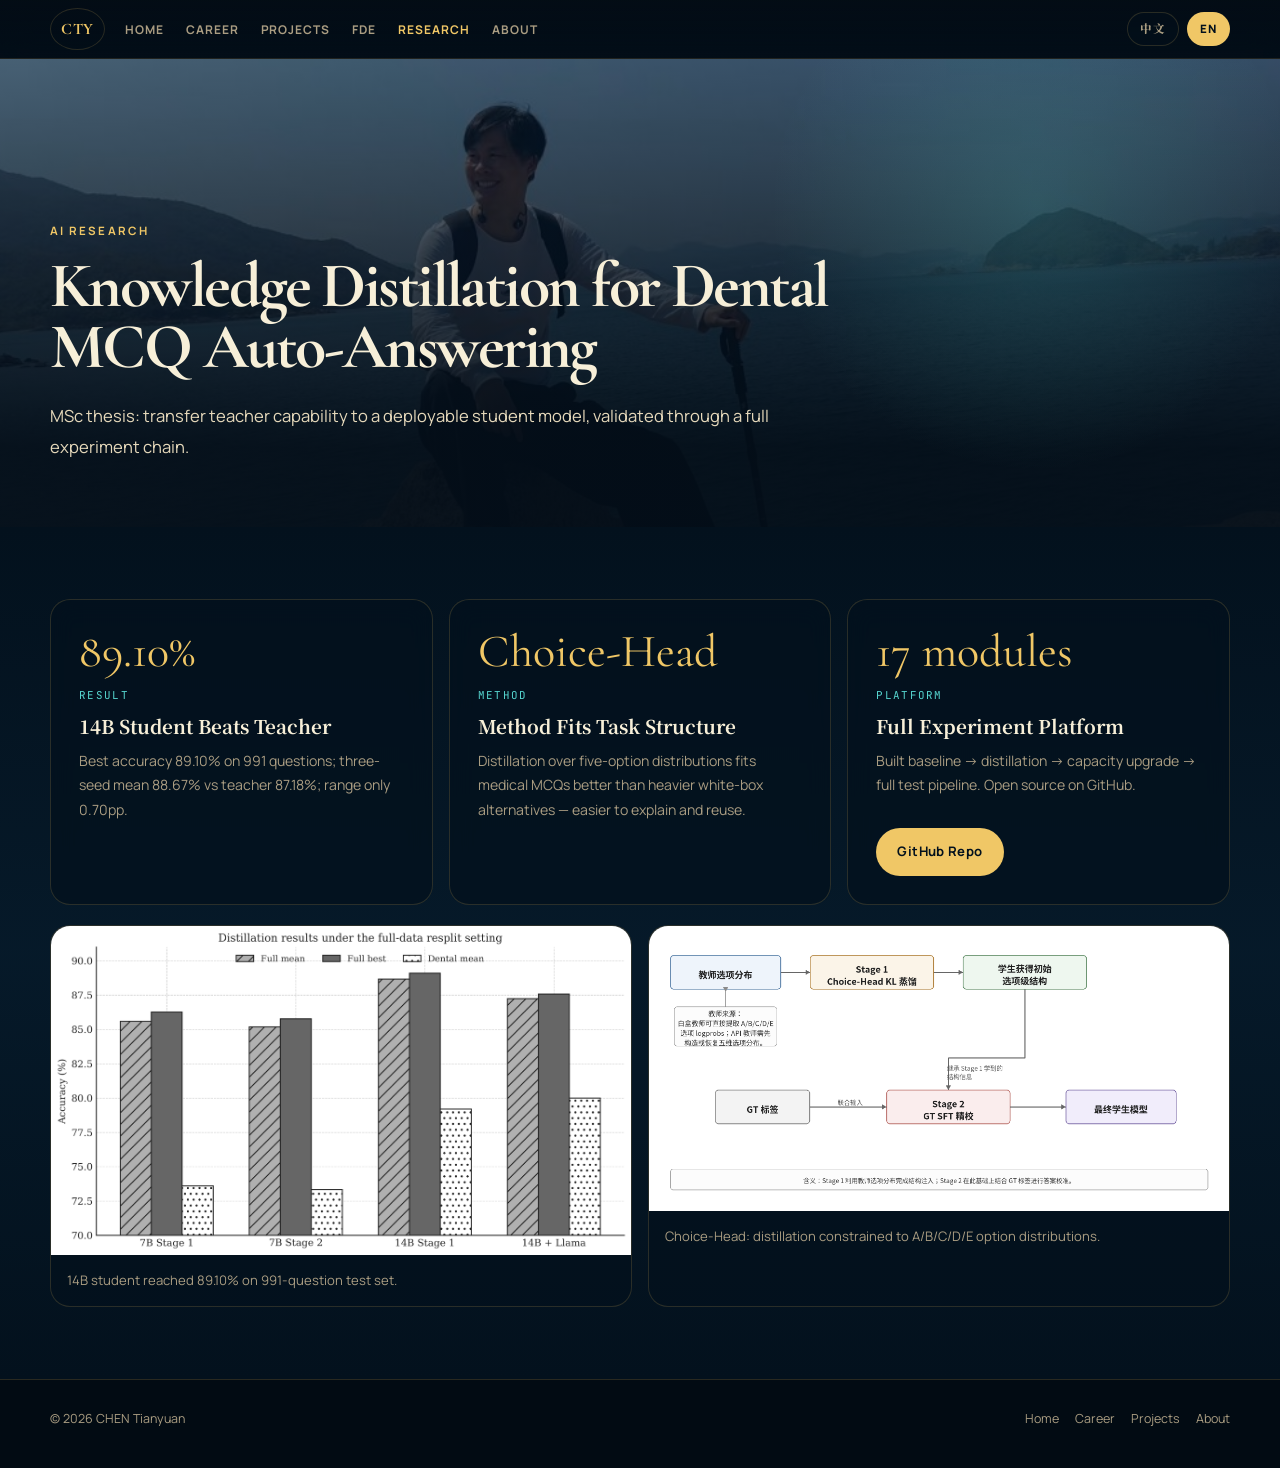
<file: en/research.html>
<!DOCTYPE html>
<html lang="en">

<head>
  <meta charset="UTF-8">
  <meta name="viewport" content="width=device-width, initial-scale=1.0">
  <title>CHEN Tianyuan | Research</title>
  <meta name="description" content="MSc thesis: knowledge distillation for dental MCQ auto-answering, 14B student model 89.10%.">
  <link rel="preconnect" href="https://fonts.googleapis.com">
  <link rel="preconnect" href="https://fonts.gstatic.com" crossorigin>
  <link href="https://fonts.googleapis.com/css2?family=Cormorant+Garamond:wght@500;600;700&family=Manrope:wght@400;500;600;700;800&family=Noto+Serif+SC:wght@400;500;600;700&family=JetBrains+Mono:wght@400;600&display=swap" rel="stylesheet">
  <link rel="stylesheet" href="../css/site.css">
</head>

<body class="lang-en" data-page="research">
  <nav class="site-nav">
    <div class="shell nav-shell">
      <a class="brand" href="index.html">CTY</a>
      <div class="nav-links">
        <a href="index.html" data-nav="home">Home</a>
        <a href="career.html" data-nav="career">Career</a>
        <a href="projects.html" data-nav="projects">Projects</a>
        <a href="fde.html" data-nav="fde">FDE</a>
        <a href="research.html" data-nav="research">Research</a>
        <a href="about.html" data-nav="about">About</a>
      </div>
      <div class="lang-switch" aria-label="Language switch">
        <a href="../research.html">中文</a>
        <a class="is-current" href="research.html">EN</a>
      </div>
    </div>
  </nav>

  <header class="page-banner page-hero page-bg-research">
    <div class="page-hero-bg" aria-hidden="true"></div>
    <div class="shell reveal">
      <p class="eyebrow">AI Research</p>
      <h1>Knowledge Distillation for Dental MCQ Auto-Answering</h1>
      <p class="lead narrow">MSc thesis: transfer teacher capability to a deployable student model, validated through a full experiment chain.</p>
    </div>
  </header>

  <main>
    <section class="section-block">
      <div class="shell">
        <div class="card-grid cols-3">
          <article class="feature-card reveal">
            <div class="metric">89.10%</div>
            <span class="tag">Result</span>
            <h3>14B Student Beats Teacher</h3>
            <p>Best accuracy 89.10% on 991 questions; three-seed mean 88.67% vs teacher 87.18%; range only 0.70pp.</p>
          </article>
          <article class="feature-card reveal">
            <div class="metric">Choice-Head</div>
            <span class="tag">Method</span>
            <h3>Method Fits Task Structure</h3>
            <p>Distillation over five-option distributions fits medical MCQs better than heavier white-box alternatives — easier to explain and reuse.</p>
          </article>
          <article class="feature-card reveal">
            <div class="metric">17 modules</div>
            <span class="tag">Platform</span>
            <h3>Full Experiment Platform</h3>
            <p>Built baseline → distillation → capacity upgrade → full test pipeline. Open source on GitHub.</p>
            <div class="cta-row">
              <a class="button button-primary" href="https://github.com/arthaschan/mentalDistill" target="_blank" rel="noopener">GitHub Repo</a>
            </div>
          </article>
        </div>

        <div class="research-figure-grid reveal">
          <figure class="figure-frame">
            <img src="../assets/research/fig_4_4_full_data_distill_results.png" alt="Full data distillation results">
            <figcaption>14B student reached 89.10% on 991-question test set.</figcaption>
          </figure>
          <figure class="figure-frame">
            <img src="../assets/research/fig_3_1_choice_head_pipeline.png" alt="Choice-Head pipeline">
            <figcaption>Choice-Head: distillation constrained to A/B/C/D/E option distributions.</figcaption>
          </figure>
        </div>
      </div>
    </section>
  </main>

  <footer class="site-footer">
    <div class="shell footer-shell">
      <p>© 2026 CHEN Tianyuan</p>
      <div class="footer-links">
        <a href="index.html">Home</a>
        <a href="career.html">Career</a>
        <a href="projects.html">Projects</a>
        <a href="about.html">About</a>
      </div>
    </div>
  </footer>

  <div class="mobile-quickbar" aria-label="Mobile quick actions">
    <a href="index.html" data-nav="home">Home</a>
    <a href="projects.html" data-nav="projects">Projects</a>
    <a href="about.html" data-nav="about">Contact</a>
    <a class="mobile-quickbar-primary" href="../陈天元pm.pdf" download>CV</a>
  </div>

  <script src="../js/site.js"></script>
</body>

</html>
</file>
<file: css/site.css>
:root {
  --deep: #03111d;
  --deep2: #061a2a;
  --sand: #f7efd8;
  --sand2: #e6d9bb;
  --sand3: #cbb98b;
  --gold: #d4a574;
  --gold2: #f0c766;
  --cyan: #57d7d1;
  --text: #f2ead6;
  --muted: #aa9d82;
  --glass: rgba(3, 17, 29, 0.68);
  --border: rgba(240, 199, 102, 0.16);
  --shadow: 0 24px 72px rgba(0, 0, 0, 0.42);
  --max: 1180px;
  --radius: 18px;
}

* {
  box-sizing: border-box;
  margin: 0;
  padding: 0;
}

html {
  scroll-behavior: smooth;
}

body {
  min-height: 100vh;
  font-family: "Manrope", "Noto Serif SC", -apple-system, BlinkMacSystemFont, sans-serif;
  color: var(--text);
  background: var(--deep);
  line-height: 1.75;
  -webkit-font-smoothing: antialiased;
  overflow-x: hidden;
}

.mobile-quickbar {
  display: none;
}

a {
  color: var(--gold2);
  text-decoration: none;
  transition: color 0.2s, transform 0.25s, border-color 0.2s;
}

a:hover {
  color: var(--gold);
}

img {
  display: block;
  max-width: 100%;
}

::selection {
  color: var(--deep);
  background: var(--gold);
}

.shell {
  width: min(var(--max), calc(100% - 40px));
  margin: 0 auto;
}

/* ── Nav ── */
.site-nav {
  position: sticky;
  top: 0;
  z-index: 50;
  backdrop-filter: blur(18px);
  background: linear-gradient(180deg, rgba(3, 12, 21, 0.94), rgba(3, 12, 21, 0.62));
  border-bottom: 1px solid rgba(240, 199, 102, 0.12);
  padding-top: env(safe-area-inset-top, 0px);
}

.nav-shell {
  display: flex;
  align-items: center;
  justify-content: space-between;
  gap: 20px;
  min-height: 58px;
}

.brand {
  display: inline-flex;
  align-items: center;
  justify-content: center;
  min-width: 42px;
  height: 42px;
  padding: 0 10px;
  border-radius: 50%;
  border: 1px solid var(--border);
  font-family: "Cormorant Garamond", "Noto Serif SC", serif;
  font-size: 1rem;
  font-weight: 700;
  color: var(--gold2);
  letter-spacing: 0.04em;
}

.nav-links {
  display: flex;
  align-items: center;
  gap: 22px;
  flex-wrap: wrap;
}

.lang-switch {
  display: inline-flex;
  align-items: center;
  gap: 8px;
  margin-left: auto;
}

.lang-switch a {
  display: inline-flex;
  align-items: center;
  justify-content: center;
  min-height: 34px;
  padding: 0 12px;
  border-radius: 999px;
  border: 1px solid var(--border);
  background: rgba(3, 17, 29, 0.42);
  color: var(--muted);
  font-size: 0.72rem;
  font-weight: 800;
  letter-spacing: 0.08em;
}

.lang-switch a.is-current {
  color: var(--deep);
  background: var(--gold2);
  border-color: transparent;
}

.nav-links a {
  color: var(--muted);
  font-size: 0.75rem;
  letter-spacing: 0.08em;
  text-transform: uppercase;
  font-weight: 700;
}

.nav-links a:hover,
.nav-links a.is-active {
  color: var(--gold2);
}

/* ── Hero ── */
.hero-panel,
.page-banner {
  position: relative;
  overflow: hidden;
}

.hero-home {
  min-height: 100vh;
  display: flex;
  align-items: center;
  padding: 7rem 0 4rem;
}

.hero-bg,
.page-hero-bg {
  position: absolute;
  inset: 0;
  background: var(--hero-img, url("../assets/img/portrait.png")) center/cover no-repeat;
  transform: scale(1.03);
}

.hero-bg::after,
.page-hero-bg::after {
  content: "";
  position: absolute;
  inset: 0;
  background:
    linear-gradient(90deg, rgba(3, 13, 23, 0.98), rgba(3, 13, 23, 0.84) 48%, rgba(3, 13, 23, 0.55)),
    linear-gradient(180deg, rgba(3, 13, 23, 0.12), rgba(3, 13, 23, 0.96)),
    radial-gradient(circle at 72% 36%, rgba(87, 215, 209, 0.18), transparent 25%);
}

.page-hero {
  min-height: 52vh;
  display: flex;
  align-items: flex-end;
  padding: 5rem 0 4rem;
}

.page-bg-career {
  --hero-img: url("../assets/img/portrait.png");
}

.page-bg-projects {
  --hero-img: url("../assets/img/portrait.png");
}

.page-bg-research {
  --hero-img: url("../assets/img/portrait.png");
}

.page-bg-about {
  --hero-img: url("../assets/img/portrait.png");
}

.page-hero-bg::after {
  background:
    radial-gradient(circle at 80% 32%, rgba(87, 215, 209, 0.18), transparent 24%),
    linear-gradient(180deg, rgba(3, 13, 23, 0.5), rgba(3, 13, 23, 0.96) 82%);
}

.hero-noise {
  position: absolute;
  inset: 0;
  z-index: 1;
  background-image:
    linear-gradient(rgba(240, 199, 102, 0.03) 1px, transparent 1px),
    linear-gradient(90deg, rgba(240, 199, 102, 0.03) 1px, transparent 1px);
  background-size: 32px 32px;
  mask-image: linear-gradient(180deg, rgba(0, 0, 0, 0.15), transparent 88%);
  pointer-events: none;
}

.page-banner {
  margin-top: 0;
}

.hero-grid {
  display: grid;
  grid-template-columns: minmax(0, 1.618fr) minmax(280px, 0.9fr);
  gap: clamp(2rem, 5vw, 4.8rem);
  align-items: center;
  position: relative;
  z-index: 2;
}

.hero-photo {
  position: relative;
  justify-self: center;
  width: min(360px, 100%);
  aspect-ratio: 1;
  border-radius: 50%;
  padding: 10px;
  background: linear-gradient(145deg, rgba(240, 199, 102, 0.5), rgba(87, 215, 209, 0.16), rgba(255, 255, 255, 0.05));
  box-shadow: 0 35px 100px rgba(0, 0, 0, 0.52);
}

.hero-photo::after {
  content: "";
  position: absolute;
  inset: -16px;
  border-radius: 50%;
  border: 1px solid rgba(240, 199, 102, 0.14);
  pointer-events: none;
}

.hero-photo img {
  width: 100%;
  height: 100%;
  object-fit: cover;
  object-position: 50% 28%;
  border-radius: 50%;
  border: 1px solid rgba(247, 239, 216, 0.22);
}

.split {
  display: grid;
  grid-template-columns: minmax(220px, 0.72fr) minmax(0, 1.28fr);
  gap: 3rem;
  align-items: center;
}

.portrait {
  width: min(300px, 100%);
  aspect-ratio: 1;
  border-radius: 50%;
  object-fit: cover;
  object-position: 50% 28%;
  border: 1px solid rgba(247, 239, 216, 0.22);
  box-shadow: 0 24px 70px rgba(0, 0, 0, 0.5);
  background: rgba(255, 255, 255, 0.04);
  justify-self: center;
}

.hero-copy,
.page-banner .shell {
  position: relative;
  z-index: 2;
}

.eyebrow,
.card-kicker,
.contact-label {
  display: inline-block;
  color: var(--gold2);
  font-size: 0.72rem;
  letter-spacing: 0.18em;
  text-transform: uppercase;
  font-weight: 700;
}

.hero-copy h1,
.page-banner h1 {
  font-family: "Cormorant Garamond", "Noto Serif SC", serif;
  line-height: 0.96;
  letter-spacing: -0.04em;
  color: var(--sand);
}

.hero-copy h1 {
  margin-top: 18px;
  font-size: clamp(3.8rem, 9vw, 7.2rem);
  font-weight: 900;
  text-shadow: 0 22px 70px rgba(0, 0, 0, 0.45);
}

.lang-en .hero-copy h1 {
  font-size: clamp(3.4rem, 8vw, 6.8rem);
}

.page-banner h1 {
  margin-top: 12px;
  font-size: clamp(2.2rem, 5vw, 4rem);
  font-weight: 900;
  max-width: 880px;
}

.page-banner-minimal {
  min-height: auto;
  align-items: center;
  padding: 5rem 0 3.5rem;
}

.page-banner-minimal .lead-hero {
  margin-top: 0;
  max-width: 820px;
  font-family: "Cormorant Garamond", "Noto Serif SC", serif;
  font-size: clamp(1.9rem, 4.2vw, 3rem);
  font-weight: 600;
  line-height: 1.35;
  color: var(--sand2);
}

.name-lockup {
  display: flex;
  flex-direction: column;
  gap: 8px;
}

.hero-roman {
  color: var(--gold2);
  font-family: "Noto Serif SC", serif;
  font-size: clamp(1.4rem, 3vw, 2.2rem);
  font-weight: 700;
  letter-spacing: 0.1em;
}

.signal-row {
  display: flex;
  flex-wrap: wrap;
  gap: 10px;
  margin-top: 22px;
}

.signal-pill {
  padding: 8px 14px;
  border-radius: 999px;
  border: 1px solid var(--border);
  background: rgba(3, 17, 29, 0.42);
  color: var(--sand3);
  font-size: 0.74rem;
  letter-spacing: 0.04em;
  font-weight: 600;
}

.signal-pill.cyan {
  border-color: rgba(87, 215, 209, 0.25);
  color: var(--cyan);
}

.lead {
  margin-top: 22px;
  max-width: 660px;
  font-size: 1.04rem;
  color: var(--sand2);
  line-height: 1.9;
}

.narrow {
  max-width: 720px;
}

.hero-statbar {
  display: grid;
  grid-template-columns: repeat(4, minmax(0, 1fr));
  gap: 12px;
  margin-top: 28px;
  max-width: 760px;
}

.stat-chip {
  padding: 16px;
  border-radius: 16px;
  border: 1px solid var(--border);
  background: rgba(3, 17, 29, 0.54);
  backdrop-filter: blur(12px);
}

.stat-chip strong {
  display: block;
  color: var(--gold2);
  font-family: "Cormorant Garamond", serif;
  font-size: clamp(1.6rem, 3vw, 2rem);
  line-height: 1;
}

.stat-chip span {
  display: block;
  margin-top: 8px;
  color: var(--muted);
  font-size: 0.66rem;
  letter-spacing: 0.06em;
  text-transform: uppercase;
}

.cta-row {
  display: flex;
  flex-wrap: wrap;
  gap: 14px;
  margin-top: 30px;
}

.button {
  display: inline-flex;
  align-items: center;
  justify-content: center;
  min-height: 48px;
  padding: 0 20px;
  border-radius: 999px;
  border: 1px solid transparent;
  font-size: 0.82rem;
  font-weight: 700;
  letter-spacing: 0.03em;
  transition: transform 0.2s ease, background 0.2s ease, border-color 0.2s ease;
}

.button:hover {
  transform: translateY(-2px);
}

.button-primary {
  color: var(--deep);
  background: var(--gold2);
}

.button-primary:hover {
  background: var(--gold);
  color: var(--deep);
}

.button-secondary {
  color: var(--sand2);
  background: rgba(3, 17, 29, 0.38);
  border-color: rgba(240, 199, 102, 0.28);
}

.button-secondary:hover {
  border-color: var(--gold2);
  color: var(--gold2);
}

/* ── Sections ── */
.section-block {
  padding: 72px 0;
  background: linear-gradient(180deg, rgba(3, 17, 29, 0.98), rgba(6, 26, 42, 0.94), rgba(3, 17, 29, 0.98));
}

.section-block + .section-block {
  border-top: 1px solid rgba(240, 199, 102, 0.08);
}

.section-head {
  margin-bottom: 28px;
}

.section-head h2 {
  margin-top: 10px;
  font-family: "Cormorant Garamond", "Noto Serif SC", serif;
  font-size: clamp(1.8rem, 3.3vw, 2.5rem);
  line-height: 1.25;
  color: var(--sand);
  max-width: 800px;
}

.section-text {
  margin-top: 10px;
  color: var(--muted);
  font-size: 0.96rem;
  max-width: 680px;
  line-height: 1.85;
}

.wave-divider {
  height: 1px;
  background: linear-gradient(90deg, transparent, rgba(240, 199, 102, 0.24), transparent);
  margin-bottom: 28px;
}

/* ── Portal grid (home nav) ── */
.portal-grid {
  display: grid;
  grid-template-columns: repeat(3, minmax(0, 1fr));
  gap: 16px;
}

.portal-card {
  position: relative;
  display: flex;
  flex-direction: column;
  min-height: 220px;
  padding: 24px;
  border: 1px solid var(--border);
  border-radius: 22px;
  background: var(--glass);
  backdrop-filter: blur(14px);
  transition: transform 0.25s, border-color 0.25s;
}

.portal-card:hover {
  transform: translateY(-4px);
  border-color: rgba(240, 199, 102, 0.34);
}

.portal-num {
  font-family: "JetBrains Mono", monospace;
  color: rgba(87, 215, 209, 0.72);
  font-size: 0.74rem;
  margin-bottom: 16px;
}

.portal-card h3 {
  font-family: "Noto Serif SC", serif;
  font-size: 1.2rem;
  color: var(--sand);
  margin-bottom: 10px;
}

.portal-card p {
  color: var(--muted);
  font-size: 0.86rem;
  line-height: 1.72;
}

.portal-arrow {
  margin-top: auto;
  padding-top: 16px;
  color: var(--gold2);
  font-size: 0.72rem;
  text-transform: uppercase;
  letter-spacing: 0.12em;
}

.open-dot {
  display: inline-block;
  width: 8px;
  height: 8px;
  border-radius: 50%;
  background: #55d98b;
  box-shadow: 0 0 0 6px rgba(85, 217, 139, 0.12);
  margin-right: 6px;
}

/* ── Card grid (projects / proof) ── */
.card-grid {
  display: grid;
  grid-template-columns: repeat(2, minmax(0, 1fr));
  gap: 16px;
  align-items: stretch;
}

.card-grid.cols-3 {
  grid-template-columns: repeat(3, minmax(0, 1fr));
}

.feature-card {
  border: 1px solid var(--border);
  border-radius: 20px;
  padding: 28px;
  background: var(--glass);
  backdrop-filter: blur(12px);
  transition: transform 0.25s, border-color 0.25s;
}

.feature-card:hover {
  border-color: rgba(240, 199, 102, 0.3);
}

.feature-card.wide {
  grid-column: span 2;
}

.metric {
  font-family: "Cormorant Garamond", serif;
  font-size: clamp(2rem, 3.6vw, 3rem);
  line-height: 1;
  color: var(--gold2);
  margin-bottom: 12px;
  overflow-wrap: anywhere;
}

.tag {
  font-size: 0.68rem;
  text-transform: uppercase;
  letter-spacing: 0.12em;
  color: var(--cyan);
  font-family: "JetBrains Mono", monospace;
  margin-bottom: 8px;
  display: block;
}

.feature-card h3 {
  font-family: "Noto Serif SC", serif;
  font-size: 1.18rem;
  color: var(--sand);
  margin-bottom: 10px;
  line-height: 1.35;
}

.feature-card p,
.feature-card li {
  color: var(--muted);
  font-size: 0.88rem;
  line-height: 1.75;
}

.feature-card ul {
  list-style: none;
  margin-top: 12px;
}

.feature-card li {
  position: relative;
  padding-left: 16px;
}

.feature-card li + li {
  margin-top: 8px;
}

.feature-card li::before {
  content: "";
  position: absolute;
  left: 0;
  top: 11px;
  width: 6px;
  height: 6px;
  border-radius: 50%;
  background: var(--cyan);
}

.tags {
  display: flex;
  flex-wrap: wrap;
  gap: 8px;
  margin-top: 14px;
}

.tags span {
  font-size: 0.72rem;
  color: var(--sand3);
  border: 1px solid rgba(240, 199, 102, 0.14);
  border-radius: 999px;
  padding: 4px 10px;
  background: rgba(255, 255, 255, 0.03);
}

/* ── Timeline ── */
.timeline {
  position: relative;
  padding-left: 36px;
}

.timeline::before {
  content: "";
  position: absolute;
  left: 5px;
  top: 0;
  bottom: 0;
  width: 1px;
  background: linear-gradient(var(--gold2), rgba(240, 199, 102, 0.05));
}

.tl-item {
  position: relative;
  margin-bottom: 28px;
}

.tl-item::before {
  content: "";
  position: absolute;
  left: -36px;
  top: 8px;
  width: 11px;
  height: 11px;
  border-radius: 50%;
  background: var(--gold2);
  box-shadow: 0 0 18px rgba(240, 199, 102, 0.35);
}

.tl-period {
  font-family: "JetBrains Mono", monospace;
  font-size: 0.72rem;
  color: var(--cyan);
  margin-bottom: 4px;
}

.tl-item h3 {
  font-family: "Noto Serif SC", serif;
  font-size: 1.1rem;
  color: var(--sand);
  margin-bottom: 4px;
}

.tl-org,
.tl-desc {
  color: var(--muted);
  font-size: 0.88rem;
  max-width: 760px;
}

/* ── Contact ── */
.contact-grid {
  display: grid;
  grid-template-columns: repeat(2, minmax(0, 1fr));
  gap: 14px;
}

.contact-card {
  display: flex;
  gap: 14px;
  align-items: center;
  padding: 18px;
  border: 1px solid var(--border);
  border-radius: 18px;
  background: var(--glass);
}

.contact-icon {
  width: 38px;
  height: 38px;
  flex: 0 0 38px;
  border-radius: 50%;
  display: flex;
  align-items: center;
  justify-content: center;
  background: rgba(240, 199, 102, 0.1);
  color: var(--gold2);
  font-weight: 800;
  font-size: 0.9rem;
}

.contact-val {
  color: var(--sand);
  font-size: 0.9rem;
  overflow-wrap: anywhere;
}

.contact-val a {
  color: var(--sand);
}

.note {
  border-left: 2px solid var(--gold2);
  padding: 16px 20px;
  background: rgba(255, 255, 255, 0.035);
  border-radius: 0 16px 16px 0;
  color: var(--sand2);
  line-height: 1.85;
  font-size: 0.92rem;
}

/* ── Research figures ── */
.research-figure-grid {
  display: grid;
  grid-template-columns: repeat(2, minmax(0, 1fr));
  gap: 16px;
  margin-top: 20px;
}

.figure-frame {
  border: 1px solid var(--border);
  border-radius: 20px;
  overflow: hidden;
  background: var(--glass);
}

.figure-frame img {
  width: 100%;
  height: auto;
}

.figure-frame figcaption {
  padding: 14px 16px;
  color: var(--muted);
  font-size: 0.82rem;
}

.qr-preview {
  width: min(100%, 220px);
  margin: 0 auto;
  padding: 14px;
  border-radius: 18px;
  background: rgba(255, 255, 255, 0.04);
  border: 1px solid var(--border);
}

/* ── Footer ── */
.site-footer {
  padding: 28px 0 38px;
  border-top: 1px solid var(--border);
  background: #020b13;
}

.footer-shell {
  display: flex;
  justify-content: space-between;
  gap: 20px;
  flex-wrap: wrap;
  align-items: center;
}

.footer-shell p,
.footer-links a {
  color: var(--muted);
  font-size: 0.78rem;
}

.footer-links {
  display: flex;
  flex-wrap: wrap;
  gap: 16px;
}

.footer-links a:hover {
  color: var(--gold2);
}

/* ── Reveal animation ── */
.reveal {
  opacity: 0;
  transform: translateY(18px);
  transition: opacity 0.65s ease, transform 0.65s ease;
}

.reveal.is-visible {
  opacity: 1;
  transform: translateY(0);
}

/* ── Responsive ── */
@media (max-width: 980px) {
  .portal-grid,
  .card-grid.cols-3 {
    grid-template-columns: repeat(2, minmax(0, 1fr));
  }

  .hero-grid,
  .split {
    grid-template-columns: 1fr;
  }

  .hero-photo {
    order: -1;
    width: min(280px, 82vw);
  }

  .hero-statbar {
    grid-template-columns: repeat(2, minmax(0, 1fr));
  }

  .feature-card.wide {
    grid-column: span 1;
  }
}

@media (max-width: 720px) {
  body {
    padding-bottom: calc(92px + env(safe-area-inset-bottom, 0px));
  }

  body.lang-en {
    line-height: 1.62;
  }

  .shell {
    width: min(var(--max), calc(100% - 24px));
  }

  /* ── 紧凑顶栏：单行 + 横向滚动 ── */
  .nav-shell {
    flex-direction: row;
    flex-wrap: nowrap;
    align-items: center;
    gap: 10px;
    min-height: 52px;
    padding: 0;
  }

  .brand {
    flex-shrink: 0;
    width: 38px;
    height: 38px;
    min-width: 38px;
    font-size: 0.88rem;
  }

  .nav-links {
    flex: 1;
    gap: 14px;
    min-width: 0;
    overflow-x: auto;
    flex-wrap: nowrap;
    scrollbar-width: none;
    -webkit-overflow-scrolling: touch;
    mask-image: linear-gradient(90deg, transparent, #000 8%, #000 92%, transparent);
  }

  .nav-links::-webkit-scrollbar {
    display: none;
  }

  .nav-links a {
    font-size: 0.68rem;
    white-space: nowrap;
    padding: 8px 0;
  }

  .lang-switch {
    flex-shrink: 0;
    width: auto;
    margin-left: 0;
    gap: 6px;
  }

  .lang-switch a {
    min-height: 30px;
    padding: 0 10px;
    font-size: 0.66rem;
  }

  /* ── Hero ── */
  .hero-home {
    min-height: auto;
    padding: 4.8rem 0 2.5rem;
  }

  .page-hero,
  .page-banner {
    padding: 4.5rem 0 2.2rem;
  }

  .hero-grid {
    gap: 1.6rem;
  }

  .hero-photo {
    order: -1;
    width: min(240px, 68vw);
  }

  .hero-copy h1 {
    font-size: clamp(2.6rem, 12vw, 3.6rem);
    margin-top: 12px;
  }

  .lang-en .hero-copy h1 {
    font-size: clamp(2.2rem, 10vw, 3.2rem);
  }

  .hero-roman {
    font-size: clamp(1.1rem, 4.5vw, 1.5rem);
  }

  .page-banner h1 {
    font-size: clamp(1.9rem, 7vw, 2.6rem);
  }

  .page-banner-minimal {
    padding: 3.8rem 0 2rem;
  }

  .page-banner-minimal .lead-hero {
    font-size: clamp(1.35rem, 5.2vw, 1.85rem);
    line-height: 1.42;
  }

  .lang-en .page-banner-minimal .lead-hero {
    font-size: clamp(1.2rem, 4.8vw, 1.65rem);
    line-height: 1.48;
  }

  .eyebrow,
  .card-kicker,
  .contact-label {
    font-size: 0.66rem;
    letter-spacing: 0.14em;
  }

  .lead {
    margin-top: 14px;
    font-size: 0.94rem;
    line-height: 1.75;
  }

  .lang-en .lead {
    font-size: 0.9rem;
    line-height: 1.65;
  }

  .signal-row {
    margin-top: 16px;
    gap: 8px;
  }

  .signal-pill {
    font-size: 0.68rem;
    padding: 7px 12px;
  }

  .hero-statbar {
    grid-template-columns: repeat(2, minmax(0, 1fr));
    gap: 10px;
    margin-top: 20px;
  }

  .stat-chip {
    padding: 14px 12px;
  }

  .stat-chip strong {
    font-size: 1.45rem;
  }

  .stat-chip span {
    font-size: 0.62rem;
  }

  .cta-row {
    flex-direction: column;
    gap: 10px;
    margin-top: 22px;
  }

  .button {
    width: 100%;
    min-height: 46px;
    font-size: 0.84rem;
  }

  /* ── 内容区 ── */
  .section-block {
    padding: 40px 0;
  }

  .section-head {
    margin-bottom: 20px;
  }

  .section-head h2 {
    font-size: clamp(1.45rem, 5vw, 1.85rem);
    line-height: 1.28;
  }

  .section-text {
    font-size: 0.88rem;
    line-height: 1.7;
  }

  .portal-grid,
  .card-grid,
  .card-grid.cols-3,
  .contact-grid,
  .research-figure-grid {
    grid-template-columns: 1fr;
    gap: 12px;
  }

  .portal-card {
    min-height: auto;
    padding: 20px;
  }

  .portal-card h3 {
    font-size: 1.08rem;
  }

  .portal-card p {
    font-size: 0.84rem;
  }

  .feature-card {
    padding: 18px;
  }

  .feature-card h3 {
    font-size: 1.05rem;
  }

  .feature-card p,
  .feature-card li {
    font-size: 0.84rem;
  }

  .metric {
    font-size: 1.85rem;
    margin-bottom: 8px;
  }

  .split {
    gap: 1.5rem;
    text-align: center;
  }

  .portrait {
    width: min(220px, 62vw);
  }

  .split .note {
    text-align: left;
  }

  .timeline {
    padding-left: 28px;
  }

  .tl-item {
    margin-bottom: 22px;
  }

  .tl-item::before {
    left: -28px;
  }

  .contact-card {
    padding: 16px;
  }

  .contact-val {
    font-size: 0.86rem;
  }

  .footer-shell {
    flex-direction: column;
    align-items: center;
    text-align: center;
    gap: 12px;
  }

  .footer-links {
    justify-content: center;
    gap: 12px;
  }

  .qr-preview {
    width: min(100%, 180px);
  }

  /* ── 底部快捷栏 ── */
  .mobile-quickbar {
    position: fixed;
    left: 12px;
    right: 12px;
    bottom: calc(10px + env(safe-area-inset-bottom, 0px));
    z-index: 40;
    display: grid;
    grid-template-columns: repeat(4, minmax(0, 1fr));
    gap: 5px;
    padding: 7px;
    border: 1px solid var(--border);
    border-radius: 14px;
    background: rgba(3, 17, 29, 0.96);
    backdrop-filter: blur(18px);
    box-shadow: 0 12px 28px rgba(0, 0, 0, 0.38);
  }

  .mobile-quickbar a {
    display: inline-flex;
    align-items: center;
    justify-content: center;
    min-height: 44px;
    padding: 0 6px;
    border-radius: 10px;
    border: 1px solid transparent;
    background: transparent;
    color: var(--muted);
    font-size: 0.7rem;
    font-weight: 700;
    letter-spacing: 0.02em;
  }

  .mobile-quickbar a.is-active {
    color: var(--gold2);
    background: rgba(240, 199, 102, 0.08);
    border-color: rgba(240, 199, 102, 0.18);
  }

  .mobile-quickbar a.mobile-quickbar-primary {
    background: var(--gold2);
    color: var(--deep);
    border-color: transparent;
    font-weight: 800;
  }

  .mobile-quickbar a.mobile-quickbar-primary.is-active {
    background: var(--gold);
    color: var(--deep);
  }

  .hero-bg::after {
    background:
      linear-gradient(90deg, rgba(3, 13, 23, 0.98), rgba(3, 13, 23, 0.92) 40%, rgba(3, 13, 23, 0.78)),
      linear-gradient(180deg, rgba(3, 13, 23, 0.2), rgba(3, 13, 23, 0.97));
  }

  .page-hero-bg::after {
    background:
      radial-gradient(circle at 80% 32%, rgba(87, 215, 209, 0.12), transparent 24%),
      linear-gradient(180deg, rgba(3, 13, 23, 0.65), rgba(3, 13, 23, 0.97) 85%);
  }

  .hero-bg,
  .page-hero-bg {
    transform: scale(1.08);
  }
}

@media (max-width: 520px) {
  .shell {
    width: min(var(--max), calc(100% - 20px));
  }

  .hero-home {
    padding-top: 4.4rem;
  }

  .hero-statbar {
    grid-template-columns: repeat(2, minmax(0, 1fr));
  }

  .signal-row {
    display: grid;
    grid-template-columns: repeat(2, minmax(0, 1fr));
  }

  .signal-pill {
    width: 100%;
    text-align: center;
    justify-content: center;
  }

  .signal-pill.cyan {
    grid-column: 1 / -1;
  }

  .metric {
    font-size: 1.7rem;
  }

  .figure-frame figcaption {
    font-size: 0.78rem;
    padding: 12px 14px;
  }
}

/* ── FDE page (fde.html / en/fde.html) ── */
.page-bg-fde {
  --hero-img: url("../assets/img/portrait.png");
}

.hero-fde {
  min-height: 80vh;
  display: flex;
  align-items: center;
  padding: 7rem 0 4rem;
}

.hero-fde .hero-copy h1 {
  font-size: clamp(3.2rem, 7.6vw, 6rem);
}

.lang-en .hero-fde .hero-copy h1 {
  font-size: clamp(2.9rem, 6.6vw, 5.4rem);
}

/* 名片信息行：网 / 微 / 邮 / 地 */
.fde-idrow {
  display: grid;
  grid-template-columns: repeat(2, minmax(0, 1fr));
  gap: 10px 18px;
  margin-top: 26px;
  max-width: 660px;
}

.fde-id {
  display: flex;
  align-items: center;
  gap: 12px;
}

.fde-id-k {
  flex: 0 0 30px;
  width: 30px;
  height: 30px;
  border-radius: 50%;
  display: flex;
  align-items: center;
  justify-content: center;
  background: rgba(240, 199, 102, 0.1);
  border: 1px solid var(--border);
  color: var(--gold2);
  font-size: 0.78rem;
  font-weight: 800;
}

.fde-id b {
  display: block;
  color: var(--sand);
  font-size: 0.82rem;
  font-weight: 600;
  letter-spacing: 0.02em;
}

.fde-id span {
  display: block;
  color: var(--muted);
  font-size: 0.78rem;
  overflow-wrap: anywhere;
}

/* 交付五步 */
.fde-steps {
  display: grid;
  grid-template-columns: repeat(5, minmax(0, 1fr));
  gap: 16px;
}

.fde-step {
  border-top: 1px solid rgba(240, 199, 102, 0.3);
  padding-top: 14px;
}

.fde-step-no {
  font-family: "JetBrains Mono", monospace;
  font-size: 0.68rem;
  letter-spacing: 0.14em;
  color: var(--cyan);
}

.fde-step h4 {
  font-family: "Noto Serif SC", serif;
  font-size: 1rem;
  color: var(--sand);
  margin: 8px 0 6px;
  line-height: 1.4;
}

.fde-step p {
  color: var(--muted);
  font-size: 0.82rem;
  line-height: 1.7;
}

/* 编号服务卡 */
.fde-svc-grid {
  display: grid;
  grid-template-columns: repeat(2, minmax(0, 1fr));
  gap: 16px;
}

.fde-svc {
  display: grid;
  grid-template-columns: 48px minmax(0, 1fr);
  gap: 18px;
  padding: 26px;
  border: 1px solid var(--border);
  border-radius: 20px;
  background: var(--glass);
  backdrop-filter: blur(12px);
  transition: transform 0.25s, border-color 0.25s;
}

.fde-svc:hover {
  transform: translateY(-3px);
  border-color: rgba(240, 199, 102, 0.3);
}

.fde-svc-no {
  font-family: "Cormorant Garamond", serif;
  font-size: 1.7rem;
  line-height: 1;
  color: var(--gold2);
  letter-spacing: 0.02em;
}

.fde-svc h3 {
  font-family: "Noto Serif SC", serif;
  font-size: 1.08rem;
  color: var(--sand);
  margin-bottom: 8px;
  line-height: 1.4;
}

.fde-svc p {
  color: var(--muted);
  font-size: 0.86rem;
  line-height: 1.75;
}

.fde-svc ul {
  list-style: none;
  margin-top: 10px;
}

.fde-svc li {
  position: relative;
  padding-left: 15px;
  color: var(--muted);
  font-size: 0.84rem;
  line-height: 1.72;
}

.fde-svc li + li {
  margin-top: 6px;
}

.fde-svc li::before {
  content: "";
  position: absolute;
  left: 0;
  top: 10px;
  width: 5px;
  height: 5px;
  border-radius: 50%;
  background: var(--cyan);
}

/* 正在寻找 / 需求 */
.fde-look {
  display: grid;
  gap: 14px;
}

.fde-look-item {
  display: grid;
  grid-template-columns: 26px minmax(0, 1fr);
  gap: 16px;
  padding: 22px 24px;
  border: 1px solid var(--border);
  border-left: 2px solid var(--gold2);
  border-radius: 0 18px 18px 0;
  background: rgba(255, 255, 255, 0.035);
}

.fde-look-mark {
  color: var(--gold2);
  font-size: 0.9rem;
  line-height: 1.9;
}

.fde-look-item h3 {
  font-family: "Noto Serif SC", serif;
  font-size: 1.06rem;
  color: var(--sand);
  margin-bottom: 6px;
  line-height: 1.45;
}

.fde-look-item p {
  color: var(--muted);
  font-size: 0.86rem;
  line-height: 1.78;
}

.fde-look-item .tags {
  margin-top: 12px;
}

@media (max-width: 980px) {
  .hero-fde {
    min-height: auto;
    padding: 5.5rem 0 3rem;
  }

  .fde-steps {
    grid-template-columns: repeat(2, minmax(0, 1fr));
  }

  .fde-svc-grid {
    grid-template-columns: 1fr;
  }
}

@media (max-width: 720px) {
  .hero-fde {
    padding: 4.8rem 0 2.4rem;
  }

  .fde-idrow {
    grid-template-columns: 1fr;
  }

  .fde-steps {
    grid-template-columns: 1fr;
  }

  .fde-svc {
    grid-template-columns: 1fr;
    gap: 10px;
    padding: 22px;
  }
}

/* ── FDE entry banner on the home page ── */
.portal-banner {
  grid-column: 1 / -1;
  display: flex;
  align-items: center;
  justify-content: space-between;
  gap: 26px;
  padding: 26px 30px;
  border: 1px solid rgba(240, 199, 102, 0.28);
  border-radius: 22px;
  background: linear-gradient(110deg, rgba(240, 199, 102, 0.1), rgba(87, 215, 209, 0.05) 55%, var(--glass));
  backdrop-filter: blur(14px);
  transition: transform 0.25s, border-color 0.25s;
}

.portal-banner:hover {
  transform: translateY(-4px);
  border-color: rgba(240, 199, 102, 0.46);
}

.portal-banner .portal-num {
  margin-bottom: 8px;
}

.portal-banner h3 {
  font-family: "Noto Serif SC", serif;
  font-size: 1.24rem;
  color: var(--sand);
  margin-bottom: 8px;
}

.portal-banner p {
  color: var(--muted);
  font-size: 0.87rem;
  line-height: 1.74;
  max-width: 760px;
}

.portal-banner .portal-arrow {
  margin-top: 0;
  padding-top: 0;
  white-space: nowrap;
  flex-shrink: 0;
}

@media (max-width: 720px) {
  .portal-banner {
    flex-direction: column;
    align-items: flex-start;
    gap: 14px;
    padding: 22px 22px 24px;
  }
}

/* ── Contact QR pair (FDE page) ── */
.qr-pair {
  display: grid;
  grid-template-columns: minmax(0, 1.25fr) minmax(0, 1fr);
  gap: 16px;
  align-items: stretch;
  margin-top: 26px;
}

.qr-card {
  display: flex;
  align-items: center;
  gap: 18px;
  padding: 18px;
  border: 1px solid var(--border);
  border-radius: 20px;
  background: var(--glass);
}

.qr-card img {
  width: 132px;
  height: 132px;
  flex: 0 0 132px;
  padding: 7px;
  border-radius: 14px;
  background: #ffffff;
}

.qr-card--lg img {
  width: 168px;
  height: 168px;
  flex-basis: 168px;
}

.qr-card-text b {
  display: block;
  color: var(--sand);
  font-size: 1rem;
  letter-spacing: 0.01em;
}

.qr-card-text span {
  display: block;
  margin-top: 5px;
  color: var(--muted);
  font-size: 0.82rem;
  line-height: 1.6;
}

.qr-card-text .qr-tip {
  color: var(--gold2);
  font-weight: 600;
}

.qr-card-text .qr-id {
  margin-top: 8px;
  font-family: "JetBrains Mono", monospace;
  font-size: 0.82rem;
  color: var(--sand2);
  overflow-wrap: anywhere;
}

@media (max-width: 860px) {
  .qr-pair {
    grid-template-columns: 1fr;
  }

  .qr-card,
  .qr-card--lg {
    gap: 16px;
    padding: 16px;
  }

  .qr-card img,
  .qr-card--lg img {
    width: 132px;
    height: 132px;
    flex-basis: 132px;
  }
}

@media (max-width: 420px) {
  .qr-card,
  .qr-card--lg {
    flex-direction: column;
    align-items: flex-start;
  }

  .qr-card img,
  .qr-card--lg img {
    width: 190px;
    height: 190px;
    flex-basis: auto;
  }
}
</file>
